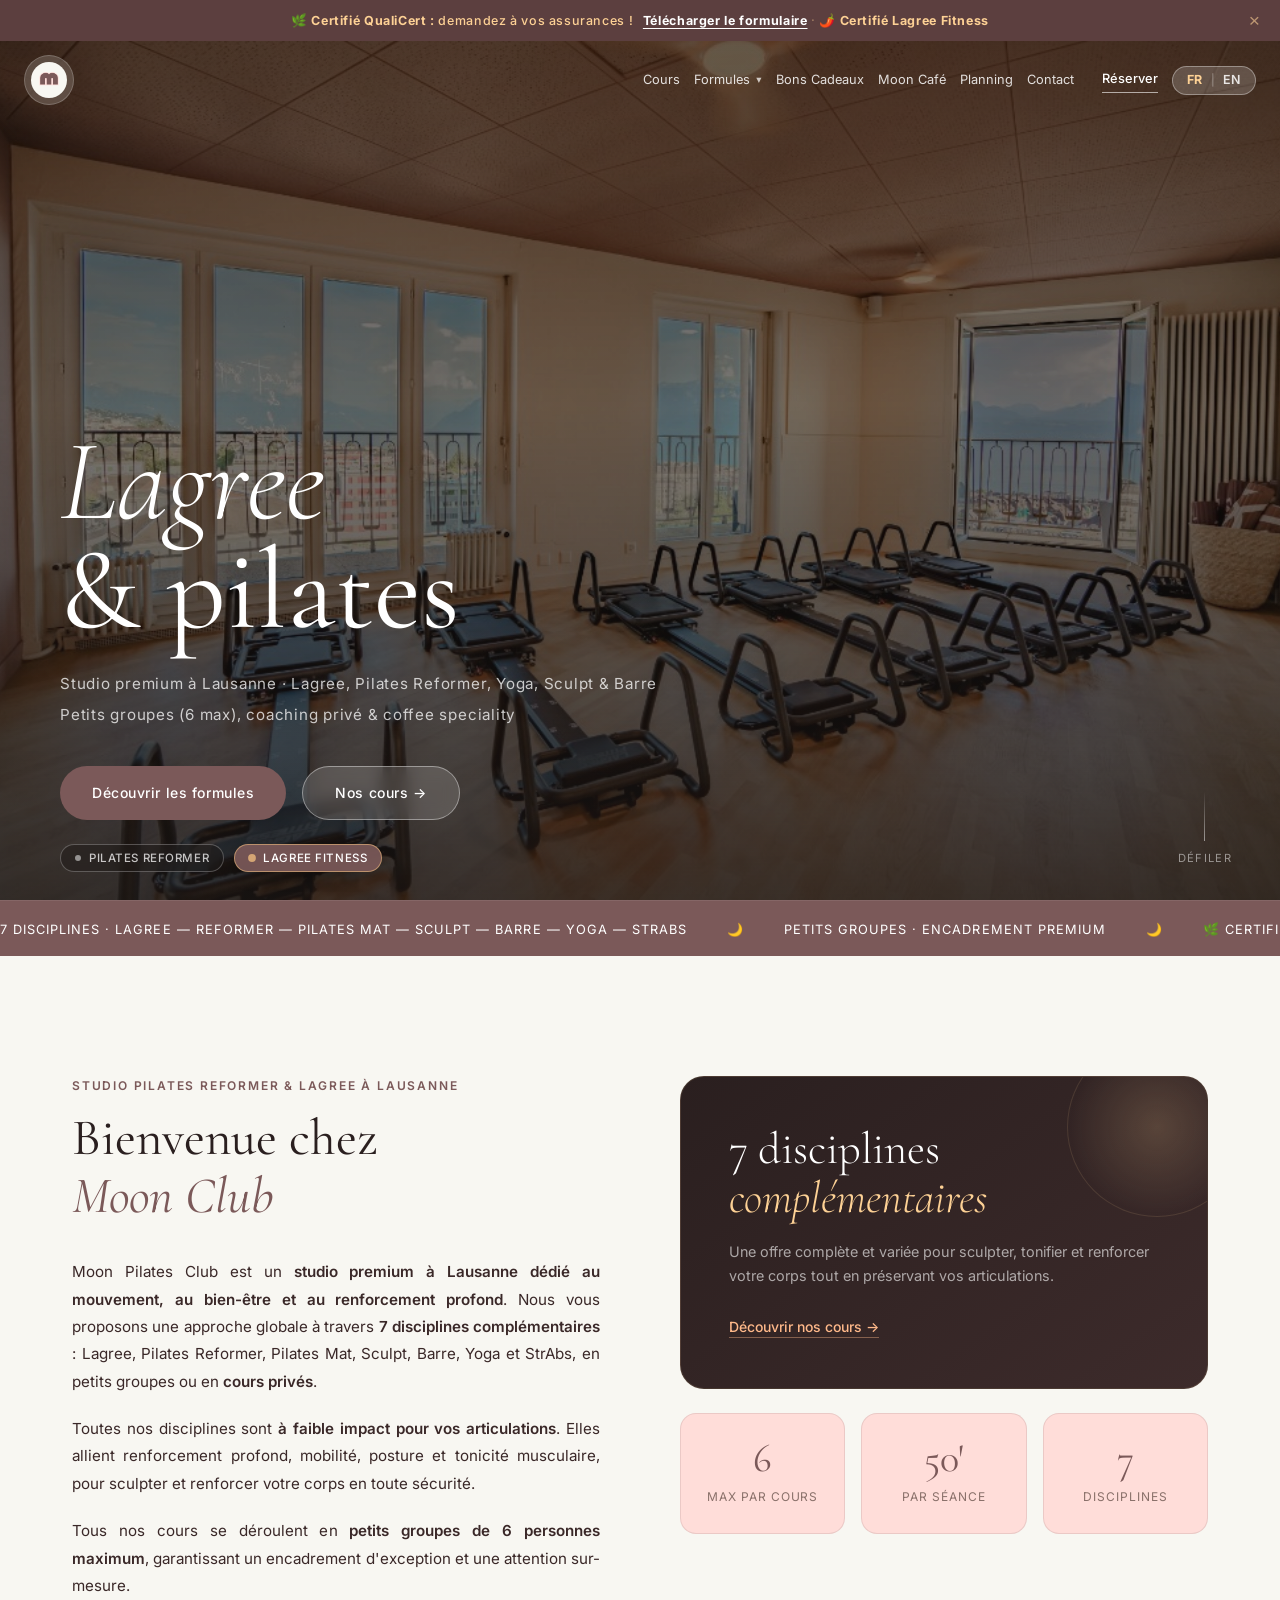
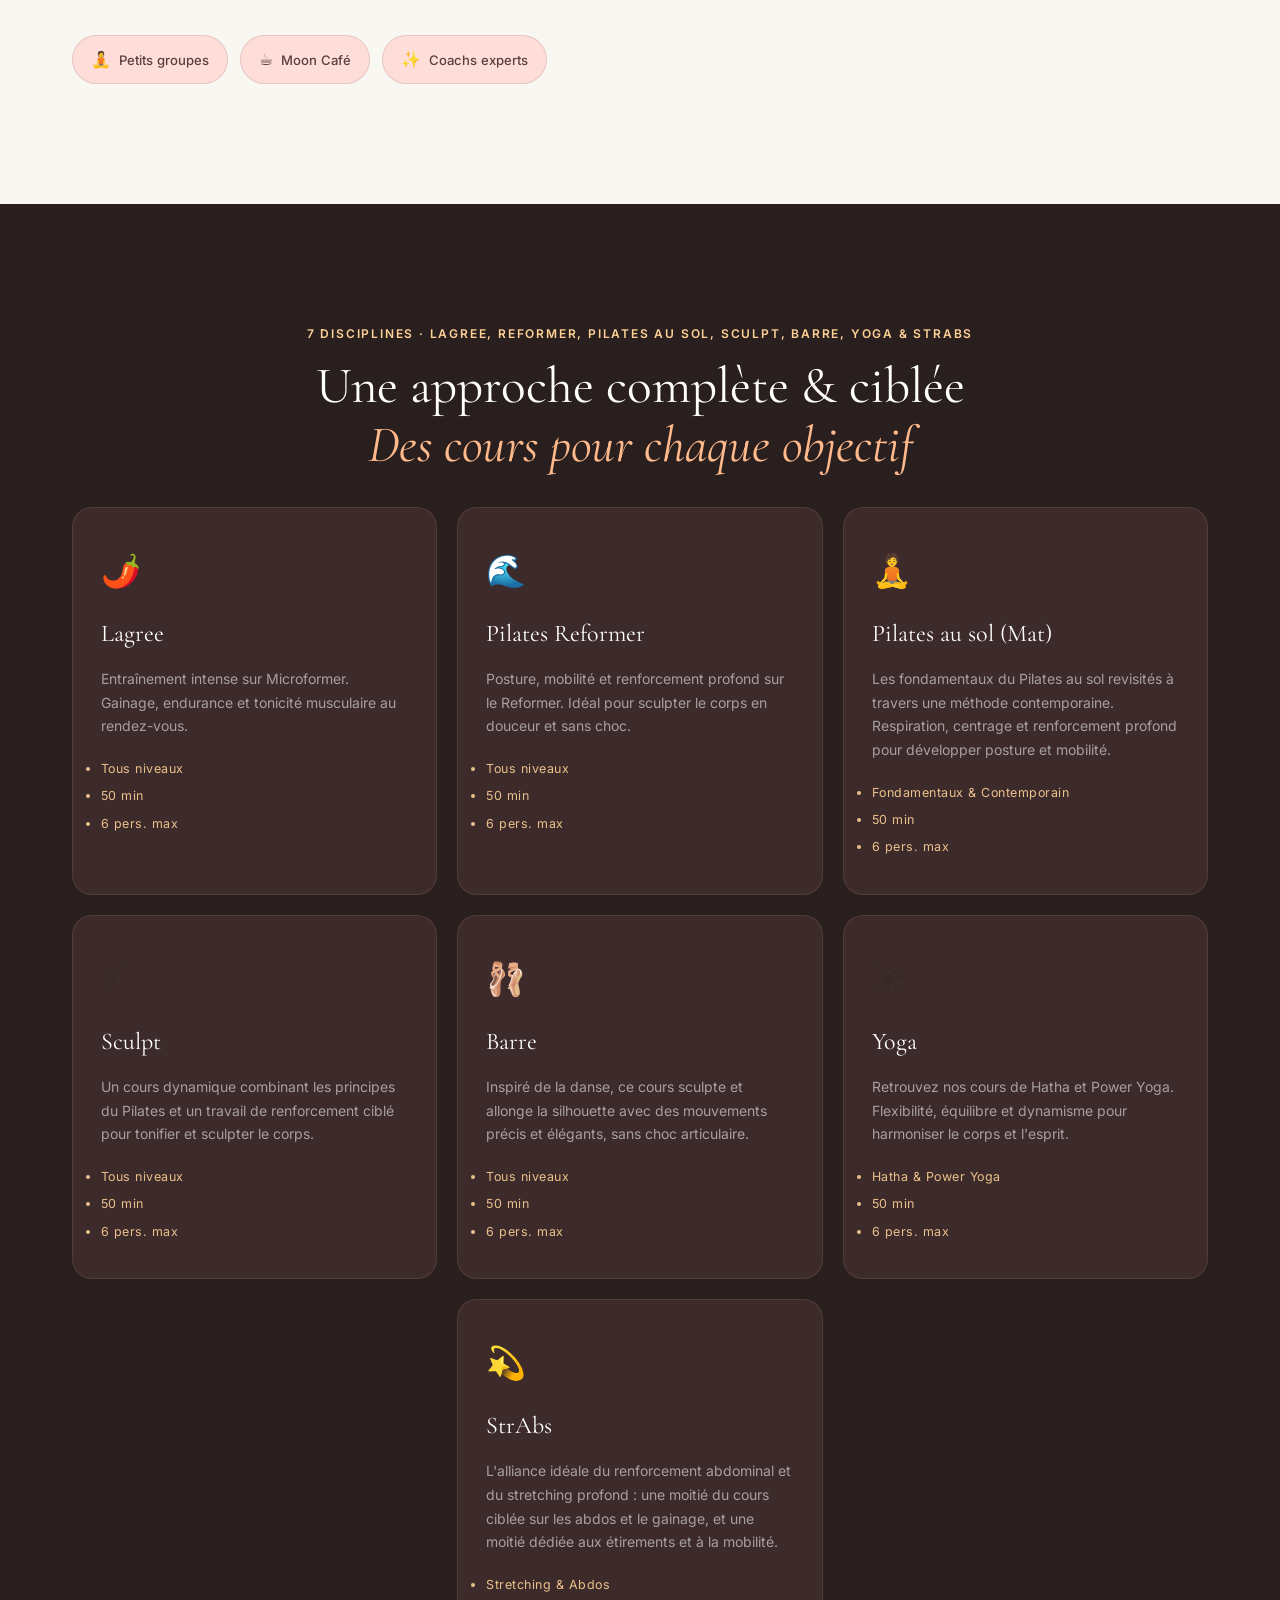
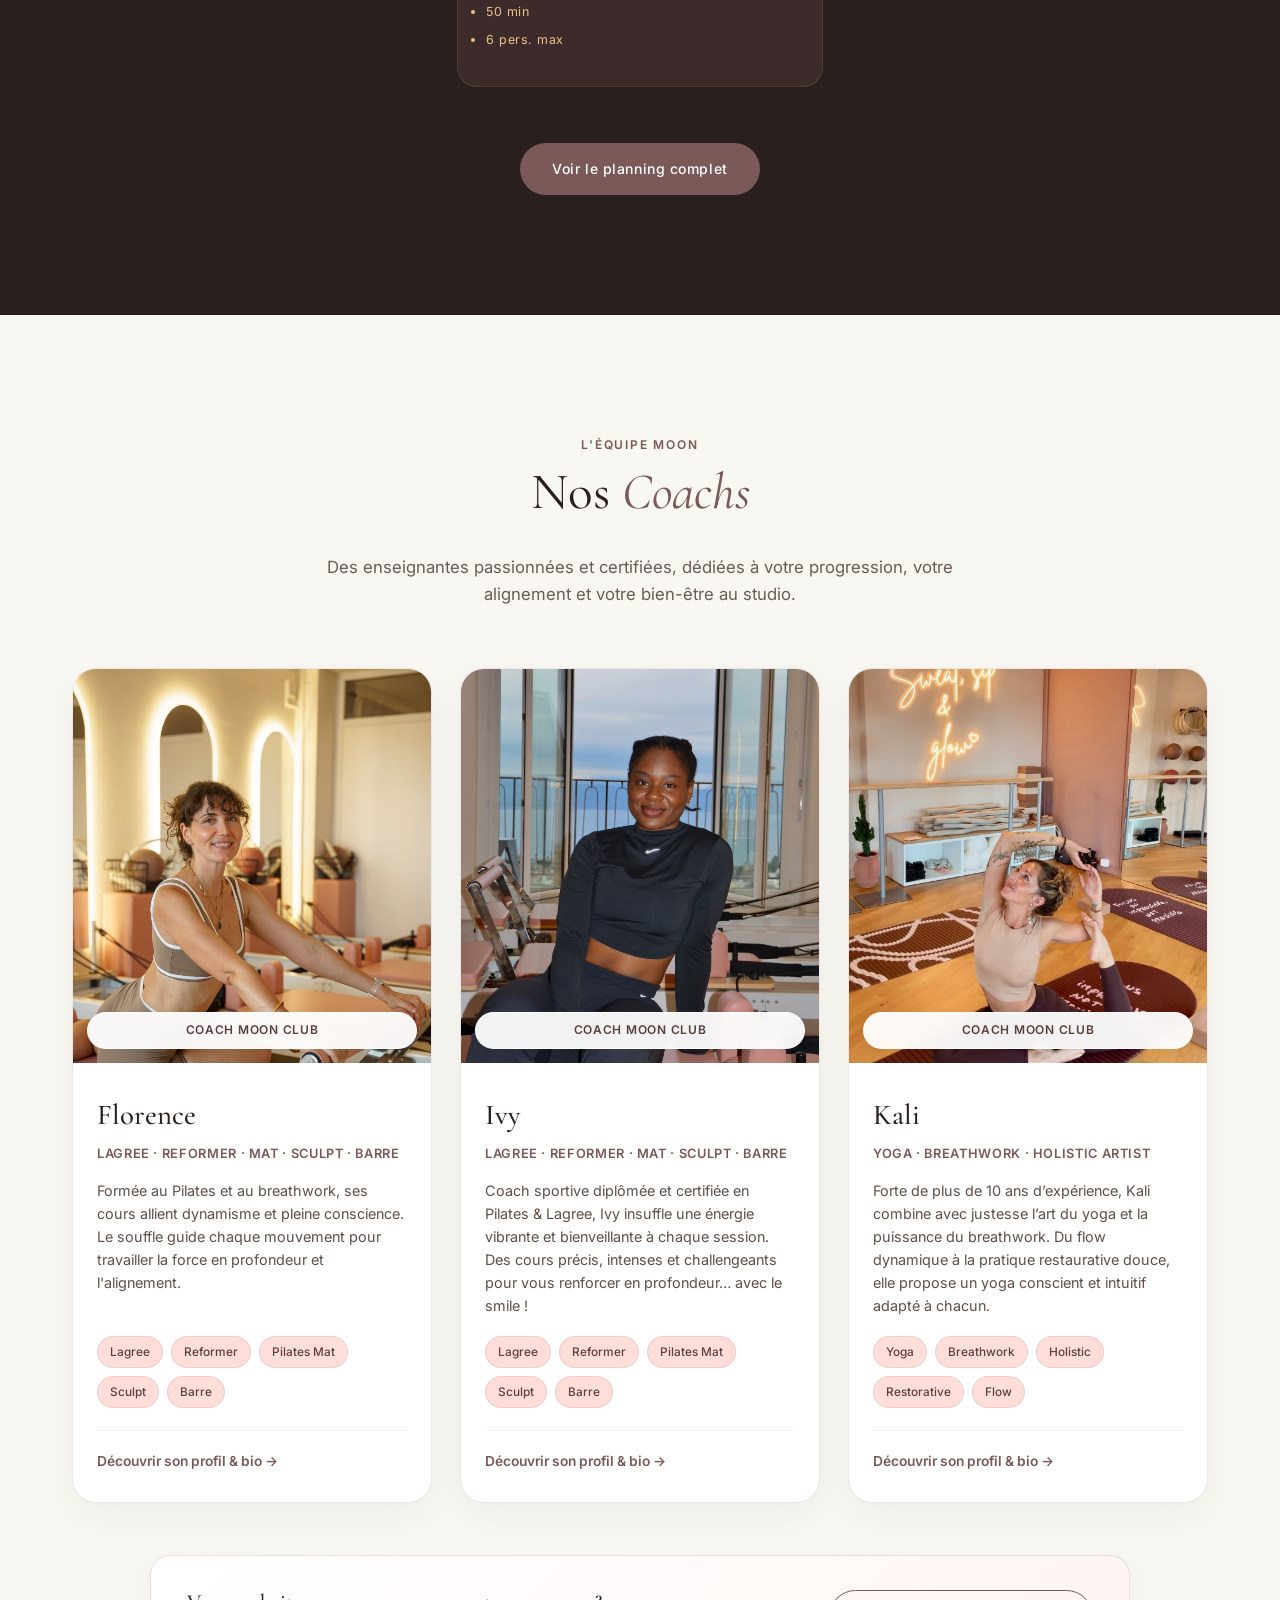
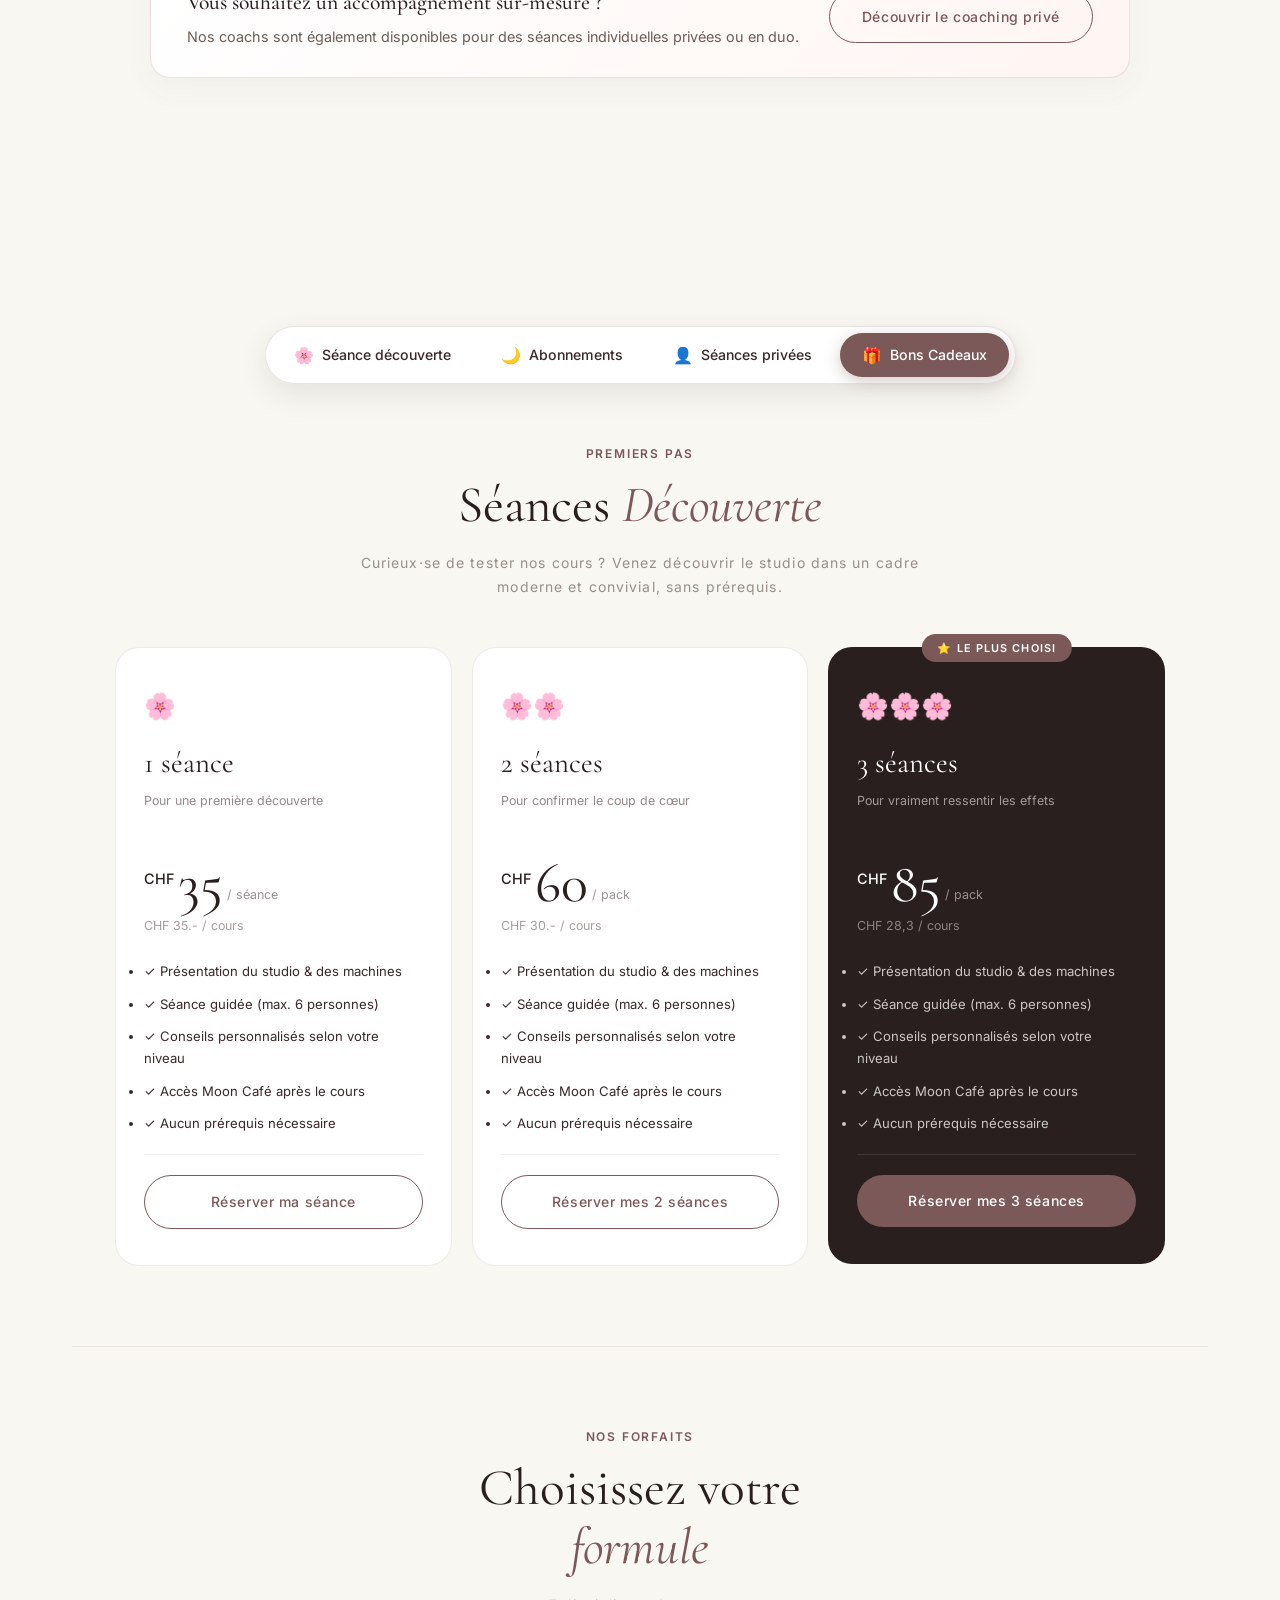
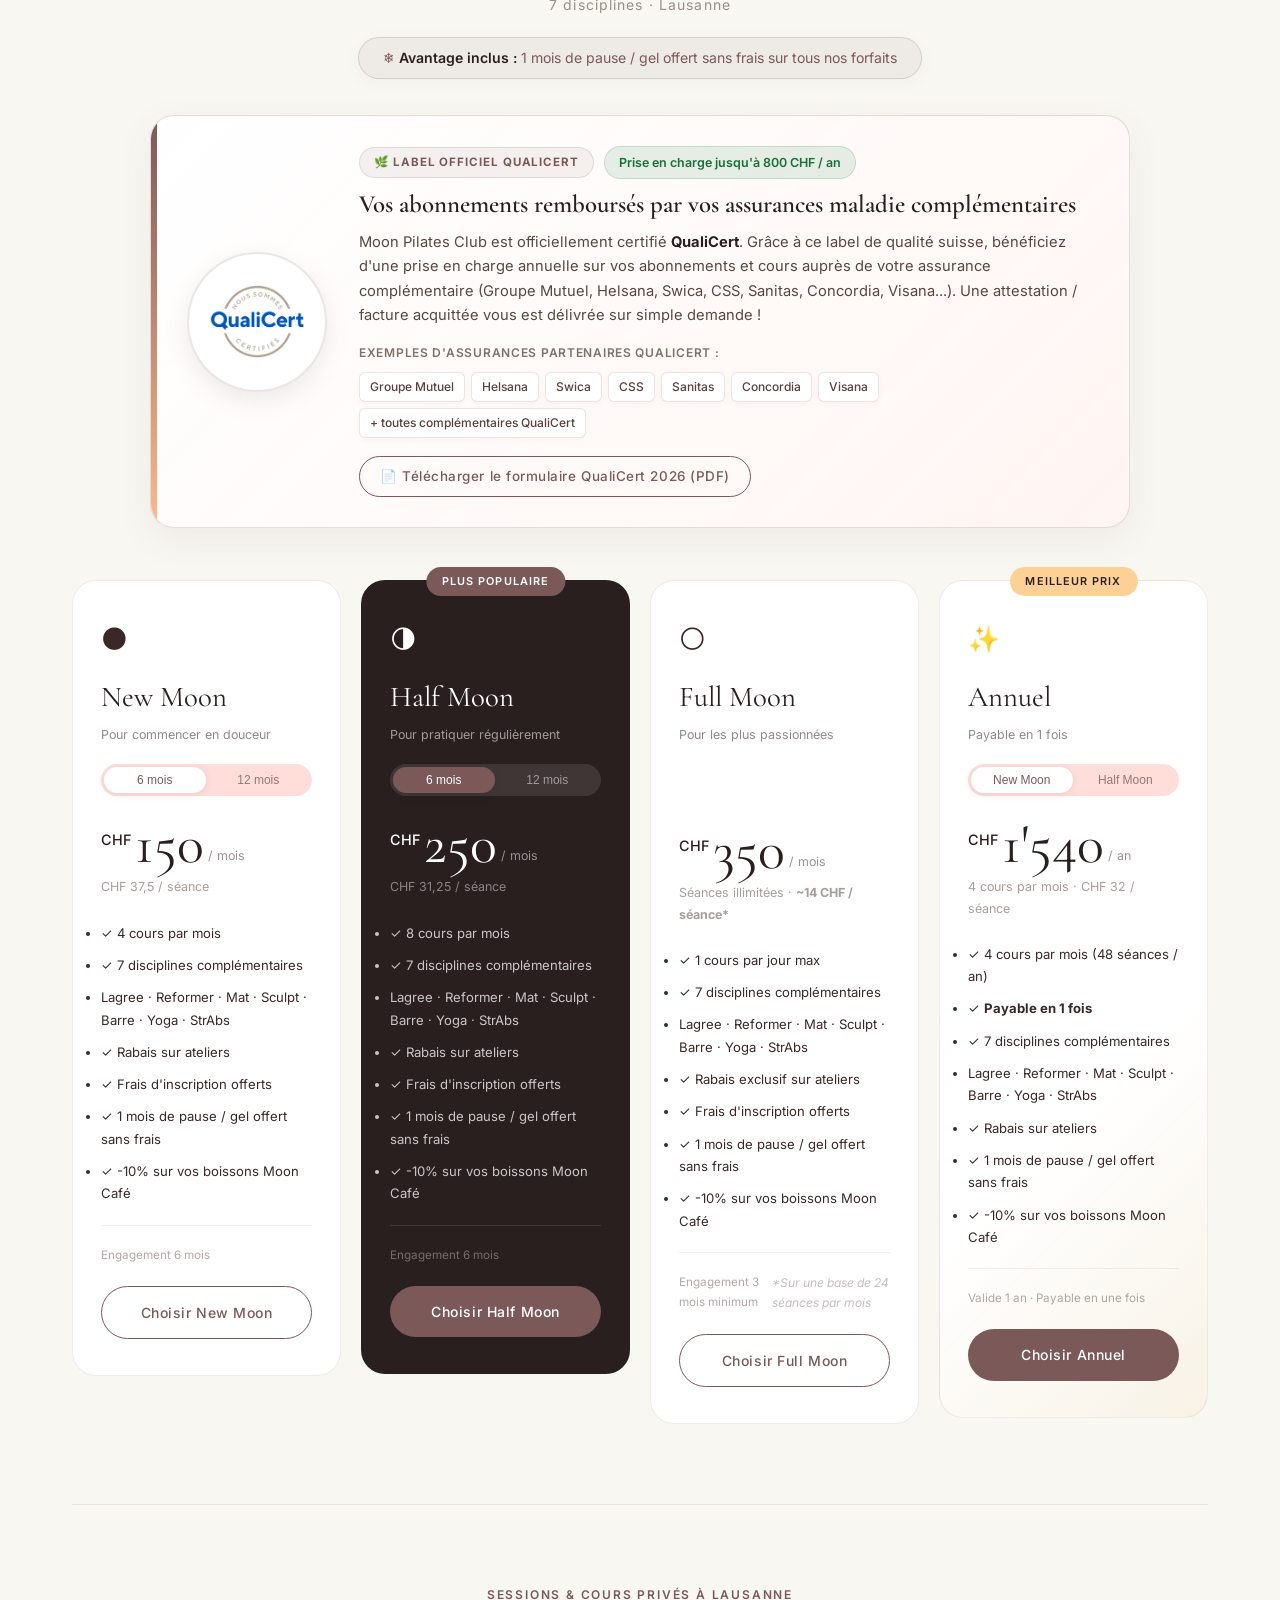
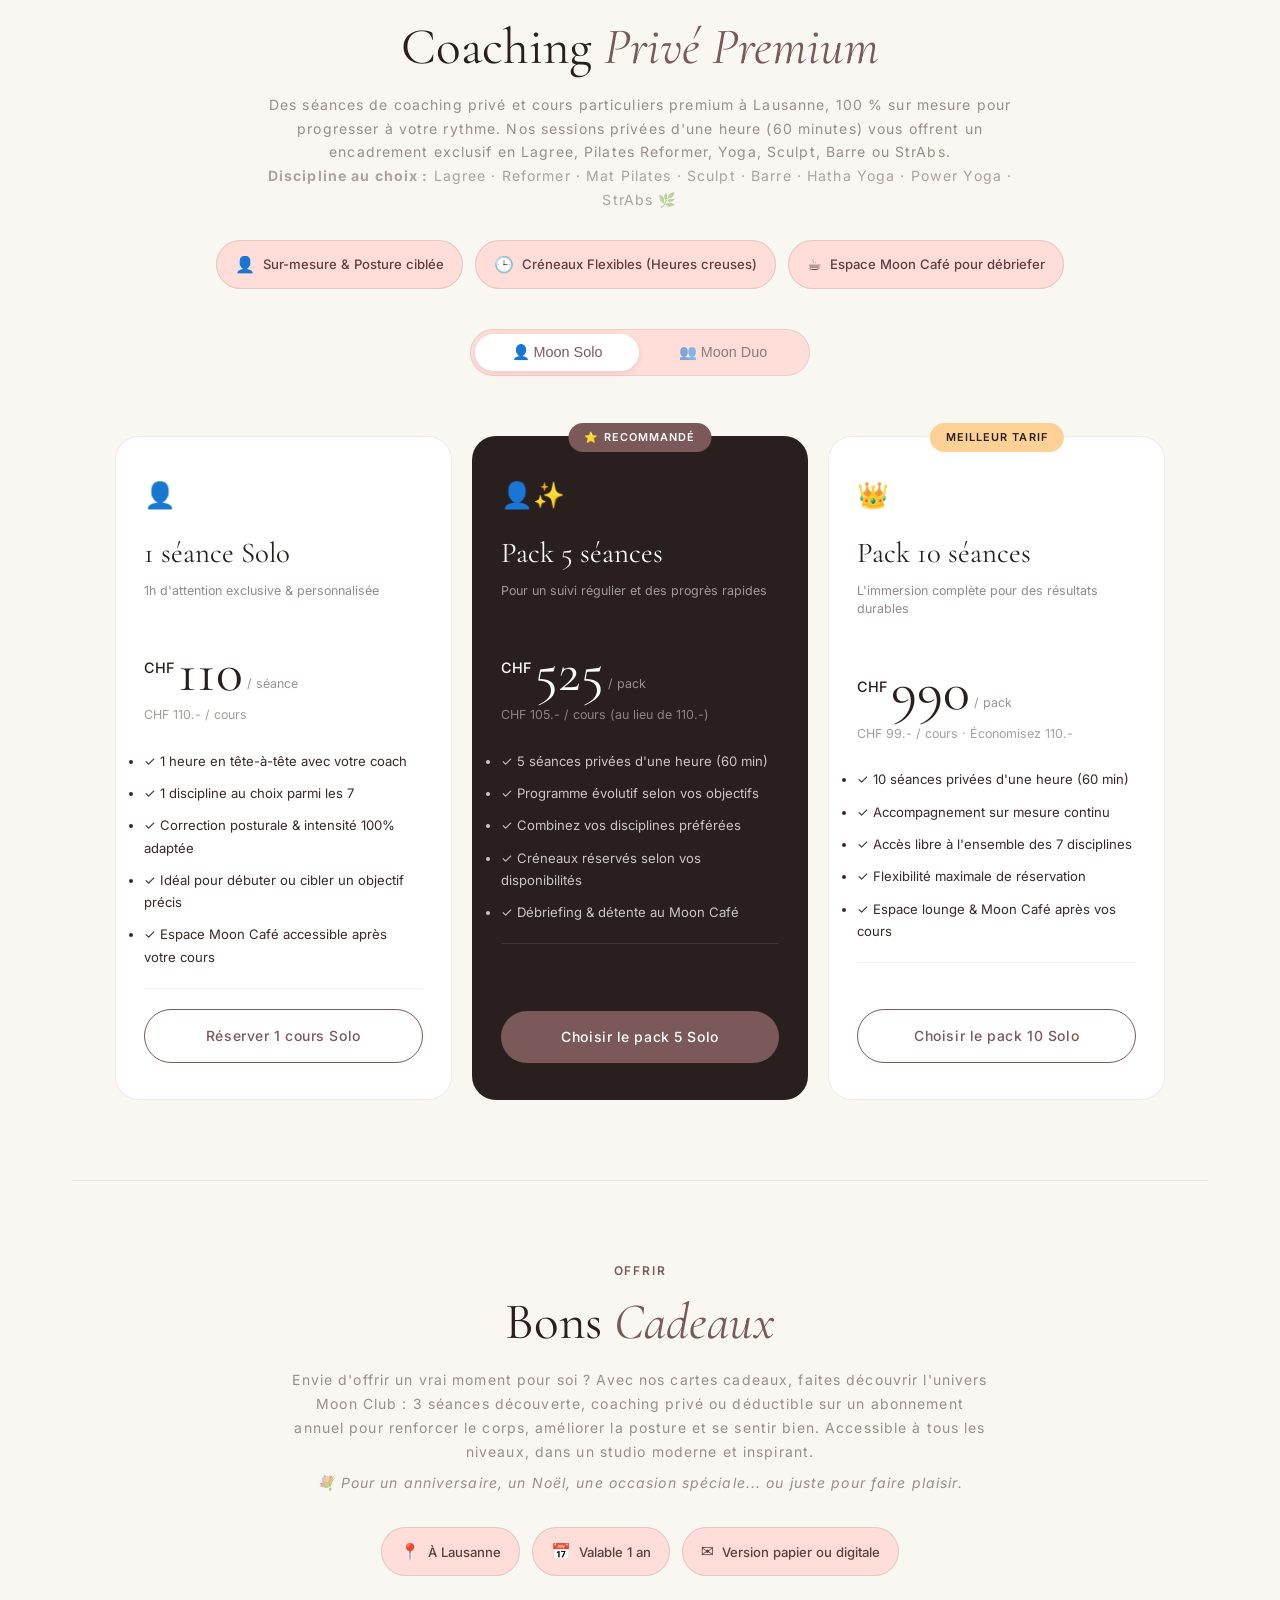
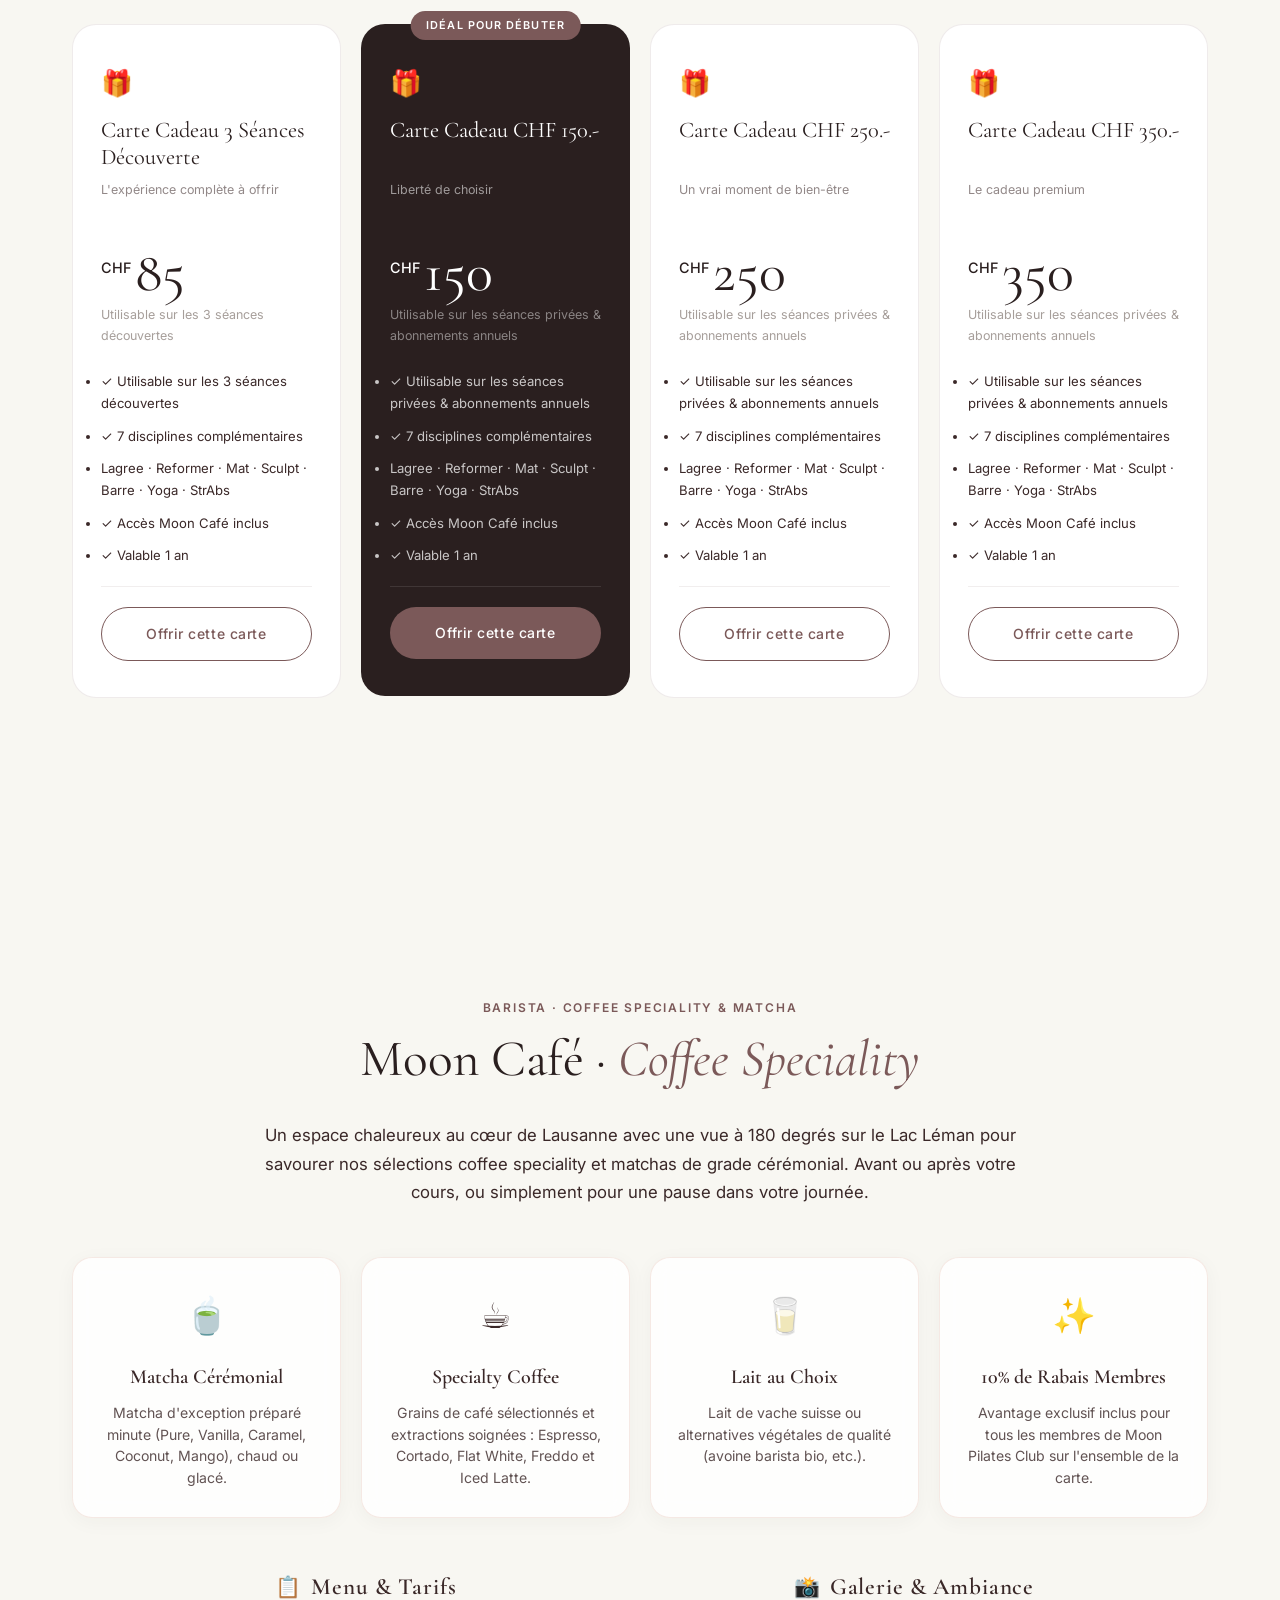
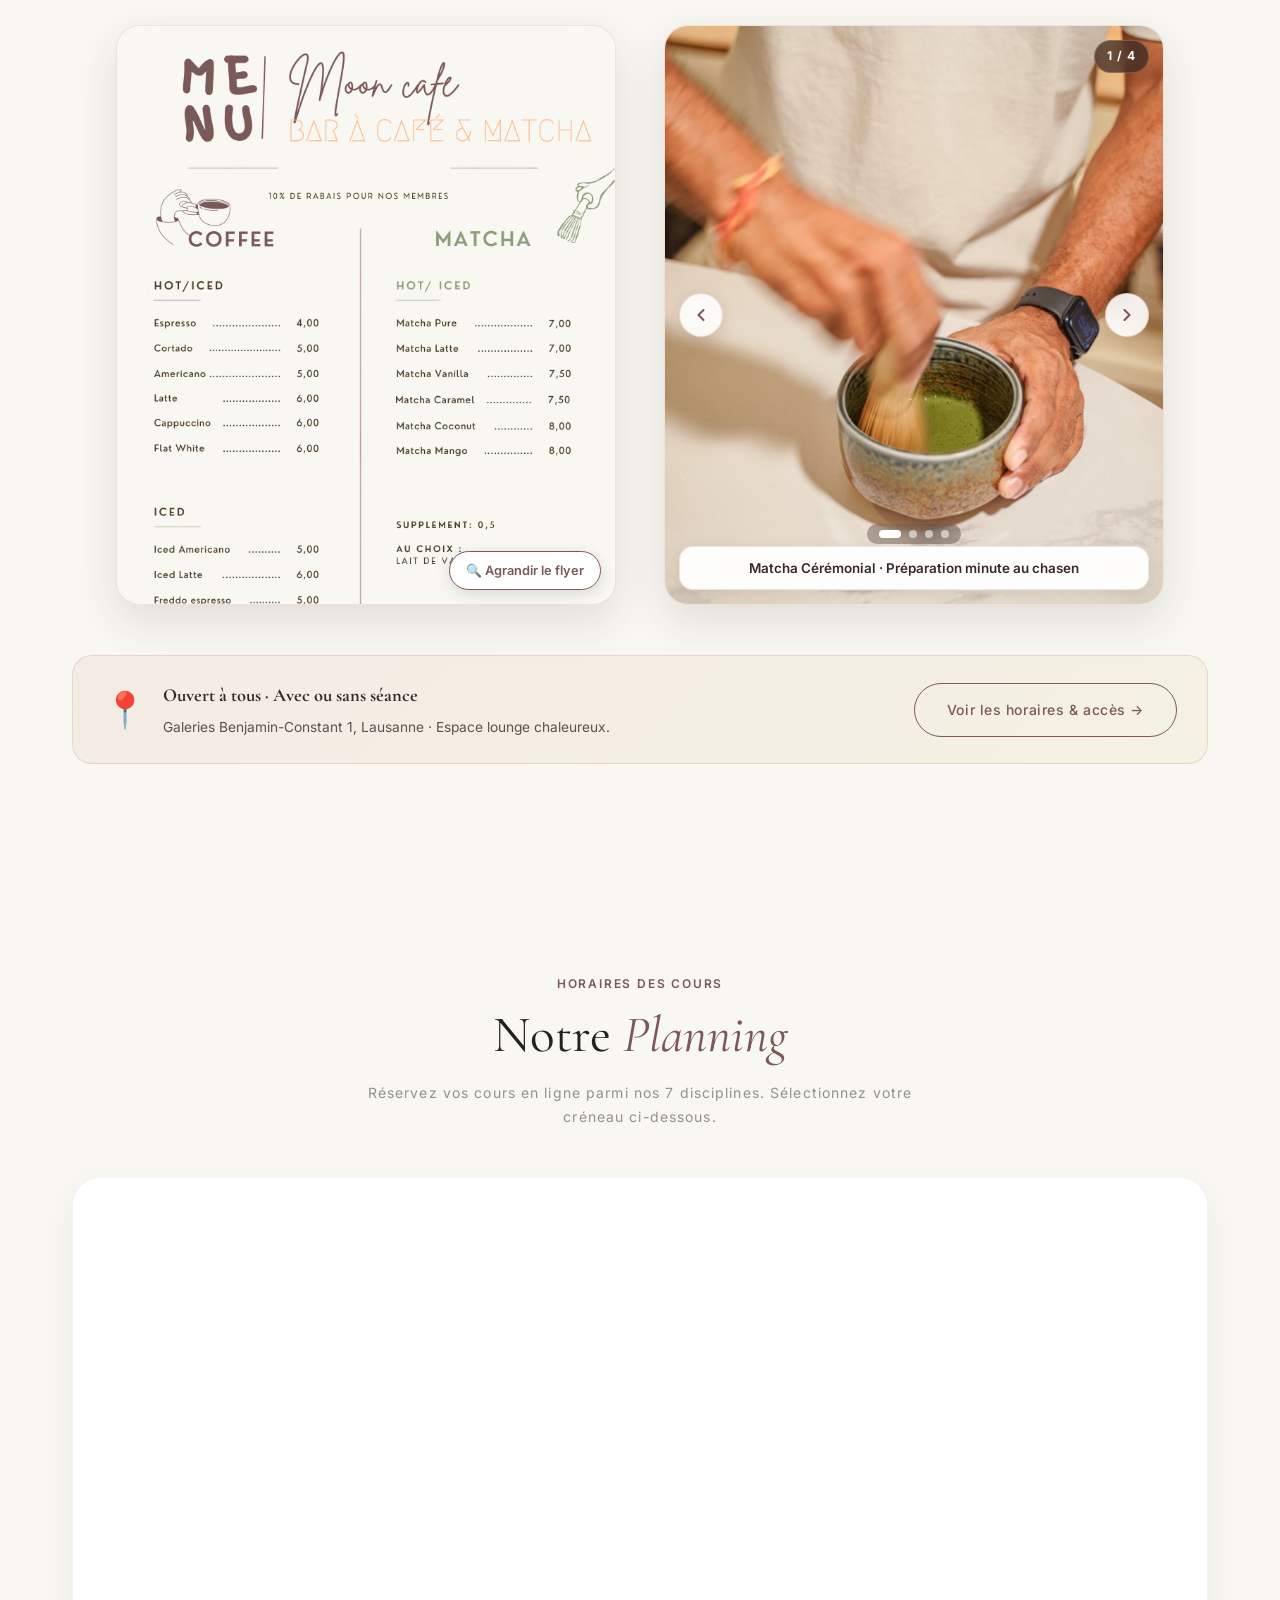
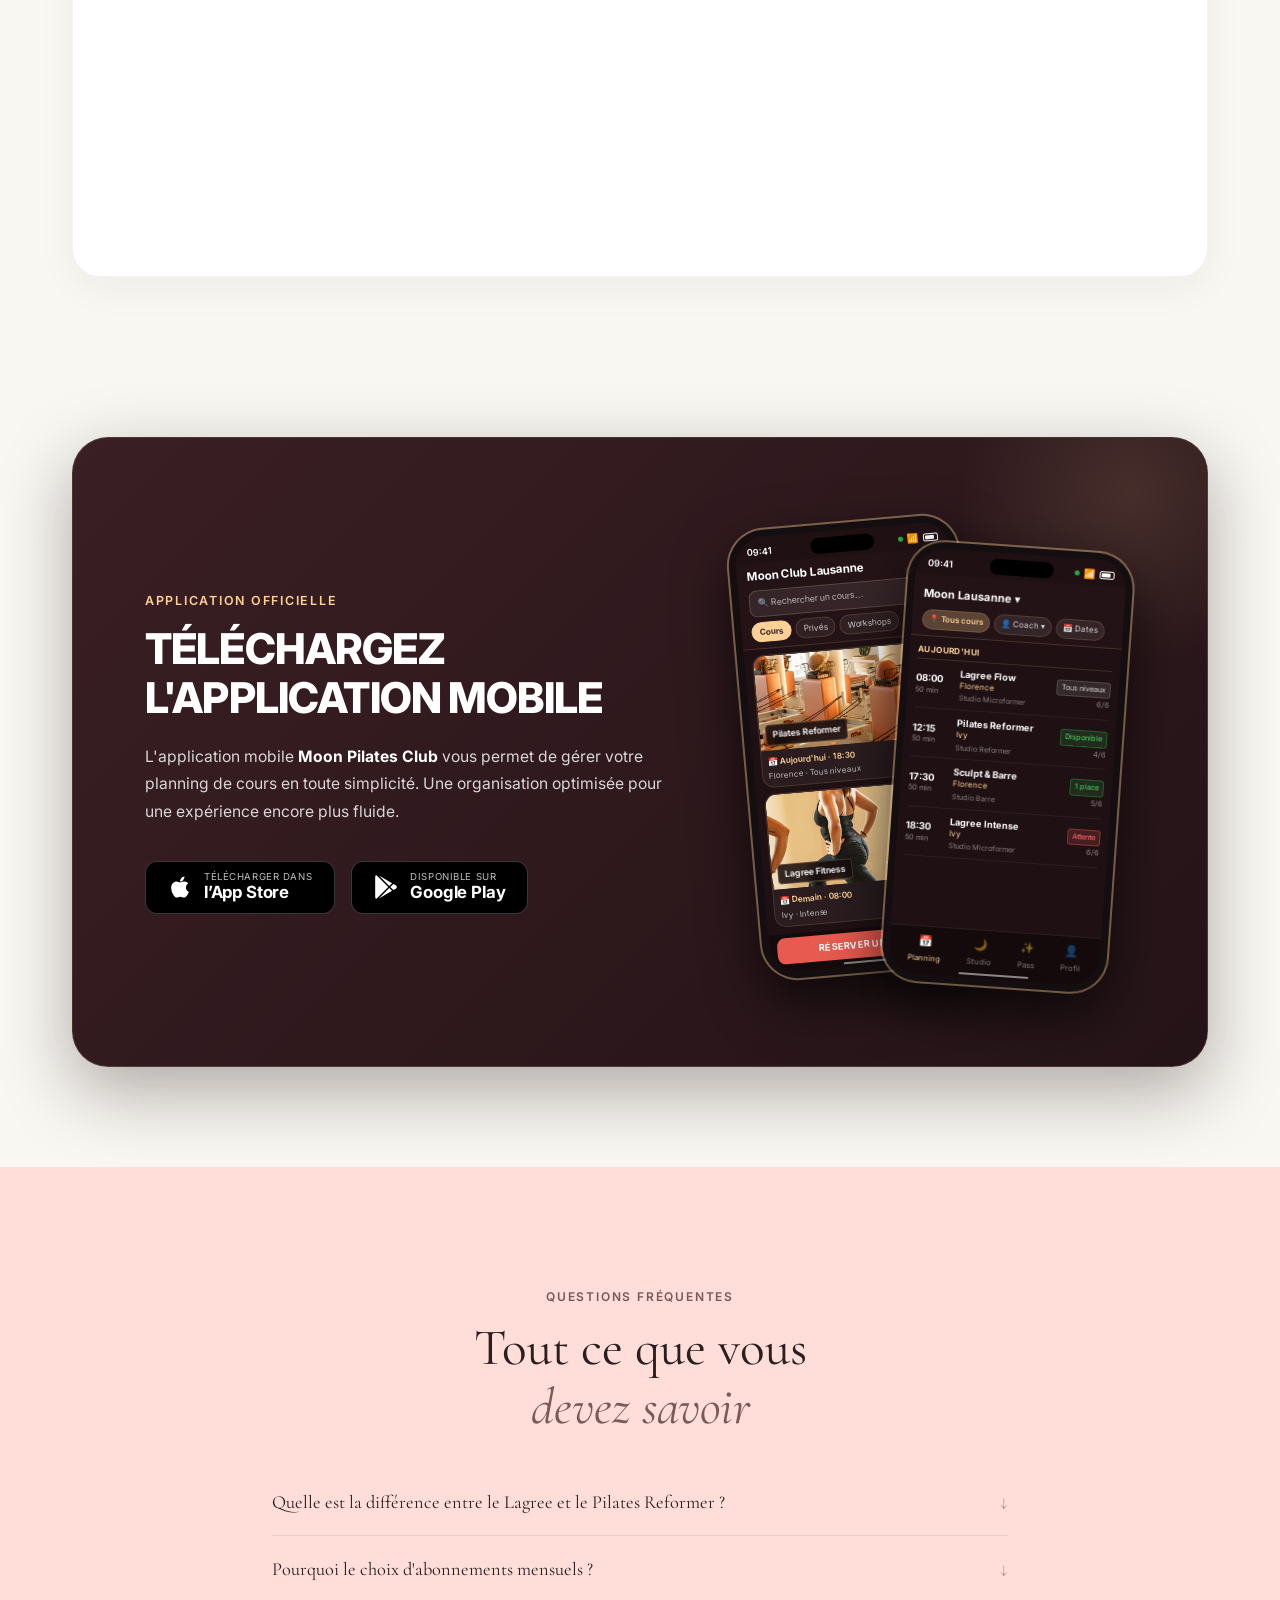
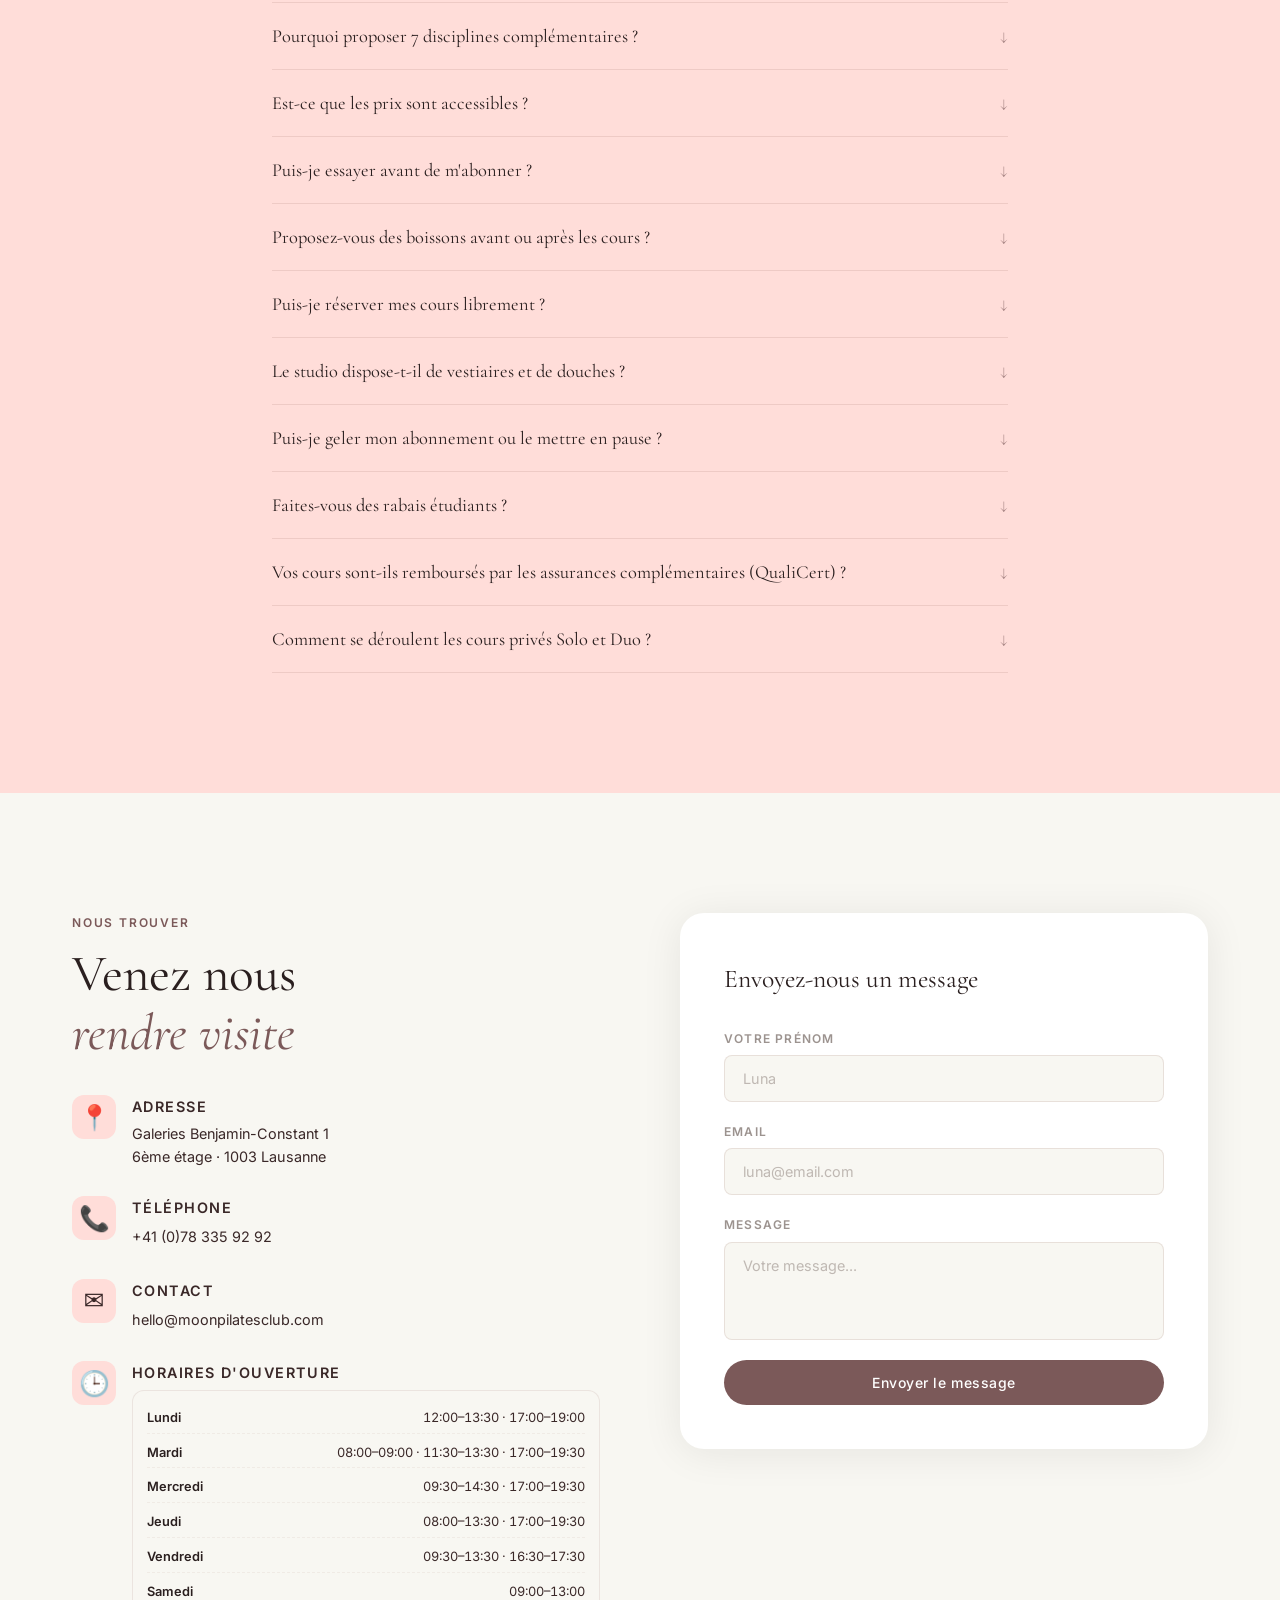
<file: index.html>
<!DOCTYPE html>
<html lang="fr">
<head>
  <meta charset="UTF-8" />
  <meta name="viewport" content="width=device-width, initial-scale=1.0" />
  <title>Moon Pilates Club — Studio Lagree, Pilates Reformer & Yoga à Lausanne</title>
  <meta name="description" content="Studio premium à Lausanne : Lagree, Pilates Reformer, Yoga, Sculpt & Barre. Cours collectifs 6 max & coaching privé sur-mesure. Moon Café & coffee speciality." />
  <meta name="keywords" content="Lagree, Pilates Reformer, Yoga, Pilates, Sculpt, Barre, cours privé, coaching privé, premium, coffee speciality, Lausanne" />
  <meta name="author" content="Moon Pilates Club" />
  <meta name="geo.region" content="CH-VD" />
  <meta name="geo.placename" content="Lausanne" />
  <meta name="geo.position" content="46.5197;6.6323" />
  <meta name="ICBM" content="46.5197, 6.6323" />
  <meta name="robots" content="index, follow" />
  <link rel="canonical" href="https://www.moonpilatesclub.com/" />

  <!-- Open Graph / Facebook -->
  <meta property="og:type" content="website" />
  <meta property="og:url" content="https://www.moonpilatesclub.com/" />
  <meta property="og:site_name" content="Moon Pilates Club Lausanne" />
  <meta property="og:title" content="Moon Pilates Club — Studio Lagree, Pilates Reformer & Yoga à Lausanne" />
  <meta property="og:description" content="Studio premium à Lausanne : Lagree, Pilates Reformer, Yoga, Sculpt, Barre, coaching privé sur-mesure & Moon Café specialty coffee." />
  <meta property="og:image" content="https://www.moonpilatesclub.com/hero.jpg" />
  <meta property="og:locale" content="fr_CH" />

  <!-- Twitter Card -->
  <meta name="twitter:card" content="summary_large_image" />
  <meta name="twitter:url" content="https://www.moonpilatesclub.com/" />
  <meta name="twitter:title" content="Moon Pilates Club — Studio Lagree, Pilates Reformer & Yoga à Lausanne" />
  <meta name="twitter:description" content="Studio premium à Lausanne : Lagree, Pilates Reformer, Yoga, Sculpt, Barre, cours privé & coffee speciality." />
  <meta name="twitter:image" content="https://www.moonpilatesclub.com/hero.jpg" />
  <link rel="preconnect" href="https://fonts.googleapis.com" />
  <link rel="preconnect" href="https://fonts.gstatic.com" crossorigin />
  <link href="https://fonts.googleapis.com/css2?family=Cormorant+Garamond:ital,wght@0,300;0,400;0,500;0,600;1,300;1,400;1,500&family=Inter:wght@300;400;500;600&display=swap" rel="stylesheet" />
  <link rel="stylesheet" href="style.css?v=58" />

  <!-- Bsport Widget SDK -->
  <script id="insert-bsport-widget-cdn">!function (b, s, p, o, r, t) { typeof window.BsportWidget === "undefined" && !document.getElementById("bsport-widget-cdn") && !function () { m = b.createElement(s), m.id = "bsport-widget-cdn", m.src = p, b.getElementsByTagName("head")[0].appendChild(m) }() }(document, "script", "https://cdn.bsport.io/scripts/widget.js")</script>
  <script id="bsport-widget-mount">
      function MountBsportWidget(config, repeat=1) {
          if (repeat > 50) { return }
          if (!window.BsportWidget) {
              return setTimeout(() => {
                  MountBsportWidget(config,repeat+1)
              }, 100 * repeat || 1)
          }
          BsportWidget.mount(config)
      }
  </script>

  <style id="bsport-brand-override">
    /* High Specificity Moon Pilates Brand Styling for Bsport Widget */
    html body #bsport-widget-969829 button,
    html body #bsport-widget-969829 .MuiButton-root,
    html body #bsport-widget-969829 .MuiButton-outlined,
    html body #bsport-widget-969829 .MuiButton-outlinedPrimary,
    html body #bsport-widget-authentication__login_button,
    html body .nav-bsport-login button {
      color: #7B5959 !important;
      border-color: #7B5959 !important;
      border-width: 1.5px !important;
      border-style: solid !important;
      background-color: rgba(123, 89, 89, 0.08) !important;
      border-radius: 20px !important;
      font-family: 'Inter', -apple-system, sans-serif !important;
      font-size: 0.78rem !important;
      font-weight: 600 !important;
      letter-spacing: 0.04em !important;
      text-transform: uppercase !important;
      box-shadow: none !important;
      min-height: 28px !important;
      padding: 5px 14px !important;
      transition: all 0.3s ease !important;
      cursor: pointer !important;
    }

    html body #bsport-widget-969829 svg,
    html body #bsport-widget-969829 .MuiSvgIcon-root,
    html body #bsport-widget-authentication__login_button svg,
    html body #bsport-widget-authentication__login_button .MuiSvgIcon-root {
      color: #7B5959 !important;
      fill: #7B5959 !important;
    }

    html body #bsport-widget-969829 button:hover,
    html body #bsport-widget-969829 .MuiButton-root:hover,
    html body #bsport-widget-969829 .MuiButton-outlinedPrimary:hover,
    html body #bsport-widget-authentication__login_button:hover,
    html body .nav-bsport-login button:hover {
      background-color: #7B5959 !important;
      border-color: #7B5959 !important;
      color: #FFFFFF !important;
      transform: translateY(-1px);
    }

    html body #bsport-widget-969829 button:hover svg,
    html body #bsport-widget-authentication__login_button:hover svg {
      color: #FFFFFF !important;
      fill: #FFFFFF !important;
    }

    /* Transparent top header state */
    html body .nav:not(.scrolled) #bsport-widget-969829 button,
    html body .nav:not(.scrolled) #bsport-widget-authentication__login_button {
      color: #FFFFFF !important;
      border-color: rgba(255, 255, 255, 0.65) !important;
      background-color: rgba(255, 255, 255, 0.12) !important;
    }
    html body .nav:not(.scrolled) #bsport-widget-969829 svg,
    html body .nav:not(.scrolled) #bsport-widget-authentication__login_button svg {
      color: #FFFFFF !important;
      fill: #FFFFFF !important;
    }

    html body .nav:not(.scrolled) #bsport-widget-969829 button:hover,
    html body .nav:not(.scrolled) #bsport-widget-authentication__login_button:hover {
      background-color: #7B5959 !important;
      border-color: #7B5959 !important;
      color: #FFFFFF !important;
    }

    /* Mobile drawer open state */
    html body .nav-links.open #bsport-widget-969829 button,
    html body .nav-links.open #bsport-widget-authentication__login_button {
      color: #7B5959 !important;
      border-color: #7B5959 !important;
      background-color: rgba(123, 89, 89, 0.08) !important;
    }
    html body .nav-links.open #bsport-widget-969829 svg,
    html body .nav-links.open #bsport-widget-authentication__login_button svg {
      color: #7B5959 !important;
      fill: #7B5959 !important;
    }
  </style>
  <!-- Structured Data / JSON-LD for Local SEO -->
  <script type="application/ld+json">
  {
    "@context": "https://schema.org",
    "@type": ["HealthClub", "SportsActivityLocation", "CafeOrCoffeeShop"],
    "@id": "https://www.moonpilatesclub.com/#studio",
    "name": "Moon Pilates Club",
    "alternateName": ["Moon Pilates Lausanne", "Moon Club"],
    "url": "https://www.moonpilatesclub.com/",
    "logo": "https://www.moonpilatesclub.com/logo.png",
    "image": [
      "https://www.moonpilatesclub.com/hero.jpg",
      "https://www.moonpilatesclub.com/cafe-lounge.jpg"
    ],
    "description": "Studio premium à Lausanne spécialisé en Lagree Fitness, Pilates Reformer, Yoga, Sculpt, Barre, cours collectifs en petits groupes de 6 et coaching privé sur-mesure. Espace Moon Café avec specialty coffee.",
    "telephone": "+41783359292",
    "email": "hello@moonpilatesclub.com",
    "priceRange": "$$",
    "currenciesAccepted": "CHF",
    "paymentAccepted": "Cash, Credit Card, TWINT",
    "address": {
      "@type": "PostalAddress",
      "streetAddress": "Galeries Benjamin-Constant 1, 6ème étage",
      "addressLocality": "Lausanne",
      "postalCode": "1003",
      "addressCountry": "CH"
    },
    "geo": {
      "@type": "GeoCoordinates",
      "latitude": 46.5197,
      "longitude": 6.6323
    },
    "hasMap": "https://maps.google.com/maps?q=GJ9P%2BPR%20Lausanne,%20Suisse",
    "sameAs": [
      "https://www.instagram.com/moon.pilates.club/"
    ],
    "keywords": "Lagree, Pilates Reformer, Yoga, Pilates, Sculpt, Barre, cours privé, coaching privé, premium, coffee speciality, Lausanne",
    "openingHoursSpecification": [
      {
        "@type": "OpeningHoursSpecification",
        "dayOfWeek": ["Monday"],
        "opens": "12:00",
        "closes": "13:30"
      },
      {
        "@type": "OpeningHoursSpecification",
        "dayOfWeek": ["Monday"],
        "opens": "17:00",
        "closes": "19:00"
      },
      {
        "@type": "OpeningHoursSpecification",
        "dayOfWeek": ["Tuesday"],
        "opens": "08:00",
        "closes": "09:00"
      },
      {
        "@type": "OpeningHoursSpecification",
        "dayOfWeek": ["Tuesday"],
        "opens": "11:30",
        "closes": "13:30"
      },
      {
        "@type": "OpeningHoursSpecification",
        "dayOfWeek": ["Tuesday"],
        "opens": "17:00",
        "closes": "19:30"
      },
      {
        "@type": "OpeningHoursSpecification",
        "dayOfWeek": ["Wednesday"],
        "opens": "09:30",
        "closes": "14:30"
      },
      {
        "@type": "OpeningHoursSpecification",
        "dayOfWeek": ["Wednesday"],
        "opens": "17:00",
        "closes": "19:30"
      },
      {
        "@type": "OpeningHoursSpecification",
        "dayOfWeek": ["Thursday"],
        "opens": "08:00",
        "closes": "13:30"
      },
      {
        "@type": "OpeningHoursSpecification",
        "dayOfWeek": ["Thursday"],
        "opens": "17:00",
        "closes": "19:30"
      },
      {
        "@type": "OpeningHoursSpecification",
        "dayOfWeek": ["Friday"],
        "opens": "09:30",
        "closes": "13:30"
      },
      {
        "@type": "OpeningHoursSpecification",
        "dayOfWeek": ["Friday"],
        "opens": "16:30",
        "closes": "17:30"
      },
      {
        "@type": "OpeningHoursSpecification",
        "dayOfWeek": ["Saturday"],
        "opens": "09:00",
        "closes": "13:00"
      }
    ],
    "hasOfferCatalog": {
      "@type": "OfferCatalog",
      "name": "Disciplines & Prestations Moon Pilates Club",
      "itemListElement": [
        {
          "@type": "Offer",
          "itemOffered": {
            "@type": "Service",
            "name": "Lagree Fitness Lausanne",
            "description": "Entraînement de haute intensité et faible impact sur machine Microformer."
          }
        },
        {
          "@type": "Offer",
          "itemOffered": {
            "@type": "Service",
            "name": "Pilates Reformer Lausanne",
            "description": "Séances de Pilates Reformer en petits groupes de 6 ou coaching privé pour sculpter et renforcer le corps."
          }
        },
        {
          "@type": "Offer",
          "itemOffered": {
            "@type": "Service",
            "name": "Yoga Lausanne (Hatha & Power Yoga)",
            "description": "Pratique du Yoga pour harmoniser souffle, force et souplesse."
          }
        },
        {
          "@type": "Offer",
          "itemOffered": {
            "@type": "Service",
            "name": "Pilates Sculpt",
            "description": "Renforcement musculaire ciblé et tonification de la silhouette."
          }
        },
        {
          "@type": "Offer",
          "itemOffered": {
            "@type": "Service",
            "name": "Barre Fitness",
            "description": "Mouvements précis inspirés de la danse pour galber le corps."
          }
        },
        {
          "@type": "Offer",
          "itemOffered": {
            "@type": "Service",
            "name": "StrAbs",
            "description": "Cours combinant une partie d'abdos intenses et une partie de stretching profond pour renforcer et assouplir le corps."
          }
        },
        {
          "@type": "Offer",
          "itemOffered": {
            "@type": "Service",
            "name": "Coaching Privé & Cours Privé Premium",
            "description": "Sessions privées exclusives 100% sur-mesure d'une heure (60 minutes) en Solo ou Duo."
          }
        },
        {
          "@type": "Offer",
          "itemOffered": {
            "@type": "Service",
            "name": "Moon Café · Coffee Speciality & Matcha Bar",
            "description": "Barista specialty coffee et matcha cérémonial avec vue panoramique sur le lac."
          }
        }
      ]
    }
  }
  </script>
  <!-- FAQPage Schema.org Structured Data -->
  <script type="application/ld+json">
  {
    "@context": "https://schema.org",
    "@type": "FAQPage",
    "mainEntity": [
      {
        "@type": "Question",
        "name": "Quelle est la différence entre le Lagree et le Pilates Reformer ?",
        "acceptedAnswer": {
          "@type": "Answer",
          "text": "Le Pilates Reformer se concentre sur l'alignement postural, le renforcement des muscles profonds et le contrôle moteur à un rythme posé. La méthode Lagree est un entraînement athlétique High Intensity, Low Impact sur Microformer exécuté sous tension continue ultra-lente pour sculpter et brûler des calories sans choc articulaire. Moon Pilates Club à Lausanne réunit les deux disciplines au sein de son studio."
        }
      },
      {
        "@type": "Question",
        "name": "Pourquoi proposer 7 disciplines complémentaires chez Moon Club ?",
        "acceptedAnswer": {
          "@type": "Answer",
          "text": "Lagree, Pilates Reformer, Pilates Mat, Sculpt, Barre, Yoga et StrAbs ont été sélectionnés pour leur complémentarité : renforcement profond, tonicité, posture, souplesse et mobilité en petits groupes de 6 maximum."
        }
      },
      {
        "@type": "Question",
        "name": "Vos cours sont-ils remboursés par les assurances complémentaires (QualiCert) ?",
        "acceptedAnswer": {
          "@type": "Answer",
          "text": "Oui, absolument ! Moon Pilates Club est officiellement certifié QualiCert. Grâce à cette labellisation de qualité reconnue en Suisse, la majorité des assurances maladie complémentaires remboursent une partie de vos abonnements ou packs de cours (généralement entre 200 et 800 CHF par an selon votre contrat). Une attestation de fréquentation / facture acquittée vous est délivrée sur simple demande pour votre remboursement."
        }
      }
    ]
  }
  </script>
</head>
<body>

  <!-- SITE HEADER (fixed) -->
  <div class="site-header" id="site-header">

    <!-- ANNOUNCEMENT BAR -->
    <div class="announcement-bar" id="announcement-bar">
      <div class="announcement-inner">
        <span data-i18n-html="announcement_text">🌿 <strong>Certifié QualiCert :</strong> demandez à vos assurances ! <a href="formulaire-qualicert-2026.pdf" target="_blank" download class="announcement-link">Télécharger le formulaire</a> <span class="separator">·</span> 🌶️ <strong>Certifié Lagree Fitness</strong></span>
      </div>
      <button class="announcement-close" id="announcement-close" aria-label="Fermer">×</button>
    </div>

    <!-- NAVIGATION -->
    <nav class="nav" id="navbar">
      <a href="#hero" class="nav-logo">
        <img src="logo.png?v=2" alt="Moon Pilates Club Logo" class="nav-logo-img" />
      </a>
      <div class="nav-links" id="nav-links">
        <a href="#cours" class="nav-link" data-i18n="nav_cours">Cours</a>
        <div class="nav-dropdown" id="nav-dropdown-formules">
          <a href="#tarifs" class="nav-link nav-dropdown-trigger" id="dropdown-trigger-formules">
            <span data-i18n="nav_forfaits">Formules</span><span class="nav-arrow">▾</span>
          </a>
          <div class="nav-dropdown-content" id="nav-dropdown-menu">
            <a href="#decouverte" class="dropdown-item">
              <span class="dropdown-icon">🌸</span>
              <span class="dropdown-text" data-i18n="nav_sub_decouverte">Séance découverte</span>
            </a>
            <a href="#forfaits" class="dropdown-item">
              <span class="dropdown-icon">🌙</span>
              <span class="dropdown-text" data-i18n="nav_sub_abonnements">Abonnements</span>
            </a>
            <a href="#prives" class="dropdown-item">
              <span class="dropdown-icon">👤</span>
              <span class="dropdown-text" data-i18n="nav_sub_prives">Séances privées</span>
            </a>
          </div>
        </div>
        <a href="#cadeaux" class="nav-link" data-i18n="nav_cadeaux">Bons Cadeaux</a>
        <a href="#mooncafe" class="nav-link" data-i18n="nav_cafe">Moon Café</a>
        <a href="#planning" class="nav-link" data-i18n="nav_planning">Planning</a>
        <a href="#contact" class="nav-link" data-i18n="nav_contact">Contact</a>
        <div class="nav-bsport-login" id="nav-bsport-login">
          <div id="bsport-widget-969829"></div>
        </div>
        <script>
          MountBsportWidget({
            "parentElement": "bsport-widget-969829",
            "companyId": 4466,
            "franchiseId": null,
            "dialogMode": 1,
            "widgetType": "loginButton", 
            "showFab": false,
            "fullScreenPopup": false,
            "styles": "#bsport-widget-authentication__login_button { color: #C47052 !important; border: 1.5px solid #C47052 !important; font-family: inherit !important; border-radius: 20px !important; text-transform: uppercase !important; font-weight: 600 !important; } #bsport-widget-authentication__login_button:hover { background-color: #C47052 !important; color: #ffffff !important; border-color: #C47052 !important; }",
            "config": {
              "loginButton": { "openMemberProfile": true }
            }  
          });
        </script>
        <a href="#planning" class="nav-cta" id="nav-reserver" data-i18n="nav_reserver">Réserver</a>
        <div class="lang-switch" id="lang-switch">
          <button type="button" class="lang-btn active" data-lang="fr">FR</button>
          <span class="lang-divider">|</span>
          <button type="button" class="lang-btn" data-lang="en">EN</button>
        </div>
      </div>
      <button class="nav-hamburger" id="nav-hamburger" aria-label="Menu">
        <span></span><span></span><span></span>
      </button>
    </nav>

  </div><!-- /site-header -->

  <!-- HERO -->
  <section class="hero" id="hero">
    <div class="hero-bg" id="hero-slider">
      <div class="hero-slide active" data-discipline="reformer">
        <img src="hero.jpg?v=4" alt="Studio Pilates Reformer Moon Club Lausanne" class="hero-img" />
      </div>
      <div class="hero-slide" data-discipline="lagree">
        <img src="lagree-hero.jpg?v=2" alt="Studio Lagree Fitness Moon Club Lausanne" class="hero-img hero-img-lagree" />
      </div>
      <div class="hero-overlay"></div>
    </div>
    <div class="hero-content">
      <h1 class="hero-title reveal" data-i18n-html="hero_title">
        <em>Lagree</em><br/>& pilates <span class="sr-only">reformer, yoga, sculpt, barre & coaching privé à Lausanne</span>
      </h1>
      <p class="hero-sub reveal" data-i18n-html="hero_sub">Studio premium à Lausanne · Lagree, Pilates Reformer, Yoga, Sculpt & Barre<br/>Petits groupes (6 max), coaching privé & coffee speciality</p>
      <div class="hero-actions reveal">
        <a href="#tarifs" class="btn btn-primary" data-i18n="hero_btn_tarifs">Découvrir les formules</a>
        <a href="#cours" class="btn btn-ghost" data-i18n="hero_btn_cours">Nos cours →</a>
      </div>
    </div>
    <div class="hero-indicators">
      <button class="hero-dot active" type="button" aria-label="Pilates Reformer" data-slide="0">
        <span class="hero-dot-pill"></span>
        <span class="hero-dot-text">Pilates Reformer</span>
      </button>
      <button class="hero-dot" type="button" aria-label="Lagree Fitness" data-slide="1">
        <span class="hero-dot-pill"></span>
        <span class="hero-dot-text">Lagree Fitness</span>
      </button>
    </div>
    <div class="hero-scroll-hint">
      <div class="scroll-line"></div>
      <span data-i18n="hero_scroll">Défiler</span>
    </div>
  </section>

  <!-- TICKER BAND -->
  <div class="ticker-wrap">
    <div class="ticker-track">
      <span data-i18n="ticker_item_1">7 disciplines · Lagree — Reformer — Pilates Mat — Sculpt — Barre — Yoga — StrAbs</span>
      <span aria-hidden="true">🌙</span>
      <span data-i18n="ticker_item_2">Petits groupes · Encadrement premium</span>
      <span aria-hidden="true">🌙</span>
      <span data-i18n="ticker_item_cert">🌿 Certifié QualiCert · Remboursé par vos assurances</span>
      <span aria-hidden="true">🌙</span>
      <span data-i18n="ticker_item_3">Moon Café · Specialty Coffee & Matcha</span>
      <span aria-hidden="true">🌙</span>
      <span data-i18n="ticker_item_4">Galeries Benjamin-Constant · Lausanne</span>
      <span aria-hidden="true">🌙</span>
      <span data-i18n="ticker_item_1">7 disciplines · Lagree — Reformer — Pilates Mat — Sculpt — Barre — Yoga — StrAbs</span>
      <span aria-hidden="true">🌙</span>
      <span data-i18n="ticker_item_2">Petits groupes · Encadrement premium</span>
      <span aria-hidden="true">🌙</span>
      <span data-i18n="ticker_item_cert">🌿 Certifié QualiCert · Remboursé par vos assurances</span>
      <span aria-hidden="true">🌙</span>
      <span data-i18n="ticker_item_3">Moon Café · Specialty Coffee & Matcha</span>
      <span aria-hidden="true">🌙</span>
      <span data-i18n="ticker_item_4">Galeries Benjamin-Constant · Lausanne</span>
      <span aria-hidden="true">🌙</span>
    </div>
  </div>

  <!-- CONCEPT / ABOUT -->
  <section class="concept" id="concept">
    <div class="container">
      <div class="concept-grid">
        <div class="concept-text">
          <p class="section-label reveal" data-i18n="concept_label">Studio Pilates Reformer & Lagree à Lausanne</p>
          <h2 class="section-title reveal" data-i18n-html="concept_title">Bienvenue chez<br/><em>Moon Club</em></h2>
          <p class="concept-body reveal" data-i18n-html="concept_p1">Moon Pilates Club est un <strong>studio premium à Lausanne dédié au mouvement, au bien-être et au renforcement profond</strong>. Nous vous proposons une approche globale à travers <strong>7 disciplines complémentaires</strong> : Lagree, Pilates Reformer, Pilates Mat, Sculpt, Barre, Yoga et StrAbs, en petits groupes ou en <strong>cours privés</strong>.</p>
          <p class="concept-body reveal" data-i18n-html="concept_p2">Toutes nos disciplines sont <strong>à faible impact pour vos articulations</strong>. Elles allient renforcement profond, mobilité, posture et tonicité musculaire, pour sculpter et renforcer votre corps en toute sécurité.</p>
          <p class="concept-body reveal" data-i18n-html="concept_p3">Tous nos cours se déroulent en <strong>petits groupes de 6 personnes maximum</strong>, garantissant un encadrement d'exception et une attention sur-mesure.</p>
          <div class="concept-badges reveal">
            <div class="badge"><span class="badge-icon">🧘</span><span data-i18n="badge_groups">Petits groupes</span></div>
            <div class="badge"><span class="badge-icon">☕</span><span data-i18n="badge_cafe">Moon Café</span></div>
            <div class="badge"><span class="badge-icon">✨</span><span data-i18n="badge_coachs">Coachs experts</span></div>
          </div>
        </div>
        <div class="concept-visual reveal">
          <div class="concept-card">
            <div class="concept-card-inner">
              <h3 data-i18n-html="card_6disc_title">7 disciplines<br/><em>complémentaires</em></h3>
              <p data-i18n="card_6disc_desc">Une offre complète et variée pour sculpter, tonifier et renforcer votre corps tout en préservant vos articulations.</p>
              <a href="#cours" class="card-link" data-i18n="card_6disc_link">Découvrir nos cours →</a>
            </div>
            <div class="concept-moon-deco"></div>
          </div>
          <div class="concept-stat-grid">
            <div class="concept-stat">
              <span class="stat-num">6</span>
              <span class="stat-label" data-i18n="stat_max">max par cours</span>
            </div>
            <div class="concept-stat">
              <span class="stat-num">50'</span>
              <span class="stat-label" data-i18n="stat_duration">par séance</span>
            </div>
            <div class="concept-stat">
              <span class="stat-num">7</span>
              <span class="stat-label" data-i18n="stat_disciplines">disciplines</span>
            </div>
          </div>
        </div>
      </div>
    </div>
  </section>

  <!-- COURS / CLASSES -->
  <section class="cours" id="cours">
    <div class="container">
      <p class="section-label reveal" style="text-align:center" data-i18n="cours_label">7 disciplines · Lagree, Reformer, Pilates au sol, Sculpt, Barre, Yoga & StrAbs</p>
      <h2 class="section-title reveal" style="text-align:center" data-i18n-html="cours_title">Une approche complète & ciblée<br/><em>Des cours pour chaque objectif</em></h2>
      <div class="cours-grid">
        <div class="cours-card reveal" style="--delay:0s">
          <div class="cours-icon">🌶️</div>
          <h3 data-i18n="lagree_title">Lagree</h3>
          <p data-i18n="lagree_desc">Entraînement intense sur Microformer. Gainage, endurance et tonicité musculaire au rendez-vous.</p>
          <ul>
            <li data-i18n="lagree_tag1">Tous niveaux</li>
            <li data-i18n="lagree_tag2">50 min</li>
            <li data-i18n="lagree_tag3">6 pers. max</li>
          </ul>
        </div>
        <div class="cours-card reveal" style="--delay:0.1s">
          <div class="cours-icon">🌊</div>
          <h3 data-i18n="reformer_title">Pilates Reformer</h3>
          <p data-i18n="reformer_desc">Posture, mobilité et renforcement profond sur le Reformer. Idéal pour sculpter le corps en douceur et sans choc.</p>
          <ul>
            <li data-i18n="reformer_tag1">Tous niveaux</li>
            <li data-i18n="reformer_tag2">50 min</li>
            <li data-i18n="reformer_tag3">6 pers. max</li>
          </ul>
        </div>
        <div class="cours-card reveal" style="--delay:0.2s">
          <div class="cours-icon">🧘</div>
          <h3 data-i18n="mat_title">Pilates au sol (Mat)</h3>
          <p data-i18n="mat_desc">Les fondamentaux du Pilates au sol revisités à travers une méthode contemporaine. Respiration, centrage et renforcement profond pour développer posture et mobilité.</p>
          <ul>
            <li data-i18n="mat_tag1">Fondamentaux & Contemporain</li>
            <li data-i18n="mat_tag2">50 min</li>
            <li data-i18n="mat_tag3">6 pers. max</li>
          </ul>
        </div>
        <div class="cours-card reveal" style="--delay:0.3s">
          <div class="cours-icon">⚡</div>
          <h3 data-i18n="sculpt_title">Sculpt</h3>
          <p data-i18n="sculpt_desc">Un cours dynamique combinant les principes du Pilates et un travail de renforcement ciblé pour tonifier et sculpter le corps.</p>
          <ul>
            <li data-i18n="sculpt_tag1">Tous niveaux</li>
            <li data-i18n="sculpt_tag2">50 min</li>
            <li data-i18n="sculpt_tag3">6 pers. max</li>
          </ul>
        </div>
        <div class="cours-card reveal" style="--delay:0.4s">
          <div class="cours-icon">🩰</div>
          <h3 data-i18n="barre_title">Barre</h3>
          <p data-i18n="barre_desc">Inspiré de la danse, ce cours sculpte et allonge la silhouette avec des mouvements précis et élégants, sans choc articulaire.</p>
          <ul>
            <li data-i18n="barre_tag1">Tous niveaux</li>
            <li data-i18n="barre_tag2">50 min</li>
            <li data-i18n="barre_tag3">6 pers. max</li>
          </ul>
        </div>
        <div class="cours-card reveal" style="--delay:0.5s">
          <div class="cours-icon">☀️</div>
          <h3 data-i18n="yoga_title">Yoga</h3>
          <p data-i18n="yoga_desc">Retrouvez nos cours de Hatha et Power Yoga. Flexibilité, équilibre et dynamisme pour harmoniser le corps et l'esprit.</p>
          <ul>
            <li data-i18n="yoga_tag1">Hatha & Power Yoga</li>
            <li data-i18n="yoga_tag2">50 min</li>
            <li data-i18n="yoga_tag3">6 pers. max</li>
          </ul>
        </div>
        <div class="cours-card reveal" style="--delay:0.6s">
          <div class="cours-icon">💫</div>
          <h3 data-i18n="strabs_title">StrAbs</h3>
          <p data-i18n="strabs_desc">L'alliance idéale du renforcement abdominal et du stretching profond : une moitié du cours ciblée sur les abdos et le gainage, et une moitié dédiée aux étirements et à la mobilité.</p>
          <ul>
            <li data-i18n="strabs_tag1">Stretching & Abdos</li>
            <li data-i18n="strabs_tag2">50 min</li>
            <li data-i18n="strabs_tag3">6 pers. max</li>
          </ul>
        </div>
      </div>
      <div class="cours-cta reveal">
        <a href="#planning" class="btn btn-primary" data-i18n="btn_view_planning">Voir le planning complet</a>
      </div>
    </div>
  </section>

  <!-- COACHS / TEAM -->
  <section class="coachs" id="coachs">
    <div class="container">
      <div class="section-header-center">
        <p class="section-label reveal" data-i18n="coachs_label">L'équipe Moon</p>
        <h2 class="section-title reveal" data-i18n-html="coachs_title">Nos <em>Coachs</em></h2>
        <p class="section-subtitle reveal" data-i18n="coachs_subtitle">Des enseignantes passionnées et certifiées, dédiées à votre progression, votre alignement et votre bien-être au studio.</p>
      </div>

      <div class="coachs-grid-duo" id="coachs-track">
        <!-- Florence -->
        <div class="coach-card reveal" style="--delay:0s" data-coach-modal="modal-florence">
          <div class="coach-img-wrap">
            <img src="florence.jpg?v=2" alt="Florence - Coach Moon Pilates" class="coach-img" />
            <div class="coach-badge" data-i18n="badge_coach_moon">Coach Moon Club</div>
            <div class="coach-hover-overlay">
              <span data-i18n="coach_hover">Voir le profil & bio →</span>
            </div>
          </div>
          <div class="coach-content">
            <h3 class="coach-name">Florence</h3>
            <p class="coach-role">Lagree · Reformer · Mat · Sculpt · Barre</p>
            <p class="coach-bio">Formée au Pilates et au breathwork, ses cours allient dynamisme et pleine conscience. Le souffle guide chaque mouvement pour travailler la force en profondeur et l'alignement.</p>
            <div class="coach-tags">
              <span class="coach-tag">Lagree</span>
              <span class="coach-tag">Reformer</span>
              <span class="coach-tag">Pilates Mat</span>
              <span class="coach-tag">Sculpt</span>
              <span class="coach-tag">Barre</span>
            </div>
            <div class="coach-footer">
              <button type="button" class="coach-btn open-coach-modal" data-target="modal-florence" data-i18n="btn_discover_profile">Découvrir son profil & bio →</button>
            </div>
          </div>
        </div>

        <!-- Ivy -->
        <div class="coach-card reveal" style="--delay:0.1s" data-coach-modal="modal-ivy">
          <div class="coach-img-wrap">
            <img src="ivy.jpg?v=4" alt="Ivy - Coach Moon Pilates" class="coach-img coach-img-ivy" />
            <div class="coach-badge" data-i18n="badge_coach_moon">Coach Moon Club</div>
            <div class="coach-hover-overlay">
              <span data-i18n="coach_hover">Voir le profil & bio →</span>
            </div>
          </div>
          <div class="coach-content">
            <h3 class="coach-name">Ivy</h3>
            <p class="coach-role">Lagree · Reformer · Mat · Sculpt · Barre</p>
            <p class="coach-bio">Coach sportive diplômée et certifiée en Pilates & Lagree, Ivy insuffle une énergie vibrante et bienveillante à chaque session. Des cours précis, intenses et challengeants pour vous renforcer en profondeur… avec le smile !</p>
            <div class="coach-tags">
              <span class="coach-tag">Lagree</span>
              <span class="coach-tag">Reformer</span>
              <span class="coach-tag">Pilates Mat</span>
              <span class="coach-tag">Sculpt</span>
              <span class="coach-tag">Barre</span>
            </div>
            <div class="coach-footer">
              <button type="button" class="coach-btn open-coach-modal" data-target="modal-ivy" data-i18n="btn_discover_profile">Découvrir son profil & bio →</button>
            </div>
          </div>
        </div>

        <!-- Kali -->
        <div class="coach-card reveal" style="--delay:0.2s" data-coach-modal="modal-kali">
          <div class="coach-img-wrap">
            <img src="kali.jpg?v=1" alt="Kali - Coach Yoga & Breathwork Moon Pilates" class="coach-img coach-img-kali" />
            <div class="coach-badge" data-i18n="badge_coach_moon">Coach Moon Club</div>
            <div class="coach-hover-overlay">
              <span data-i18n="coach_hover">Voir le profil & bio →</span>
            </div>
          </div>
          <div class="coach-content">
            <h3 class="coach-name">Kali</h3>
            <p class="coach-role">Yoga · Breathwork · Holistic Artist</p>
            <p class="coach-bio">Forte de plus de 10 ans d’expérience, Kali combine avec justesse l’art du yoga et la puissance du breathwork. Du flow dynamique à la pratique restaurative douce, elle propose un yoga conscient et intuitif adapté à chacun.</p>
            <div class="coach-tags">
              <span class="coach-tag">Yoga</span>
              <span class="coach-tag">Breathwork</span>
              <span class="coach-tag">Holistic</span>
              <span class="coach-tag">Restorative</span>
              <span class="coach-tag">Flow</span>
            </div>
            <div class="coach-footer">
              <button type="button" class="coach-btn open-coach-modal" data-target="modal-kali" data-i18n="btn_discover_profile">Découvrir son profil & bio →</button>
            </div>
          </div>
        </div>
      </div>

      <!-- Coachs Carousel Controls (Mobile only) -->
      <div class="coachs-carousel-nav" id="coachs-carousel-nav">
        <button type="button" class="coachs-carousel-arrow coachs-carousel-prev" id="coachs-prev-btn" aria-label="Coach précédente">
          <svg width="18" height="18" viewBox="0 0 24 24" fill="none" stroke="currentColor" stroke-width="2" stroke-linecap="round" stroke-linejoin="round"><path d="M19 12H5M12 19l-7-7 7-7"/></svg>
        </button>
        <div class="coachs-carousel-dots" id="coachs-dots" role="tablist" aria-label="Sélection du coach">
          <button type="button" class="coachs-dot active" data-index="0" aria-label="Florence" role="tab" aria-selected="true"></button>
          <button type="button" class="coachs-dot" data-index="1" aria-label="Ivy" role="tab" aria-selected="false"></button>
          <button type="button" class="coachs-dot" data-index="2" aria-label="Kali" role="tab" aria-selected="false"></button>
        </div>
        <button type="button" class="coachs-carousel-arrow coachs-carousel-next" id="coachs-next-btn" aria-label="Coach suivante">
          <svg width="18" height="18" viewBox="0 0 24 24" fill="none" stroke="currentColor" stroke-width="2" stroke-linecap="round" stroke-linejoin="round"><path d="M5 12h14M12 5l7 7-7 7"/></svg>
        </button>
      </div>

      <!-- Hint for mobile swipe -->
      <div class="coachs-swipe-hint" data-i18n="coachs_swipe_hint">
        ← Glissez pour découvrir l'équipe →
      </div>

      <!-- Coachs Callout -->
      <div class="coachs-callout reveal">
        <div class="coachs-callout-text">
          <h4 data-i18n="coach_callout_title">Vous souhaitez un accompagnement sur-mesure ?</h4>
          <p data-i18n="coach_callout_desc">Nos coachs sont également disponibles pour des séances individuelles privées ou en duo.</p>
        </div>
        <a href="#prives" class="btn btn-outline" data-i18n="btn_discover_private">Découvrir le coaching privé</a>
      </div>
    </div>
  </section>

  <!-- COACH MODALS -->
  <!-- Modal Florence -->
  <div class="coach-modal-backdrop" id="modal-florence" aria-hidden="true" role="dialog" aria-modal="true" aria-labelledby="modal-florence-title">
    <div class="coach-modal-container">
      <button class="coach-modal-close" aria-label="Fermer la boîte de dialogue">×</button>
      <div class="coach-modal-content">
        <div class="coach-modal-photo-col">
          <img src="florence.jpg?v=2" alt="Florence" class="coach-modal-img" />
          <div class="coach-modal-badge" data-i18n="badge_coach_moon">Coach Moon Club</div>
        </div>
        <div class="coach-modal-text-col">
          <div class="coach-modal-header">
            <p class="coach-modal-subtitle">Coach Moon Pilates Club</p>
            <h3 class="coach-modal-title" id="modal-florence-title">Florence</h3>
            <p class="coach-modal-specialties">Lagree · Pilates Reformer · Pilates Mat · Sculpt · Barre</p>
          </div>

          <div class="coach-modal-body">
            <p>Formée au Pilates et au breathwork, Florence a forgé son expérience à l'étranger, notamment sous le soleil de l’Indonésie.</p>
            <p>Ses cours sont à la fois ultra-dynamiques et profondément ancrés dans la pleine conscience. Dans un flow continu, c'est le souffle qui vient guider chaque mouvement, avec une attention toute particulière portée sur l'alignement et la posture. Avec Florence, prépare-toi à travailler ta force en profondeur, à gagner en mobilité et à créer une vraie connexion corps-esprit.</p>
            
            <div class="coach-modal-details">
              <div class="coach-detail-item">
                <div class="coach-detail-icon">🗣️</div>
                <div class="coach-detail-text">
                  <strong>Good to know :</strong>
                  <span>Florence donne ses cours aussi bien en français qu'en anglais (fluently!).</span>
                </div>
              </div>
              <div class="coach-detail-item">
                <div class="coach-detail-icon">🔥</div>
                <div class="coach-detail-text">
                  <strong>Ses exos favoris :</strong>
                  <span>Le shoulder bridge, le short spine massage et le boomerang.</span>
                </div>
              </div>
              <div class="coach-detail-item">
                <div class="coach-detail-icon">🎧</div>
                <div class="coach-detail-text">
                  <strong>Dans ses playlists :</strong>
                  <span>Un mix rythmé de vibes Italo Disco et d'électro pour te porter tout au long de l'effort.</span>
                </div>
              </div>
            </div>
          </div>

          <div class="coach-modal-actions">
            <a href="#planning" class="btn btn-primary coach-modal-cta">Réserver un cours avec Florence</a>
          </div>
        </div>
      </div>
    </div>
  </div>

  <!-- Modal Ivy -->
  <div class="coach-modal-backdrop" id="modal-ivy" aria-hidden="true" role="dialog" aria-modal="true" aria-labelledby="modal-ivy-title">
    <div class="coach-modal-container">
      <button class="coach-modal-close" aria-label="Fermer la boîte de dialogue">×</button>
      <div class="coach-modal-content">
        <div class="coach-modal-photo-col">
          <img src="ivy.jpg?v=4" alt="Ivy" class="coach-modal-img coach-modal-img-ivy" />
          <div class="coach-modal-badge" data-i18n="badge_coach_moon">Coach Moon Club</div>
        </div>
        <div class="coach-modal-text-col">
          <div class="coach-modal-header">
            <p class="coach-modal-subtitle">Coach Moon Pilates Club</p>
            <h3 class="coach-modal-title" id="modal-ivy-title">Ivy</h3>
            <p class="coach-modal-specialties">Lagree · Pilates Reformer · Pilates Mat · Sculpt · Barre</p>
          </div>

          <div class="coach-modal-body">
            <p>Coach sportive diplômée et certifiée en Pilates et en Lagree, Yvonne — que tout le monde surnomme <strong>Ivy</strong> au studio — est une véritable passionnée du mouvement sous toutes ses formes.</p>
            <p>Sur le Reformer comme sur le Microformer, Ivy vous guide avec un mix parfait d’énergie communicative, de flow et d’exigence bienveillante. Ses séances sont ultra-précises, rythmées et pensées pour vous challenger en profondeur : ici, chaque transition compte, chaque muscle s’active et chaque répétition vous fait grandir.</p>
            <p>Son objectif ? Vous aider à développer une force profonde et durable, à vous dépasser à votre rythme et à vous sentir puissante et alignée dans votre corps… toujours avec le smile !</p>
            
            <div class="coach-modal-details">
              <div class="coach-detail-item">
                <div class="coach-detail-icon">⚡</div>
                <div class="coach-detail-text">
                  <strong>La signature de ses cours :</strong>
                  <span>Des enchaînements précis, des transitions fluides et un travail musculaire profond qui brûle juste ce qu'il faut.</span>
                </div>
              </div>
              <div class="coach-detail-item">
                <div class="coach-detail-icon">☀️</div>
                <div class="coach-detail-text">
                  <strong>Son mantra au studio :</strong>
                  <span>Gagner en force, progresser à chaque séance et célébrer le mouvement avec le smile :)</span>
                </div>
              </div>
              <div class="coach-detail-item">
                <div class="coach-detail-icon">🎧</div>
                <div class="coach-detail-text">
                  <strong>Dans ses playlists :</strong>
                  <span>Des beats entraînants, solaires et feel-good pour garder le rythme et la motivation jusqu'au dernier burn.</span>
                </div>
              </div>
            </div>
          </div>

          <div class="coach-modal-actions">
            <a href="#planning" class="btn btn-primary coach-modal-cta">Réserver un cours avec Ivy</a>
          </div>
        </div>
      </div>
    </div>
  </div>

  <!-- Modal Kali -->
  <div class="coach-modal-backdrop" id="modal-kali" aria-hidden="true" role="dialog" aria-modal="true" aria-labelledby="modal-kali-title">
    <div class="coach-modal-container">
      <button class="coach-modal-close" aria-label="Fermer la boîte de dialogue">×</button>
      <div class="coach-modal-content">
        <div class="coach-modal-photo-col">
          <img src="kali.jpg?v=1" alt="Kali - Coach de Yoga, Breathwork & Holistic Artist" class="coach-modal-img coach-modal-img-kali" />
          <div class="coach-modal-badge" data-i18n="badge_coach_moon">Coach Moon Club</div>
        </div>
        <div class="coach-modal-text-col">
          <div class="coach-modal-header">
            <p class="coach-modal-subtitle">Coach Moon Pilates Club</p>
            <h3 class="coach-modal-title" id="modal-kali-title">Kali</h3>
            <p class="coach-modal-specialties">Yoga · Breathwork · Holistic Artist</p>
          </div>

          <div class="coach-modal-body">
            <p>Forte de plus de 10 ans d’expérience, Kali combine avec justesse l’art du yoga et la puissance du breathwork.</p>
            <p>Du flow dynamique à la pratique restaurative douce, elle propose un yoga conscient et intuitif qu’elle adapte avec aisance à l'énergie du cours et aux besoins de chacun.</p>
            <p>Grâce à sa sensibilité holistique et à sa maîtrise du souffle, elle crée un espace bienveillant où débutants comme confirmés peuvent explorer le mouvement, libérer les tensions et se reconnecter en profondeur.</p>
            
            <div class="coach-modal-details">
              <div class="coach-detail-item">
                <div class="coach-detail-icon">🧘‍♀️</div>
                <div class="coach-detail-text">
                  <strong>Sa signature :</strong>
                  <span>Une alliance subtile entre fluidité du yoga, puissance du breathwork et écoute du corps pour libérer les tensions.</span>
                </div>
              </div>
              <div class="coach-detail-item">
                <div class="coach-detail-icon">✨</div>
                <div class="coach-detail-text">
                  <strong>Son approche holistique :</strong>
                  <span>Plus de 10 ans d'expérience pour guider débutants comme confirmés vers un mouvement conscient et intuitif.</span>
                </div>
              </div>
              <div class="coach-detail-item">
                <div class="coach-detail-icon">🌿</div>
                <div class="coach-detail-text">
                  <strong>Dans ses cours :</strong>
                  <span>Un espace bienveillant pour explorer le souffle, apaiser l'esprit et se reconnecter en profondeur.</span>
                </div>
              </div>
            </div>
          </div>

          <div class="coach-modal-actions">
            <a href="#planning" class="btn btn-primary coach-modal-cta">Réserver un cours avec Kali</a>
          </div>
        </div>
      </div>
    </div>
  </div>

  <!-- PRICING -->
  <section class="tarifs" id="tarifs">
    <div class="container">

      <!-- SUB-CATEGORIES QUICK NAV TABS (DESKTOP & MOBILE) -->
      <div class="tarifs-subnav-container reveal" id="tarifs-subnav">
        <div class="tarifs-subnav-bar">
          <a href="#decouverte" class="tarifs-subnav-tab active" data-subnav-target="decouverte">
            <span class="subnav-tab-icon">🌸</span>
            <span data-i18n="nav_sub_decouverte">Séance découverte</span>
          </a>
          <a href="#forfaits" class="tarifs-subnav-tab" data-subnav-target="forfaits">
            <span class="subnav-tab-icon">🌙</span>
            <span data-i18n="nav_sub_abonnements">Abonnements</span>
          </a>
          <a href="#prives" class="tarifs-subnav-tab" data-subnav-target="prives">
            <span class="subnav-tab-icon">👤</span>
            <span data-i18n="nav_sub_prives">Séances privées</span>
          </a>
          <a href="#cadeaux" class="tarifs-subnav-tab" data-subnav-target="cadeaux">
            <span class="subnav-tab-icon">🎁</span>
            <span data-i18n="nav_cadeaux">Bons Cadeaux</span>
          </a>
        </div>
      </div>

      <!-- SÉANCES DÉCOUVERTE -->
      <div class="decouverte-section" id="decouverte" style="margin-bottom: 80px;">
        <p class="section-label reveal" style="text-align:center" data-i18n="dec_label">Premiers pas</p>
        <h2 class="section-title reveal" style="text-align:center" data-i18n-html="dec_title">Séances <em>Découverte</em></h2>
        <p class="tarifs-sub reveal" style="text-align:center; max-width:600px; margin-left:auto; margin-right:auto; margin-bottom:48px;" data-i18n="dec_sub">
          Curieux·se de tester nos cours ? Venez découvrir le studio dans un cadre moderne et convivial, sans prérequis.
        </p>

        <!-- DESKTOP GRID -->
        <div class="pricing-grid decouverte-grid only-desktop" style="margin-bottom: 0;">
          <!-- 1 SÉANCE -->
          <div class="pricing-card reveal" style="--delay:0s">
            <div class="pricing-moon">🌸</div>
            <h3 class="pricing-name" data-i18n="dec_card1_title">1 séance</h3>
            <p class="pricing-tagline" data-i18n="dec_card1_tagline">Pour une première découverte</p>
            <div class="pricing-price" style="margin-top: 24px;">
              <span class="price-currency">CHF</span>
              <span class="price-amount">35</span>
              <span class="price-period">/ séance</span>
            </div>
            <p class="price-per-session" data-i18n="dec_card1_unit">CHF 35.- / cours</p>
            <ul class="pricing-features">
              <li data-i18n="dec_f1">✓ Présentation du studio & des machines</li>
              <li data-i18n="dec_f2">✓ Séance guidée (max. 6 personnes)</li>
              <li data-i18n="dec_f3">✓ Conseils personnalisés selon votre niveau</li>
              <li data-i18n="dec_f4">✓ Accès Moon Café après le cours</li>
              <li data-i18n="dec_f5">✓ Aucun prérequis nécessaire</li>
            </ul>
            <a href="https://backoffice.bsport.io/customer/payment/pass/675960/?membership=4466&force=true" target="_blank" class="btn btn-outline" style="margin-top: auto;" data-i18n="dec_btn1">Réserver ma séance</a>
          </div>

          <!-- 2 SÉANCES -->
          <div class="pricing-card reveal" style="--delay:0.1s">
            <div class="pricing-moon">🌸🌸</div>
            <h3 class="pricing-name" data-i18n="dec_card2_title">2 séances</h3>
            <p class="pricing-tagline" data-i18n="dec_card2_tagline">Pour confirmer le coup de cœur</p>
            <div class="pricing-price" style="margin-top: 24px;">
              <span class="price-currency">CHF</span>
              <span class="price-amount">60</span>
              <span class="price-period">/ pack</span>
            </div>
            <p class="price-per-session" data-i18n="dec_card2_unit">CHF 30.- / cours</p>
            <ul class="pricing-features">
              <li data-i18n="dec_f1">✓ Présentation du studio & des machines</li>
              <li data-i18n="dec_f2">✓ Séance guidée (max. 6 personnes)</li>
              <li data-i18n="dec_f3">✓ Conseils personnalisés selon votre niveau</li>
              <li data-i18n="dec_f4">✓ Accès Moon Café après le cours</li>
              <li data-i18n="dec_f5">✓ Aucun prérequis nécessaire</li>
            </ul>
            <a href="https://backoffice.bsport.io/customer/payment/pass/675962/?membership=4466&force=true" target="_blank" class="btn btn-outline" style="margin-top: auto;" data-i18n="dec_btn2">Réserver mes 2 séances</a>
          </div>

          <!-- 3 SÉANCES - FEATURED TOP -->
          <div class="pricing-card pricing-featured reveal" style="--delay:0.2s">
            <div class="pricing-badge" data-i18n="dec_top_badge">⭐ Le Plus Choisi</div>
            <div class="pricing-moon">🌸🌸🌸</div>
            <h3 class="pricing-name" data-i18n="dec_card3_title">3 séances</h3>
            <p class="pricing-tagline" data-i18n="dec_card3_tagline">Pour vraiment ressentir les effets</p>
            <div class="pricing-price" style="margin-top: 24px;">
              <span class="price-currency">CHF</span>
              <span class="price-amount">85</span>
              <span class="price-period">/ pack</span>
            </div>
            <p class="price-per-session" data-i18n="dec_card3_unit">CHF 28,3 / cours</p>
            <ul class="pricing-features">
              <li data-i18n="dec_f1">✓ Présentation du studio & des machines</li>
              <li data-i18n="dec_f2">✓ Séance guidée (max. 6 personnes)</li>
              <li data-i18n="dec_f3">✓ Conseils personnalisés selon votre niveau</li>
              <li data-i18n="dec_f4">✓ Accès Moon Café après le cours</li>
              <li data-i18n="dec_f5">✓ Aucun prérequis nécessaire</li>
            </ul>
            <a href="https://backoffice.bsport.io/customer/payment/pass/682886/?membership=4466&force=true" target="_blank" class="btn btn-primary" style="margin-top: auto;" data-i18n="dec_btn3">Réserver mes 3 séances</a>
          </div>
        </div>

        <!-- MOBILE COMPACT SELECTOR -->
        <div class="mobile-pricing-wrapper only-mobile reveal">
          <div class="mobile-swipe-guide">
            <span>👈 Glissez la carte ou touchez les onglets 👉</span>
          </div>

          <div class="mobile-pills-container">
            <div class="mobile-pills" id="pills-decouverte">
              <button class="mobile-pill" data-target="dec-1" data-i18n="dec_card1_title">1 séance</button>
              <button class="mobile-pill" data-target="dec-2" data-i18n="dec_card2_title">2 séances</button>
              <button class="mobile-pill active" data-target="dec-3">3 séances <span class="pill-tag">⭐ Top</span></button>
            </div>
          </div>

          <div class="pricing-card mobile-card pricing-featured" id="card-dec-mobile">
            <div class="pricing-badge" id="dec-m-badge" data-i18n="dec_top_badge">⭐ Le Plus Choisi</div>
            <div class="pricing-moon" id="dec-m-icon">🌸🌸🌸</div>
            <h3 class="pricing-name" id="dec-m-name">3 séances Découverte</h3>
            <p class="pricing-tagline" id="dec-m-tagline" data-i18n="dec_card3_tagline">Pour vraiment ressentir les effets</p>
            <div class="pricing-price" style="margin-top: 18px;">
              <span class="price-currency">CHF</span>
              <span class="price-amount" id="dec-m-price">85</span>
              <span class="price-period" id="dec-m-period">/ pack</span>
            </div>
            <p class="price-per-session" id="dec-m-per" data-i18n="dec_card3_unit">CHF 28,3 / cours</p>
            <ul class="pricing-features">
              <li data-i18n="dec_f1">✓ Présentation du studio & des machines</li>
              <li data-i18n="dec_f2">✓ Séance guidée (max. 6 personnes)</li>
              <li data-i18n="dec_f3">✓ Conseils personnalisés selon votre niveau</li>
              <li data-i18n="dec_f4">✓ Accès Moon Café après le cours</li>
              <li data-i18n="dec_f5">✓ Aucun prérequis nécessaire</li>
            </ul>
            <a href="https://backoffice.bsport.io/customer/payment/pass/682886/?membership=4466&force=true" target="_blank" class="btn btn-primary" id="dec-m-btn" style="margin-top: 16px;" data-i18n="dec_btn3">Réserver mes 3 séances</a>
          </div>

          <!-- Mobile Pagination & Arrows Navigation -->
          <div class="mobile-nav-bar">
            <button class="mobile-nav-arrow prev" data-section="decouverte" aria-label="Offre précédente">‹</button>
            <div class="mobile-dots" id="dots-decouverte">
              <span class="dot" data-target="dec-1"></span>
              <span class="dot" data-target="dec-2"></span>
              <span class="dot active" data-target="dec-3"></span>
            </div>
            <button class="mobile-nav-arrow next" data-section="decouverte" aria-label="Offre suivante">›</button>
          </div>
        </div>
      </div>

      <!-- SEPARATOR -->
      <div style="border-top: 1px solid rgba(123, 89, 89, 0.12); margin-bottom: 80px; margin-top: 80px;"></div>

      <!-- FORMULES / FORFAITS -->
      <div class="forfaits-section" id="forfaits" style="margin-bottom: 80px;">
        <p class="section-label reveal" style="text-align:center" data-i18n="forfaits_label">Nos forfaits</p>
        <h2 class="section-title reveal" style="text-align:center" data-i18n-html="forfaits_title">Choisissez votre<br/><em>formule</em></h2>
        <p class="tarifs-sub reveal" style="text-align:center; margin-bottom:20px;" data-i18n="forfaits_sub">7 disciplines · Lausanne</p>
        <div class="forfaits-gel-pill-container reveal" style="display:flex; justify-content:center; margin-bottom:36px;">
          <div class="forfaits-gel-pill">
            <span data-i18n-html="forfaits_gel_badge">❄️ <strong>Avantage inclus :</strong> 1 mois de pause / gel offert sans frais sur tous nos forfaits</span>
          </div>
        </div>

        <!-- BANDEAU QUALICERT RÉASSURANCE -->
        <div class="qualicert-banner reveal">
          <div class="qualicert-banner-badge">
            <img src="qualicert-certifie.jpg" alt="Moon Pilates Club Certifié QualiCert" class="qualicert-banner-img" loading="lazy" />
          </div>
          <div class="qualicert-banner-content">
            <div class="qualicert-badge-header">
              <span class="qualicert-tag" data-i18n="qualicert_banner_tag">🌿 LABEL OFFICIEL QUALICERT</span>
              <span class="qualicert-highlight" data-i18n="qualicert_banner_highlight">Prise en charge jusqu'à 800 CHF / an</span>
            </div>
            <h3 class="qualicert-banner-heading" data-i18n="qualicert_banner_title">Vos abonnements remboursés par vos assurances maladie complémentaires</h3>
            <p class="qualicert-banner-text" data-i18n-html="qualicert_banner_desc">
              Moon Pilates Club est officiellement certifié <strong>QualiCert</strong>. Grâce à ce label de qualité suisse, bénéficiez d'une prise en charge annuelle sur vos abonnements et cours auprès de votre assurance complémentaire (Groupe Mutuel, Helsana, Swica, CSS, Sanitas, Concordia, Visana...). Une attestation / facture acquittée vous est délivrée sur simple demande !
            </p>
            <div class="qualicert-insurances-wrap">
              <span class="qualicert-insurances-label" data-i18n="qualicert_insurances_label">Exemples d'assurances partenaires QualiCert :</span>
              <div class="qualicert-insurances">
                <span class="insurance-pill">Groupe Mutuel</span>
                <span class="insurance-pill">Helsana</span>
                <span class="insurance-pill">Swica</span>
                <span class="insurance-pill">CSS</span>
                <span class="insurance-pill">Sanitas</span>
                <span class="insurance-pill">Concordia</span>
                <span class="insurance-pill">Visana</span>
                <span class="insurance-pill">+ toutes complémentaires QualiCert</span>
              </div>
            </div>
            <div style="margin-top: 18px;">
              <a href="formulaire-qualicert-2026.pdf" target="_blank" download class="btn btn-outline" style="display:inline-flex; align-items:center; gap:8px; padding:8px 20px; font-size:0.84rem; border-radius:24px;" data-i18n-html="qualicert_download_btn">📄 Télécharger le formulaire QualiCert 2026 (PDF)</a>
            </div>
          </div>
        </div>

        <!-- DESKTOP GRID -->
        <div class="pricing-grid only-desktop">
          <!-- NEW MOON -->
          <div class="pricing-card reveal" style="--delay:0s" id="card-newmoon">
            <div class="pricing-moon">🌑</div>
            <h3 class="pricing-name" data-i18n="newmoon_name">New Moon</h3>
            <p class="pricing-tagline" data-i18n="newmoon_tagline">Pour commencer en douceur</p>
            <div class="pricing-toggle">
              <button class="toggle-btn active" data-plan="newmoon" data-period="6" data-i18n="toggle_6m">6 mois</button>
              <button class="toggle-btn" data-plan="newmoon" data-period="12" data-i18n="toggle_12m">12 mois</button>
            </div>
            <div class="pricing-price">
              <span class="price-currency">CHF</span>
              <span class="price-amount" id="price-newmoon">150</span>
              <span class="price-period">/ mois</span>
            </div>
            <p class="price-per-session" id="per-newmoon">CHF 37,5 / séance</p>
            <ul class="pricing-features">
              <li data-i18n="newmoon_f1">✓ 4 cours par mois</li>
              <li data-i18n="newmoon_f2">✓ 7 disciplines complémentaires</li>
              <li data-i18n="newmoon_f3">Lagree · Reformer · Mat · Sculpt · Barre · Yoga · StrAbs</li>
              <li data-i18n="newmoon_f4">✓ Rabais sur ateliers</li>
              <li data-i18n="forfait_f_frais">✓ Frais d'inscription offerts</li>
              <li data-i18n="forfait_f_gel">✓ 1 mois de pause / gel offert sans frais</li>
              <li data-i18n="newmoon_f5">✓ -10% sur vos boissons Moon Café</li>
            </ul>
            <p class="pricing-engagement" id="eng-newmoon">Engagement 6 mois</p>
            <a href="https://backoffice.bsport.io/checkout/4466/subscription/30689?force=true" target="_blank" class="btn btn-outline" id="btn-newmoon" data-i18n="btn_choose_newmoon">Choisir New Moon</a>
          </div>

          <!-- HALF MOON - POPULAR -->
          <div class="pricing-card pricing-featured reveal" style="--delay:0.1s" id="card-halfmoon">
            <div class="pricing-badge" data-i18n="badge_popular">Plus Populaire</div>
            <div class="pricing-moon">🌗</div>
            <h3 class="pricing-name" data-i18n="halfmoon_name">Half Moon</h3>
            <p class="pricing-tagline" data-i18n="halfmoon_tagline">Pour pratiquer régulièrement</p>
            <div class="pricing-toggle">
              <button class="toggle-btn active" data-plan="halfmoon" data-period="6" data-i18n="toggle_6m">6 mois</button>
              <button class="toggle-btn" data-plan="halfmoon" data-period="12" data-i18n="toggle_12m">12 mois</button>
            </div>
            <div class="pricing-price">
              <span class="price-currency">CHF</span>
              <span class="price-amount" id="price-halfmoon">250</span>
              <span class="price-period">/ mois</span>
            </div>
            <p class="price-per-session" id="per-halfmoon">CHF 31,25 / séance</p>
            <ul class="pricing-features">
              <li data-i18n="halfmoon_f1">✓ 8 cours par mois</li>
              <li data-i18n="halfmoon_f2">✓ 7 disciplines complémentaires</li>
              <li data-i18n="halfmoon_f3">Lagree · Reformer · Mat · Sculpt · Barre · Yoga · StrAbs</li>
              <li data-i18n="halfmoon_f4">✓ Rabais sur ateliers</li>
              <li data-i18n="forfait_f_frais">✓ Frais d'inscription offerts</li>
              <li data-i18n="forfait_f_gel">✓ 1 mois de pause / gel offert sans frais</li>
              <li data-i18n="halfmoon_f5">✓ -10% sur vos boissons Moon Café</li>
            </ul>
            <p class="pricing-engagement" id="eng-halfmoon">Engagement 6 mois</p>
            <a href="https://backoffice.bsport.io/checkout/4466/subscription/30691?force=true" target="_blank" class="btn btn-primary" id="btn-halfmoon" data-i18n="btn_choose_halfmoon">Choisir Half Moon</a>
          </div>

          <!-- FULL MOON -->
          <div class="pricing-card reveal" style="--delay:0.2s" id="card-fullmoon">
            <div class="pricing-moon">🌕</div>
            <h3 class="pricing-name" data-i18n="fullmoon_name">Full Moon</h3>
            <p class="pricing-tagline" data-i18n="fullmoon_tagline">Pour les plus passionnées</p>
            <!-- Spacer = same height as .pricing-toggle so the card aligns with others -->
            <div class="pricing-toggle-spacer"></div>
            <div class="pricing-price">
              <span class="price-currency">CHF</span>
              <span class="price-amount">350</span>
              <span class="price-period">/ mois</span>
            </div>
            <p class="price-per-session" data-i18n-html="fullmoon_per">Séances illimitées · <strong>~14 CHF / séance*</strong></p>
            <ul class="pricing-features">
              <li data-i18n="fullmoon_f1">✓ 1 cours par jour max</li>
              <li data-i18n="fullmoon_f2">✓ 7 disciplines complémentaires</li>
              <li data-i18n="fullmoon_f3">Lagree · Reformer · Mat · Sculpt · Barre · Yoga · StrAbs</li>
              <li data-i18n="fullmoon_f4">✓ Rabais exclusif sur ateliers</li>
              <li data-i18n="forfait_f_frais">✓ Frais d'inscription offerts</li>
              <li data-i18n="forfait_f_gel">✓ 1 mois de pause / gel offert sans frais</li>
              <li data-i18n="fullmoon_f5">✓ -10% sur vos boissons Moon Café</li>
            </ul>
            <p class="pricing-engagement" data-i18n-html="fullmoon_eng">Engagement 3 mois minimum<br/><span style="font-size:0.75rem; opacity:0.75; font-style:italic;\">*Sur une base de 24 séances par mois</span></p>
            <a href="https://backoffice.bsport.io/checkout/4466/subscription/30694?force=true" target="_blank" class="btn btn-outline" data-i18n="btn_choose_fullmoon">Choisir Full Moon</a>
          </div>

          <!-- ANNUEL -->
          <div class="pricing-card pricing-annual reveal" style="--delay:0.3s" id="card-annual">
            <div class="pricing-badge pricing-badge-gold" data-i18n="badge_best_price">Meilleur Prix</div>
            <div class="pricing-moon">✨</div>
            <h3 class="pricing-name" data-i18n="annual_name">Annuel</h3>
            <p class="pricing-tagline" data-i18n="annual_tagline">Payable en 1 fois</p>
            <div class="pricing-toggle">
              <button class="toggle-btn active" data-plan="annual" data-period="nm">New Moon</button>
              <button class="toggle-btn" data-plan="annual" data-period="hm">Half Moon</button>
            </div>
            <div class="pricing-price">
              <span class="price-currency">CHF</span>
              <span class="price-amount" id="price-annual">1'540</span>
              <span class="price-period">/ an</span>
            </div>
            <p class="price-per-session" id="per-annual">4 cours par mois · CHF 32 / séance</p>
            <ul class="pricing-features" id="feat-annual-list">
              <li id="feat-annual-cours">✓ 4 cours par mois (48 séances / an)</li>
              <li>✓ <strong>Payable en 1 fois</strong></li>
              <li data-i18n="newmoon_f2">✓ 7 disciplines complémentaires</li>
              <li data-i18n="newmoon_f3">Lagree · Reformer · Mat · Sculpt · Barre · Yoga · StrAbs</li>
              <li data-i18n="newmoon_f4">✓ Rabais sur ateliers</li>
              <li data-i18n="forfait_f_gel">✓ 1 mois de pause / gel offert sans frais</li>
              <li data-i18n="newmoon_f5">✓ -10% sur vos boissons Moon Café</li>
            </ul>
            <p class="pricing-engagement" id="eng-annual" data-i18n="annual_valid">Valide 1 an · Payable en une fois</p>
            <a href="https://backoffice.bsport.io/customer/payment/pass/682887/?membership=4466&force=true" target="_blank" class="btn btn-primary" id="btn-annual" data-i18n="btn_choose_annual">Choisir Annuel</a>
          </div>
        </div>

        <!-- MOBILE COMPACT SELECTOR -->
        <div class="mobile-pricing-wrapper only-mobile reveal">
          <div class="mobile-swipe-guide">
            <span>👈 Glissez la carte ou touchez les onglets 👉</span>
          </div>

          <div class="mobile-pills-container">
            <div class="mobile-pills" id="pills-forfaits">
              <button class="mobile-pill" data-target="forfait-newmoon" data-i18n="newmoon_name">New Moon</button>
              <button class="mobile-pill active" data-target="forfait-halfmoon">Half Moon <span class="pill-tag">⭐ Top</span></button>
              <button class="mobile-pill" data-target="forfait-fullmoon" data-i18n="fullmoon_name">Full Moon</button>
              <button class="mobile-pill" data-target="forfait-annual">Annuel ✨</button>
            </div>
          </div>

          <div class="pricing-card mobile-card pricing-featured" id="card-forfait-mobile">
            <div class="pricing-badge" id="forfait-m-badge" data-i18n="badge_popular">Plus Populaire</div>
            <div class="pricing-moon" id="forfait-m-icon">🌗</div>
            <h3 class="pricing-name" id="forfait-m-name" data-i18n="halfmoon_name">Half Moon</h3>
            <p class="pricing-tagline" id="forfait-m-tagline" data-i18n="halfmoon_tagline">Pour pratiquer régulièrement</p>
            
            <div class="pricing-toggle" id="forfait-m-toggle">
              <button class="toggle-btn active" id="forfait-m-tog1" data-i18n="toggle_6m">6 mois</button>
              <button class="toggle-btn" id="forfait-m-tog2" data-i18n="toggle_12m">12 mois</button>
            </div>

            <div class="pricing-price">
              <span class="price-currency">CHF</span>
              <span class="price-amount" id="forfait-m-price">250</span>
              <span class="price-period" id="forfait-m-period">/ mois</span>
            </div>
            <p class="price-per-session" id="forfait-m-per">CHF 31,25 / séance</p>
            <ul class="pricing-features" id="forfait-m-features">
              <li data-i18n="halfmoon_f1">✓ 8 cours par mois</li>
              <li data-i18n="halfmoon_f2">✓ 7 disciplines complémentaires</li>
              <li data-i18n="halfmoon_f3">Lagree · Reformer · Mat · Sculpt · Barre · Yoga · StrAbs</li>
              <li data-i18n="halfmoon_f4">✓ Rabais sur ateliers</li>
              <li data-i18n="forfait_f_frais">✓ Frais d'inscription offerts</li>
              <li data-i18n="forfait_f_gel">✓ 1 mois de pause / gel offert sans frais</li>
              <li data-i18n="halfmoon_f5">✓ -10% sur vos boissons Moon Café</li>
            </ul>
            <p class="pricing-engagement" id="forfait-m-eng">Engagement 6 mois</p>
            <a href="https://backoffice.bsport.io/checkout/4466/subscription/30691?force=true" target="_blank" class="btn btn-primary" id="forfait-m-btn" data-i18n="btn_choose_halfmoon">Choisir Half Moon</a>
          </div>

          <!-- Mobile Pagination & Arrows Navigation -->
          <div class="mobile-nav-bar">
            <button class="mobile-nav-arrow prev" data-section="forfaits" aria-label="Formule précédente">‹</button>
            <div class="mobile-dots" id="dots-forfaits">
              <span class="dot" data-target="forfait-newmoon"></span>
              <span class="dot active" data-target="forfait-halfmoon"></span>
              <span class="dot" data-target="forfait-fullmoon"></span>
              <span class="dot" data-target="forfait-annual"></span>
            </div>
            <button class="mobile-nav-arrow next" data-section="forfaits" aria-label="Formule suivante">›</button>
          </div>
        </div>
      </div>

      <!-- SEPARATOR -->
      <div style="border-top: 1px solid rgba(123, 89, 89, 0.12); margin-bottom: 80px; margin-top: 80px;"></div>

      <!-- SESSIONS PRIVÉES (SOLO & DUO) -->
      <div class="prives-section" id="prives" style="margin-bottom: 80px;">
        <p class="section-label reveal" style="text-align:center" data-i18n="prives_label">Sessions & Cours Privés à Lausanne</p>
        <h2 class="section-title reveal" style="text-align:center" data-i18n-html="prives_title">Coaching <em>Privé Premium</em></h2>
        <p class="tarifs-sub reveal" style="text-align:center; max-width:760px; margin-left:auto; margin-right:auto; margin-bottom:16px;" data-i18n="prives_desc">
          Des séances de coaching privé et cours particuliers premium à Lausanne, 100 % sur mesure pour progresser à votre rythme. Nos sessions privées d'une heure (60 minutes) vous offrent un encadrement exclusif en Lagree, Pilates Reformer, Yoga, Sculpt, Barre ou StrAbs.
        </p>
        <p class="tarifs-sub reveal" style="text-align:center; max-width:760px; margin-left:auto; margin-right:auto; margin-bottom:28px; font-size:0.88rem; opacity:0.8;" data-i18n-html="prives_disc">
          <strong>Discipline au choix :</strong> Lagree · Reformer · Mat Pilates · Sculpt · Barre · Hatha Yoga · Power Yoga · StrAbs 🌿
        </p>

        <!-- Value Badges -->
        <div class="concept-badges reveal" style="justify-content:center; margin-bottom:40px; margin-top:0;">
          <div class="badge"><span class="badge-icon">👤</span><span data-i18n="badge_priv_custom">Sur-mesure & Posture ciblée</span></div>
          <div class="badge"><span class="badge-icon">🕒</span><span data-i18n="badge_priv_flex">Créneaux Flexibles (Heures creuses)</span></div>
          <div class="badge"><span class="badge-icon">☕</span><span data-i18n="badge_priv_cafe">Espace Moon Café pour débriefer</span></div>
        </div>

        <!-- Format Switcher (Solo / Duo) Desktop -->
        <div class="prive-type-switch-container reveal only-desktop" style="display:flex; justify-content:center; margin-bottom:40px;">
          <div class="pricing-toggle" style="max-width:340px; width:100%; padding:4px;">
            <button class="toggle-btn active" id="prive-tab-solo" data-prive-tab="solo" style="font-size:0.9rem; padding:10px 20px;" data-i18n="tab_solo">👤 Moon Solo</button>
            <button class="toggle-btn" id="prive-tab-duo" data-prive-tab="duo" style="font-size:0.9rem; padding:10px 20px;" data-i18n="tab_duo">👥 Moon Duo</button>
          </div>
        </div>

        <!-- DESKTOP GRID - SOLO (1 ROW, 3 CARDS) -->
        <div class="pricing-grid decouverte-grid only-desktop prive-grid" id="prive-grid-solo">
          <!-- 1 COURS SOLO -->
          <div class="pricing-card reveal visible" style="--delay:0s">
            <div class="pricing-moon">👤</div>
            <h3 class="pricing-name" data-i18n="solo_1_name">1 séance Solo</h3>
            <p class="pricing-tagline" data-i18n="solo_1_tag">1h d'attention exclusive & personnalisée</p>
            <div class="pricing-price" style="margin-top: 24px;">
              <span class="price-currency">CHF</span>
              <span class="price-amount">110</span>
              <span class="price-period">/ séance</span>
            </div>
            <p class="price-per-session">CHF 110.- / cours</p>
            <ul class="pricing-features">
              <li data-i18n="solo_1_f1">✓ 1 heure en tête-à-tête avec votre coach</li>
              <li data-i18n="solo_1_f2">✓ 1 discipline au choix parmi les 7</li>
              <li data-i18n="solo_1_f3">✓ Correction posturale & intensité 100% adaptée</li>
              <li data-i18n="solo_1_f4">✓ Idéal pour débuter ou cibler un objectif précis</li>
              <li data-i18n="solo_1_f5">✓ Espace Moon Café accessible après votre cours</li>
            </ul>
            <a href="https://backoffice.bsport.io/customer/payment/pass/787309/?membership=4466&force=true" target="_blank" class="btn btn-outline" style="margin-top: auto;" data-i18n="btn_solo_1">Réserver 1 cours Solo</a>
          </div>

          <!-- 5 COURS SOLO (FEATURED) -->
          <div class="pricing-card pricing-featured reveal visible" style="--delay:0.1s">
            <div class="pricing-badge">⭐ Recommandé</div>
            <div class="pricing-moon">👤✨</div>
            <h3 class="pricing-name" data-i18n="solo_5_name">Pack 5 séances</h3>
            <p class="pricing-tagline" data-i18n="solo_5_tag">Pour un suivi régulier et des progrès rapides</p>
            <div class="pricing-price" style="margin-top: 24px;">
              <span class="price-currency">CHF</span>
              <span class="price-amount">525</span>
              <span class="price-period">/ pack</span>
            </div>
            <p class="price-per-session">CHF 105.- / cours (au lieu de 110.-)</p>
            <ul class="pricing-features">
              <li data-i18n="solo_5_f1">✓ 5 séances privées d'une heure (60 min)</li>
              <li data-i18n="solo_5_f2">✓ Programme évolutif selon vos objectifs</li>
              <li data-i18n="solo_5_f3">✓ Combinez vos disciplines préférées</li>
              <li data-i18n="solo_5_f4">✓ Créneaux réservés selon vos disponibilités</li>
              <li data-i18n="solo_5_f5">✓ Débriefing & détente au Moon Café</li>
            </ul>
            <a href="https://backoffice.bsport.io/customer/payment/pass/787307/?membership=4466&force=true" target="_blank" class="btn btn-primary" style="margin-top: auto;" data-i18n="btn_solo_5">Choisir le pack 5 Solo</a>
          </div>

          <!-- 10 COURS SOLO -->
          <div class="pricing-card reveal visible" style="--delay:0.2s">
            <div class="pricing-badge" style="background: var(--gold); color: var(--charcoal);">Meilleur Tarif</div>
            <div class="pricing-moon">👑</div>
            <h3 class="pricing-name" data-i18n="solo_10_name">Pack 10 séances</h3>
            <p class="pricing-tagline" data-i18n="solo_10_tag">L'immersion complète pour des résultats durables</p>
            <div class="pricing-price" style="margin-top: 24px;">
              <span class="price-currency">CHF</span>
              <span class="price-amount">990</span>
              <span class="price-period">/ pack</span>
            </div>
            <p class="price-per-session">CHF 99.- / cours · Économisez 110.-</p>
            <ul class="pricing-features">
              <li data-i18n="solo_10_f1">✓ 10 séances privées d'une heure (60 min)</li>
              <li data-i18n="solo_10_f2">✓ Accompagnement sur mesure continu</li>
              <li data-i18n="solo_10_f3">✓ Accès libre à l'ensemble des 7 disciplines</li>
              <li data-i18n="solo_10_f4">✓ Flexibilité maximale de réservation</li>
              <li data-i18n="solo_10_f5">✓ Espace lounge & Moon Café après vos cours</li>
            </ul>
            <a href="https://backoffice.bsport.io/customer/payment/pass/787304/?membership=4466&force=true" target="_blank" class="btn btn-outline" style="margin-top: auto;" data-i18n="btn_solo_10">Choisir le pack 10 Solo</a>
          </div>
        </div>

        <!-- DESKTOP GRID - DUO (1 ROW, 3 CARDS) -->
        <div class="pricing-grid decouverte-grid only-desktop prive-grid prive-hidden" id="prive-grid-duo">
          <!-- 1 COURS DUO -->
          <div class="pricing-card reveal visible" style="--delay:0s">
            <div class="pricing-moon">👥</div>
            <h3 class="pricing-name" data-i18n="duo_1_name">1 séance Duo</h3>
            <p class="pricing-tagline" data-i18n="duo_1_tag">Partagez l'expérience à deux avec votre coach</p>
            <div class="pricing-price" style="margin-top: 24px;">
              <span class="price-currency">CHF</span>
              <span class="price-amount">140</span>
              <span class="price-period">/ séance</span>
            </div>
            <p class="price-per-session">CHF 70.- / cours / personne</p>
            <ul class="pricing-features">
              <li data-i18n="duo_1_f1">✓ 1 heure en binôme avec votre coach</li>
              <li data-i18n="duo_1_f2">✓ Avec un ami, un proche ou votre partenaire</li>
              <li data-i18n="duo_1_f3">✓ Séance adaptée aux niveaux des 2 personnes</li>
              <li data-i18n="duo_1_f4">✓ 1 discipline au choix parmi les 7</li>
              <li data-i18n="duo_1_f5">✓ Moment convivial au Moon Café après la séance</li>
            </ul>
            <a href="https://backoffice.bsport.io/customer/payment/pass/787322/?membership=4466&force=true" target="_blank" class="btn btn-outline" style="margin-top: auto;" data-i18n="btn_duo_1">Réserver 1 cours Duo</a>
          </div>

          <!-- 5 COURS DUO (FEATURED) -->
          <div class="pricing-card pricing-featured reveal visible" style="--delay:0.1s">
            <div class="pricing-badge">⭐ Le Plus Prisé</div>
            <div class="pricing-moon">👥✨</div>
            <h3 class="pricing-name" data-i18n="duo_5_name">Pack 5 séances Duo</h3>
            <p class="pricing-tagline" data-i18n="duo_5_tag">Motivation et régularité partagées en duo</p>
            <div class="pricing-price" style="margin-top: 24px;">
              <span class="price-currency">CHF</span>
              <span class="price-amount">650</span>
              <span class="price-period">/ pack</span>
            </div>
            <p class="price-per-session">CHF 65.- / cours / pers. (325.- par pers.)</p>
            <ul class="pricing-features">
              <li data-i18n="duo_5_f1">✓ 5 séances privées en duo (1h)</li>
              <li data-i18n="duo_5_f2">✓ Progression en binôme motivante & sur mesure</li>
              <li data-i18n="duo_5_f3">✓ Toutes les 7 disciplines disponibles</li>
              <li data-i18n="duo_5_f4">✓ Créneaux réservés selon vos disponibilités</li>
              <li data-i18n="duo_5_f5">✓ Espace Moon Café accessible après l'effort</li>
            </ul>
            <a href="https://backoffice.bsport.io/customer/payment/pass/787329/?membership=4466&force=true" target="_blank" class="btn btn-primary" style="margin-top: auto;" data-i18n="btn_duo_5">Choisir le pack 5 Duo</a>
          </div>

          <!-- 10 COURS DUO -->
          <div class="pricing-card reveal visible" style="--delay:0.2s">
            <div class="pricing-badge" style="background: var(--gold); color: var(--charcoal);">Économique à Deux</div>
            <div class="pricing-moon">👯‍♀️</div>
            <h3 class="pricing-name" data-i18n="duo_10_name">Pack 10 séances Duo</h3>
            <p class="pricing-tagline" data-i18n="duo_10_tag">Le tarif le plus avantageux pour pratiquer à deux</p>
            <div class="pricing-price" style="margin-top: 24px;">
              <span class="price-currency">CHF</span>
              <span class="price-amount">1'250</span>
              <span class="price-period">/ pack</span>
            </div>
            <p class="price-per-session">CHF 62.50 / cours / pers. (625.- par pers.)</p>
            <ul class="pricing-features">
              <li data-i18n="duo_10_f1">✓ 10 séances privées en duo (1h)</li>
              <li data-i18n="duo_10_f2">✓ Le tarif le plus bas par séance et par personne</li>
              <li data-i18n="duo_10_f3">✓ Encadrement sur mesure complet et régulier</li>
              <li data-i18n="duo_10_f4">✓ Flexibilité de réservation sur l'année</li>
              <li data-i18n="duo_10_f5">✓ Espace détente & Moon Café après vos cours</li>
            </ul>
            <a href="https://backoffice.bsport.io/customer/payment/pass/787331/?membership=4466&force=true" target="_blank" class="btn btn-outline" style="margin-top: auto;" data-i18n="btn_duo_10">Choisir le pack 10 Duo</a>
          </div>
        </div>

        <!-- MOBILE COMPACT SELECTOR FOR SESSIONS PRIVÉES (ULTRA-INTUITIF) -->
        <div class="mobile-pricing-wrapper only-mobile reveal">
          <div class="mobile-swipe-guide">
            <span>👈 Glissez la carte ou touchez les options 👉</span>
          </div>

          <!-- Mobile Format Switcher (Solo / Duo) -->
          <div class="mobile-format-switch-container" style="display:flex; justify-content:center; margin-bottom:14px;">
            <div class="pricing-toggle" style="width:100%; max-width:320px; padding:3px;">
              <button class="toggle-btn active" id="prive-m-tab-solo" data-m-format="solo" style="font-size:0.85rem; padding:8px 14px;" data-i18n="tab_solo">👤 Moon Solo</button>
              <button class="toggle-btn" id="prive-m-tab-duo" data-m-format="duo" style="font-size:0.85rem; padding:8px 14px;" data-i18n="tab_duo">👥 Moon Duo</button>
            </div>
          </div>

          <!-- Mobile Sessions Count Pills (1 ligne) -->
          <div class="mobile-pills-container" style="margin-bottom:18px;">
            <div class="mobile-pills" id="pills-prives-count" style="justify-content:center;">
              <button class="mobile-pill" data-count="1" data-i18n="solo_1_name">1 séance</button>
              <button class="mobile-pill active" data-count="5">5 séances <span class="pill-tag">⭐ Top</span></button>
              <button class="mobile-pill" data-count="10">10 séances</button>
            </div>
          </div>

          <!-- Dynamic Mobile Card -->
          <div class="pricing-card mobile-card pricing-featured" id="card-prive-mobile">
            <div class="pricing-badge" id="prive-m-badge">⭐ Recommandé</div>
            <div class="pricing-moon" id="prive-m-icon">👤✨</div>
            <h3 class="pricing-name" id="prive-m-name" data-i18n="solo_5_name">Pack 5 séances Solo</h3>
            <p class="pricing-tagline" id="prive-m-tagline" data-i18n="solo_5_tag">Pour un suivi régulier et des progrès rapides</p>
            <div class="pricing-price" style="margin-top: 18px;">
              <span class="price-currency">CHF</span>
              <span class="price-amount" id="prive-m-price">525</span>
              <span class="price-period" id="prive-m-period">/ pack</span>
            </div>
            <p class="price-per-session" id="prive-m-per">CHF 105.- / cours (au lieu de 110.-)</p>
            <ul class="pricing-features" id="prive-m-features">
              <li data-i18n="solo_5_f1">✓ 5 séances privées d'une heure (60 min)</li>
              <li data-i18n="solo_5_f2">✓ Programme évolutif selon vos objectifs</li>
              <li data-i18n="solo_5_f3">✓ Combinez vos disciplines préférées</li>
              <li data-i18n="solo_5_f4">✓ Créneaux réservés selon vos disponibilités</li>
              <li data-i18n="solo_5_f5">✓ Débriefing & détente au Moon Café</li>
            </ul>
            <a href="https://backoffice.bsport.io/customer/payment/pass/787307/?membership=4466&force=true" target="_blank" class="btn btn-primary" id="prive-m-btn" style="margin-top: 16px;" data-i18n="btn_solo_5">Choisir le pack 5 Solo</a>
          </div>

          <!-- Mobile Pagination & Arrows Navigation -->
          <div class="mobile-nav-bar">
            <button class="mobile-nav-arrow prev" data-section="prives" aria-label="Offre précédente">‹</button>
            <div class="mobile-dots" id="dots-prives">
              <span class="dot" data-count="1"></span>
              <span class="dot active" data-count="5"></span>
              <span class="dot" data-count="10"></span>
            </div>
            <button class="mobile-nav-arrow next" data-section="prives" aria-label="Offre suivante">›</button>
          </div>
        </div>
      </div>

      <!-- SEPARATOR -->
      <div style="border-top: 1px solid rgba(123, 89, 89, 0.12); margin-bottom: 80px; margin-top: 80px;"></div>

      <!-- BONS CADEAUX -->
      <div class="cadeaux-section" id="cadeaux" style="margin-bottom: 80px;">
        <p class="section-label reveal" style="text-align:center" data-i18n="cadeaux_label">Offrir</p>
        <h2 class="section-title reveal" style="text-align:center" data-i18n-html="cadeaux_title">Bons <em>Cadeaux</em></h2>
        <p class="tarifs-sub reveal" style="text-align:center; max-width:700px; margin-left:auto; margin-right:auto; margin-bottom:24px;" data-i18n="cadeaux_desc">
          Envie d'offrir un vrai moment pour soi ? Avec nos cartes cadeaux, faites découvrir l'univers Moon Club : un cours au choix pour renforcer le corps, améliorer la posture et se sentir bien. Accessible à tous les niveaux, dans un studio moderne et inspirant.
        </p>
        <p class="tarifs-sub reveal" style="text-align:center; font-style:italic; margin-bottom:32px;" data-i18n="cadeaux_sub">
          💐 Pour un anniversaire, un Noël, une occasion spéciale... ou juste pour faire plaisir.
        </p>
        
        <!-- Badges -->
        <div class="concept-badges reveal" style="justify-content:center; margin-bottom:48px; margin-top:0;">
          <div class="badge"><span class="badge-icon">📍</span><span data-i18n="badge_lausanne">À Lausanne</span></div>
          <div class="badge"><span class="badge-icon">📅</span><span data-i18n="badge_validity">Valable 1 an</span></div>
          <div class="badge"><span class="badge-icon">✉️</span><span data-i18n="badge_format">Version papier ou digitale</span></div>
        </div>

        <!-- DESKTOP GRID -->
        <div class="pricing-grid only-desktop">
          <!-- CARTE 3 SÉANCES -->
          <div class="pricing-card reveal" style="--delay:0s">
            <div class="pricing-moon">🎁</div>
            <h3 class="pricing-name" style="font-size:1.4rem; line-height:1.2; height: 60px;" data-i18n="cad_name_85">Carte Cadeau 3 Séances Découverte</h3>
            <p class="pricing-tagline" data-i18n="cad_tag_85">L'expérience complète à offrir</p>
            <div class="pricing-price" style="margin-top: 24px;">
              <span class="price-currency">CHF</span>
              <span class="price-amount">85</span>
            </div>
            <p class="price-per-session" data-i18n="cad_per_85">Utilisable sur les 3 séances découvertes</p>
            <ul class="pricing-features">
              <li data-i18n="cad_f1_85">✓ Utilisable sur les 3 séances découvertes</li>
              <li data-i18n="cad_f2_all">✓ 7 disciplines complémentaires</li>
              <li data-i18n="cad_f3_all">Lagree · Reformer · Mat · Sculpt · Barre · Yoga · StrAbs</li>
              <li data-i18n="cad_f4_all">✓ Accès Moon Café inclus</li>
              <li data-i18n="cad_f5_all">✓ Valable 1 an</li>
            </ul>
            <a href="https://backoffice.bsport.io/checkout/4466/giftcard/13387/?force=true" target="_blank" class="btn btn-outline" style="margin-top: auto;" data-i18n="btn_gift_card">Offrir cette carte</a>
          </div>

          <!-- CARTE 150 -->
          <div class="pricing-card pricing-featured reveal" style="--delay:0.1s">
            <div class="pricing-badge" data-i18n="cad_badge_150">Idéal pour débuter</div>
            <div class="pricing-moon">🎁</div>
            <h3 class="pricing-name" style="font-size:1.4rem; line-height:1.2; height: 60px;" data-i18n="cad_name_150">Carte Cadeau CHF 150.-</h3>
            <p class="pricing-tagline" data-i18n="cad_tag_150">Liberté de choisir</p>
            <div class="pricing-price" style="margin-top: 24px;">
              <span class="price-currency">CHF</span>
              <span class="price-amount">150</span>
            </div>
            <p class="price-per-session" data-i18n="cad_per_private">Utilisable sur les séances privées & abonnements annuels</p>
            <ul class="pricing-features">
              <li data-i18n="cad_f1_private">✓ Utilisable sur les séances privées & abonnements annuels</li>
              <li data-i18n="cad_f2_all">✓ 7 disciplines complémentaires</li>
              <li data-i18n="cad_f3_all">Lagree · Reformer · Mat · Sculpt · Barre · Yoga · StrAbs</li>
              <li data-i18n="cad_f4_all">✓ Accès Moon Café inclus</li>
              <li data-i18n="cad_f5_all">✓ Valable 1 an</li>
            </ul>
            <a href="https://backoffice.bsport.io/checkout/4466/giftcard/13386/?force=true" target="_blank" class="btn btn-primary" style="margin-top: auto;" data-i18n="btn_gift_card">Offrir cette carte</a>
          </div>

          <!-- CARTE 250 -->
          <div class="pricing-card reveal" style="--delay:0.2s">
            <div class="pricing-moon">🎁</div>
            <h3 class="pricing-name" style="font-size:1.4rem; line-height:1.2; height: 60px;" data-i18n="cad_name_250">Carte Cadeau CHF 250.-</h3>
            <p class="pricing-tagline" data-i18n="cad_tag_250">Un vrai moment de bien-être</p>
            <div class="pricing-price" style="margin-top: 24px;">
              <span class="price-currency">CHF</span>
              <span class="price-amount">250</span>
            </div>
            <p class="price-per-session" data-i18n="cad_per_private">Utilisable sur les séances privées & abonnements annuels</p>
            <ul class="pricing-features">
              <li data-i18n="cad_f1_private">✓ Utilisable sur les séances privées & abonnements annuels</li>
              <li data-i18n="cad_f2_all">✓ 7 disciplines complémentaires</li>
              <li data-i18n="cad_f3_all">Lagree · Reformer · Mat · Sculpt · Barre · Yoga · StrAbs</li>
              <li data-i18n="cad_f4_all">✓ Accès Moon Café inclus</li>
              <li data-i18n="cad_f5_all">✓ Valable 1 an</li>
            </ul>
            <a href="https://backoffice.bsport.io/checkout/4466/giftcard/13389/?force=true" target="_blank" class="btn btn-outline" style="margin-top: auto;" data-i18n="btn_gift_card">Offrir cette carte</a>
          </div>

          <!-- CARTE 350 -->
          <div class="pricing-card reveal" style="--delay:0.3s">
            <div class="pricing-moon">🎁</div>
            <h3 class="pricing-name" style="font-size:1.4rem; line-height:1.2; height: 60px;" data-i18n="cad_name_350">Carte Cadeau CHF 350.-</h3>
            <p class="pricing-tagline" data-i18n="cad_tag_350">Le cadeau premium</p>
            <div class="pricing-price" style="margin-top: 24px;">
              <span class="price-currency">CHF</span>
              <span class="price-amount">350</span>
            </div>
            <p class="price-per-session" data-i18n="cad_per_private">Utilisable sur les séances privées & abonnements annuels</p>
            <ul class="pricing-features">
              <li data-i18n="cad_f1_private">✓ Utilisable sur les séances privées & abonnements annuels</li>
              <li data-i18n="cad_f2_all">✓ 7 disciplines complémentaires</li>
              <li data-i18n="cad_f3_all">Lagree · Reformer · Mat · Sculpt · Barre · Yoga · StrAbs</li>
              <li data-i18n="cad_f4_all">✓ Accès Moon Café inclus</li>
              <li data-i18n="cad_f5_all">✓ Valable 1 an</li>
            </ul>
            <a href="https://backoffice.bsport.io/checkout/4466/giftcard/13388/?force=true" target="_blank" class="btn btn-outline" style="margin-top: auto;" data-i18n="btn_gift_card">Offrir cette carte</a>
          </div>
        </div>

        <!-- MOBILE COMPACT SELECTOR -->
        <div class="mobile-pricing-wrapper only-mobile reveal">
          <div class="mobile-swipe-guide">
            <span>👈 Glissez la carte ou touchez les onglets 👉</span>
          </div>

          <div class="mobile-pills-container">
            <div class="mobile-pills" id="pills-cadeaux">
              <button class="mobile-pill" data-target="cad-3">3 Séances (85.-)</button>
              <button class="mobile-pill active" data-target="cad-150">CHF 150.- <span class="pill-tag">⭐ Idéal</span></button>
              <button class="mobile-pill" data-target="cad-250">CHF 250.-</button>
              <button class="mobile-pill" data-target="cad-350">CHF 350.-</button>
            </div>
          </div>

          <div class="pricing-card mobile-card pricing-featured" id="card-cadeau-mobile">
            <div class="pricing-badge" id="cad-m-badge">Idéal pour débuter</div>
            <div class="pricing-moon" id="cad-m-icon">🎁</div>
            <h3 class="pricing-name" id="cad-m-name">Carte Cadeau CHF 150.-</h3>
            <p class="pricing-tagline" id="cad-m-tagline">Liberté de choisir</p>
            <div class="pricing-price" style="margin-top: 18px;">
              <span class="price-currency">CHF</span>
              <span class="price-amount" id="cad-m-price">150</span>
            </div>
            <p class="price-per-session" id="cad-m-per">Utilisable sur les séances privées & abonnements annuels</p>
            <ul class="pricing-features">
              <li>✓ Utilisable sur les séances privées & abonnements annuels</li>
              <li>✓ 7 disciplines complémentaires</li>
              <li>Lagree · Reformer · Mat · Sculpt · Barre · Yoga · StrAbs</li>
              <li>✓ Accès Moon Café inclus</li>
              <li>✓ Valable 1 an</li>
            </ul>
            <a href="https://backoffice.bsport.io/checkout/4466/giftcard/13386/?force=true" target="_blank" class="btn btn-primary" id="cad-m-btn" style="margin-top: 16px;" data-i18n="btn_gift_card">Offrir cette carte</a>
          </div>

          <!-- Mobile Pagination & Arrows Navigation -->
          <div class="mobile-nav-bar">
            <button class="mobile-nav-arrow prev" data-section="cadeaux" aria-label="Carte précédente">‹</button>
            <div class="mobile-dots" id="dots-cadeaux">
              <span class="dot" data-target="cad-3"></span>
              <span class="dot active" data-target="cad-150"></span>
              <span class="dot" data-target="cad-250"></span>
              <span class="dot" data-target="cad-350"></span>
            </div>
            <button class="mobile-nav-arrow next" data-section="cadeaux" aria-label="Carte suivante">›</button>
          </div>
        </div>
      </div>
    </div>
  </section>

  <!-- MOON CAFÉ -->
  <section class="mooncafe-section" id="mooncafe">
    <div class="container">
      <div class="mooncafe-header">
        <p class="section-label reveal" data-i18n="cafe_label">Barista · Coffee Speciality & Matcha</p>
        <h2 class="section-title reveal" data-i18n-html="cafe_title">Moon Café · <em>Coffee Speciality</em></h2>
        <p class="mooncafe-sub reveal" data-i18n="cafe_sub">
          Un espace chaleureux au cœur de Lausanne avec une vue à 180° sur le Lac Léman pour savourer nos sélections coffee speciality et matchas de grade cérémonial. Avant ou après votre cours, ou simplement pour une pause dans votre journée.
        </p>
      </div>

      <!-- Features Row -->
      <div class="mooncafe-features reveal">
        <div class="mooncafe-feat-card">
          <span class="mooncafe-feat-icon">🍵</span>
          <h3 class="mooncafe-feat-title" data-i18n="cafe_feat1_title">Matcha Cérémonial</h3>
          <p class="mooncafe-feat-desc" data-i18n="cafe_feat1_desc">Matcha japonais d'exception fouetté minute, riche en antioxydants et L-théanine pour une énergie douce et durable.</p>
        </div>
        <div class="mooncafe-feat-card">
          <span class="mooncafe-feat-icon">☕</span>
          <h3 class="mooncafe-feat-title" data-i18n="cafe_feat2_title">Specialty Coffee</h3>
          <p class="mooncafe-feat-desc" data-i18n="cafe_feat2_desc">Cafés de terroir éthiques et torréfiés avec précision : espresso velouté, flat white soyeux et cold brew rafraîchissant.</p>
        </div>
        <div class="mooncafe-feat-card">
          <span class="mooncafe-feat-icon">🥛</span>
          <h3 class="mooncafe-feat-title" data-i18n="cafe_feat3_title">Laits Végétaux au Choix</h3>
          <p class="mooncafe-feat-desc" data-i18n="cafe_feat3_desc">Lait d'avoine barista bio, amande ou coco selon vos envies, pour sublimer chaque création.</p>
        </div>
        <div class="mooncafe-feat-card">
          <span class="mooncafe-feat-icon">✨</span>
          <h3 class="mooncafe-feat-title" data-i18n="cafe_feat4_title">-10% pour les Membres</h3>
          <p class="mooncafe-feat-desc" data-i18n="cafe_feat4_desc">Un avantage exclusif inclus dans tous nos abonnements Moon Pilates Club sur l'ensemble du café.</p>
        </div>
      </div>

      <!-- Main Visuals: Menu & Photo Gallery Separated -->
      <div class="mooncafe-grid" id="mooncafe-grid">
        <!-- Block 1: Official Flyer (Menu & Tarifs) -->
        <div class="mooncafe-block mooncafe-flyer-block reveal" id="mooncafe-flyer-block">
          <div class="mooncafe-block-header">
            <span class="mooncafe-block-icon">📋</span>
            <h3 class="mooncafe-block-title" data-i18n="cafe_block_menu_title">Menu & Tarifs</h3>
          </div>
          <div class="mooncafe-flyer-card" id="mooncafe-flyer-card">
            <img src="flyer-moon-cafe.png?v=3" alt="Flyer Menu Moon Café Lausanne - Bar à Café & Matcha" class="mooncafe-flyer-img" loading="lazy" />
            <div class="mooncafe-flyer-overlay">
              <a href="flyer-moon-cafe.png?v=3" target="_blank" class="mooncafe-zoom-btn" data-i18n="cafe_view_flyer">🔍 Agrandir le flyer</a>
            </div>
          </div>
        </div>

        <!-- Block 2: Photos Carousel (Galerie & Ambiance) -->
        <div class="mooncafe-block mooncafe-photo-block reveal" id="mooncafe-photo-block">
          <div class="mooncafe-block-header">
            <span class="mooncafe-block-icon">📸</span>
            <h3 class="mooncafe-block-title" data-i18n="cafe_block_gallery_title">Galerie & Ambiance</h3>
          </div>
          <div class="mooncafe-carousel-card" id="mooncafe-carousel">
            <!-- Carousel Slides -->
            <div class="mooncafe-slides-wrapper" id="mooncafe-slides">
              <!-- Slide 1: Matcha -->
              <div class="mooncafe-slide active" data-slide="0">
                <img src="matcha-prep.jpg?v=2" alt="Préparation minute du Matcha au chasen - Moon Café Lausanne" class="mooncafe-photo-img" loading="lazy" />
                <div class="mooncafe-photo-badge">
                  <span data-i18n="cafe_slide_matcha">🍵 Matcha Cérémonial · Préparation minute au chasen</span>
                </div>
              </div>

              <!-- Slide 2: Specialty Coffee Espresso -->
              <div class="mooncafe-slide" data-slide="1">
                <img src="cafe-espresso.jpg?v=1" alt="Extraction Specialty Coffee Espresso - Moon Café Lausanne" class="mooncafe-photo-img" loading="lazy" />
                <div class="mooncafe-photo-badge">
                  <span data-i18n="cafe_slide_espresso">☕ Specialty Coffee · Extraction d'espresso pure origine</span>
                </div>
              </div>

              <!-- Slide 3: Latte Art & Plant Milk -->
              <div class="mooncafe-slide" data-slide="2">
                <img src="cafe-latte-art.jpg?v=1" alt="Latte Art et laits végétaux - Moon Café Lausanne" class="mooncafe-photo-img" loading="lazy" />
                <div class="mooncafe-photo-badge">
                  <span data-i18n="cafe_slide_latte">Latte Art & Laits Végétaux</span>
                </div>
              </div>

              <!-- Slide 4: Lounge Area & View -->
              <div class="mooncafe-slide" data-slide="3">
                <img src="cafe-lounge.jpg?v=1" alt="Espace Lounge et vue panoramique lac - Moon Café Lausanne" class="mooncafe-photo-img" loading="lazy" />
                <div class="mooncafe-photo-badge">
                  <span data-i18n="cafe_slide_lounge">Espace Lounge · Un espace chaleureux au cœur de Lausanne avec une vue à 180° sur le Lac Léman</span>
                </div>
              </div>
            </div>

            <!-- Carousel Arrows -->
            <button class="mooncafe-arrow prev" id="mooncafe-prev-btn" aria-label="Photo précédente" type="button">
              <svg width="20" height="20" viewBox="0 0 24 24" fill="none" stroke="currentColor" stroke-width="2.5" stroke-linecap="round" stroke-linejoin="round"><path d="M15 18l-6-6 6-6"/></svg>
            </button>
            <button class="mooncafe-arrow next" id="mooncafe-next-btn" aria-label="Photo suivante" type="button">
              <svg width="20" height="20" viewBox="0 0 24 24" fill="none" stroke="currentColor" stroke-width="2.5" stroke-linecap="round" stroke-linejoin="round"><path d="M9 18l6-6-6-6"/></svg>
            </button>

            <!-- Counter Pill -->
            <div class="mooncafe-counter-badge" id="mooncafe-counter">1 / 4</div>

            <!-- Dots Indicators -->
            <div class="mooncafe-dots" id="mooncafe-dots">
              <button class="mooncafe-dot active" data-index="0" aria-label="Photo 1" type="button"></button>
              <button class="mooncafe-dot" data-index="1" aria-label="Photo 2" type="button"></button>
              <button class="mooncafe-dot" data-index="2" aria-label="Photo 3" type="button"></button>
              <button class="mooncafe-dot" data-index="3" aria-label="Photo 4" type="button"></button>
            </div>
          </div>
        </div>
      </div>

      <!-- Banner Info & Visit -->
      <div class="mooncafe-banner reveal">
        <div class="mooncafe-banner-text">
          <span class="mooncafe-banner-icon">📍</span>
          <div class="mooncafe-banner-info">
            <h4 data-i18n="cafe_banner_title">Ouvert à tous · Avec ou sans séance</h4>
            <p data-i18n="cafe_banner_desc">Galeries Benjamin-Constant 1, Lausanne · Espace lounge chaleureux avec Wi-Fi disponible.</p>
          </div>
        </div>
        <a href="#contact" class="btn btn-outline" style="border-color: var(--terracotta); color: var(--terracotta);" data-i18n="cafe_banner_btn">Voir les horaires & accès →</a>
      </div>
    </div>
  </section>

  <!-- PLANNING -->
  <section class="planning" id="planning">
    <div class="container">
      <p class="section-label reveal" style="text-align:center" data-i18n="planning_label">Horaires des cours</p>
      <h2 class="section-title reveal" style="text-align:center" data-i18n-html="planning_title">Notre <em>Planning</em></h2>
      <p class="planning-sub reveal" style="text-align:center; max-width:600px; margin-left:auto; margin-right:auto; margin-bottom:48px;" data-i18n="planning_sub">
        Réservez vos cours en ligne parmi nos 7 disciplines. Sélectionnez votre créneau ci-dessous.
      </p>

      <div class="planning-widget-container reveal">
        <!-- Bsport Calendar Widget -->
        <script>
            MountBsportWidget({
                    "parentElement": "bsport-widget-152784",
                    "companyId": 4466,
                    "franchiseId": null,
                    "dialogMode": 1,
                    "widgetType": "calendar", 
                    "showFab": false,
                    "fullScreenPopup": false,
                    "styles":undefined,
                    "config": {
                        "calendar": {}
                    }  
                })
        </script>
        <div id="bsport-widget-152784"></div>
      </div>
    </div>
  </section>

  <!-- APP MOBILE SECTION -->
  <section class="app-section" id="app">
    <div class="container">
      <div class="app-card reveal">
        <div class="app-content">
          <p class="app-label" data-i18n="app_label">Application officielle</p>
          <h2 class="app-title" data-i18n-html="app_title">TÉLÉCHARGEZ<br/>L'APPLICATION MOBILE</h2>
          <p class="app-desc" data-i18n-html="app_desc">
            L'application mobile <strong>Moon Pilates Club</strong> vous permet de gérer votre planning de cours en toute simplicité. Une organisation optimisée pour une expérience encore plus fluide.
          </p>
          <div class="app-buttons">
            <a href="https://apps.apple.com/fr/app/moon-pilates-club/id6751106468" target="_blank" rel="noopener noreferrer" class="store-btn app-store-btn" aria-label="Télécharger dans l'App Store">
              <svg class="store-icon" viewBox="0 0 384 512" fill="currentColor">
                <path d="M318.7 268.7c-.2-36.7 16.4-64.4 50-84.8-18.8-26.9-47.2-41.7-84.7-44.6-35.5-2.8-74.3 20.7-88.5 20.7-15 0-49.4-19.7-76.4-19.7C63.3 141.2 4 184.8 4 273.5q0 39.3 14.4 81.2c12.8 36.7 59 126.7 107.2 125.2 25.2-.6 43-17.9 75.8-17.9 31.8 0 48.3 17.9 76.4 17.9 48.6-.7 90.4-82.5 102.6-119.3-65.2-30.7-61.7-90-61.7-91.9zm-56.6-164.2c27.3-32.4 24.8-61.9 24-72.5-24.1 1.4-52 16.4-67.9 34.9-17.5 19.8-27.8 44.3-25.6 71.9 26.1 2 49.9-11.4 69.5-34.3z"/>
              </svg>
              <div class="store-btn-text">
                <span class="store-small" data-i18n="store_dl_app">Télécharger dans</span>
                <span class="store-big" data-i18n="store_app_store">l’App Store</span>
              </div>
            </a>
            <a href="https://play.google.com/store/apps/details?id=com.bsport_101__4466&hl=fr_CH&pli=1" target="_blank" rel="noopener noreferrer" class="store-btn google-play-btn" aria-label="Disponible sur Google Play">
              <svg class="store-icon" viewBox="0 0 512 512" fill="currentColor">
                <path d="M325.3 234.3L104.6 13l280.8 161.2-60.1 60.1zM47 0C34 6.8 25.3 19.2 25.3 35.3v441.3c0 16.1 8.7 28.5 21.7 35.3l256.6-256L47 0zm425.2 225.6l-58.9-34.1-65.7 64.5 65.7 64.5 60.1-34.1c18-14.3 18-46.5-1.2-60.8zM104.6 499l280.8-161.2-60.1-60.1L104.6 499z"/>
              </svg>
              <div class="store-btn-text">
                <span class="store-small" data-i18n="store_dl_google">DISPONIBLE SUR</span>
                <span class="store-big" data-i18n="store_google_play">Google Play</span>
              </div>
            </a>
          </div>
        </div>

        <div class="app-mockup-wrap">
          <div class="dual-iphones-container">
            <!-- iPhone Gauche: Découverte des cours & photos réelles du studio -->
            <div class="iphone-mockup phone-left">
              <div class="iphone-island"></div>
              <div class="iphone-screen">
                <div class="iphone-status-bar">
                  <span class="iphone-time">09:41</span>
                  <div class="iphone-status-icons">
                    <span class="status-dot"></span>
                    <span class="status-wifi">📶</span>
                    <span class="status-battery"></span>
                  </div>
                </div>

                <div class="iphone-app-header-kysko">
                  <span class="header-studio-name">Moon Club Lausanne</span>
                  <div class="header-search-bar">
                    <span>🔍 Rechercher un cours...</span>
                    <span class="search-filter-icon">⚙️</span>
                  </div>
                  <div class="header-pill-tabs">
                    <span class="pill-tab active">Cours</span>
                    <span class="pill-tab">Privés</span>
                    <span class="pill-tab">Workshops</span>
                  </div>
                </div>

                <div class="iphone-feed-scroll">
                  <!-- Carte Cours 1 -->
                  <div class="app-feed-card">
                    <div class="feed-card-img-wrap">
                      <img src="app-photo-1.jpg?v=3" alt="Pilates Reformer & Barre" />
                      <span class="feed-card-badge">Pilates Reformer</span>
                    </div>
                    <div class="feed-card-meta">
                      <span class="meta-time">📅 Aujourd'hui · 18:30</span>
                      <span class="meta-coach">Florence · Tous niveaux</span>
                    </div>
                  </div>

                  <!-- Carte Cours 2 -->
                  <div class="app-feed-card">
                    <div class="feed-card-img-wrap">
                      <img src="app-photo-2.jpg?v=3" alt="Lagree Microformer" />
                      <span class="feed-card-badge">Lagree Fitness</span>
                    </div>
                    <div class="feed-card-meta">
                      <span class="meta-time">📅 Demain · 08:00</span>
                      <span class="meta-coach">Ivy · Intense</span>
                    </div>
                  </div>
                </div>

                <div class="iphone-cta-bar">
                  <div class="app-login-btn">RÉSERVER UNE SÉANCE</div>
                </div>

                <div class="iphone-home-indicator"></div>
              </div>
            </div>

            <!-- iPhone Droite: Planning en direct & créneaux du studio -->
            <div class="iphone-mockup phone-right">
              <div class="iphone-island"></div>
              <div class="iphone-screen">
                <div class="iphone-status-bar">
                  <span class="iphone-time">09:41</span>
                  <div class="iphone-status-icons">
                    <span class="status-dot"></span>
                    <span class="status-wifi">📶</span>
                    <span class="status-battery"></span>
                  </div>
                </div>

                <div class="iphone-app-header-schedule">
                  <div class="schedule-location-row">
                    <span class="schedule-loc-title">Moon Lausanne ▾</span>
                  </div>
                  <div class="schedule-filter-chips">
                    <span class="chip-filter active">📍 Tous cours</span>
                    <span class="chip-filter">👤 Coach ▾</span>
                    <span class="chip-filter">📅 Dates</span>
                  </div>
                </div>

                <div class="iphone-schedule-list">
                  <div class="schedule-day-label">AUJOURD'HUI</div>

                  <div class="schedule-item-row">
                    <div class="item-time-col">
                      <span class="time-main">08:00</span>
                      <span class="time-sub">50 min</span>
                    </div>
                    <div class="item-info-col">
                      <span class="class-name">Lagree Flow</span>
                      <span class="coach-name-sub">Florence</span>
                      <span class="room-sub">Studio Microformer</span>
                    </div>
                    <div class="item-badge-col">
                      <span class="badge-level">Tous niveaux</span>
                      <span class="places-count">6/6</span>
                    </div>
                  </div>

                  <div class="schedule-item-row">
                    <div class="item-time-col">
                      <span class="time-main">12:15</span>
                      <span class="time-sub">50 min</span>
                    </div>
                    <div class="item-info-col">
                      <span class="class-name">Pilates Reformer</span>
                      <span class="coach-name-sub">Ivy</span>
                      <span class="room-sub">Studio Reformer</span>
                    </div>
                    <div class="item-badge-col">
                      <span class="badge-level open">Disponible</span>
                      <span class="places-count">4/6</span>
                    </div>
                  </div>

                  <div class="schedule-item-row">
                    <div class="item-time-col">
                      <span class="time-main">17:30</span>
                      <span class="time-sub">50 min</span>
                    </div>
                    <div class="item-info-col">
                      <span class="class-name">Sculpt & Barre</span>
                      <span class="coach-name-sub">Florence</span>
                      <span class="room-sub">Studio Barre</span>
                    </div>
                    <div class="item-badge-col">
                      <span class="badge-level open">1 place</span>
                      <span class="places-count">5/6</span>
                    </div>
                  </div>

                  <div class="schedule-item-row">
                    <div class="item-time-col">
                      <span class="time-main">18:30</span>
                      <span class="time-sub">50 min</span>
                    </div>
                    <div class="item-info-col">
                      <span class="class-name">Lagree Intense</span>
                      <span class="coach-name-sub">Ivy</span>
                      <span class="room-sub">Studio Microformer</span>
                    </div>
                    <div class="item-badge-col">
                      <span class="badge-level waitlist">Attente</span>
                      <span class="places-count">6/6</span>
                    </div>
                  </div>
                </div>

                <div class="iphone-tab-bar">
                  <div class="iphone-tab active">
                    <span class="tab-icon">📅</span>
                    <span class="tab-text">Planning</span>
                  </div>
                  <div class="iphone-tab">
                    <span class="tab-icon">🌙</span>
                    <span class="tab-text">Studio</span>
                  </div>
                  <div class="iphone-tab">
                    <span class="tab-icon">✨</span>
                    <span class="tab-text">Pass</span>
                  </div>
                  <div class="iphone-tab">
                    <span class="tab-icon">👤</span>
                    <span class="tab-text">Profil</span>
                  </div>
                </div>

                <div class="iphone-home-indicator"></div>
              </div>
            </div>
          </div>
        </div>
      </div>
    </div>
  </section>

  <!-- FAQ -->
  <section class="faq" id="faq">
    <div class="container faq-container">
      <p class="section-label reveal" style="text-align:center" data-i18n="faq_label">Questions fréquentes</p>
      <h2 class="section-title reveal" style="text-align:center" data-i18n-html="faq_title">Tout ce que vous<br/><em>devez savoir</em></h2>
      <div class="faq-list">
        <div class="faq-item reveal">
          <button class="faq-question" id="faq-btn-diff" aria-expanded="false" aria-controls="faq-ans-diff">
            <span data-i18n="faq_diff_q">Quelle est la différence entre le Lagree et le Pilates Reformer ?</span>
            <span class="faq-arrow">↓</span>
          </button>
          <div class="faq-answer" id="faq-ans-diff" role="region" aria-labelledby="faq-btn-diff" data-i18n-html="faq_diff_a">
            <p>Bien qu'ils utilisent tous les deux des machines à ressorts avec un chariot mobile, <strong>le Lagree et le Pilates Reformer sont deux méthodes bien distinctes et très complémentaires</strong> :</p>
            <p style="margin-top: 10px;">• <strong>Le Pilates Reformer</strong> (créé par Joseph Pilates) se concentre sur le contrôle du mouvement, l'alignement postural, la respiration, la souplesse et le renforcement des muscles profonds stabilisateurs. Le rythme est posé, fluide et précis, idéal pour allonger la silhouette et protéger le dos.</p>
            <p style="margin-top: 10px;">• <strong>La méthode Lagree</strong> (fondée par Sebastien Lagree) est un entraînement athlétique <em>High Intensity, Low Impact</em>. Sur le Microformer, les mouvements sont exécutés sous tension continue ultra-lente (4 à 8 secondes par répétition) avec des transitions immédiates. Cela stimule les fibres musculaires jusqu'à l'épuisement tout en activant le cardio et en brûlant un maximum de calories, sans aucun choc articulaire.</p>
            <p style="margin-top: 10px;"><strong>Chez Moon Pilates Club à Lausanne</strong>, vous n'avez pas à choisir : notre studio réunit ces deux disciplines sous le même toit pour sculpter, renforcer et affiner votre corps de manière optimale !</p>
          </div>
        </div>
        <div class="faq-item reveal">
          <button class="faq-question" id="faq-btn-1" aria-expanded="false" aria-controls="faq-ans-1">
            Pourquoi le choix d'abonnements mensuels ?
            <span class="faq-arrow">↓</span>
          </button>
          <div class="faq-answer" id="faq-ans-1" role="region" aria-labelledby="faq-btn-1">
            <p>Toutes nos disciplines demandent de la régularité pour être efficaces. L'abonnement mensuel vous permet de progresser chaque semaine et d'installer une vraie routine bien-être, avec plusieurs formules adaptées à votre rythme. Vous pouvez également faire évoluer votre formule à la hausse comme à la baisse (passer à une formule supérieure ou inférieure) à tout moment afin de l'adapter au mieux à vos besoins et à votre emploi du temps.</p>
          </div>
        </div>
        <div class="faq-item reveal">
          <button class="faq-question" id="faq-btn-disciplines" aria-expanded="false" aria-controls="faq-ans-disciplines">
            <span data-i18n="faq_disc_q">Pourquoi proposer 7 disciplines complémentaires ?</span>
            <span class="faq-arrow">↓</span>
          </button>
          <div class="faq-answer" id="faq-ans-disciplines" role="region" aria-labelledby="faq-btn-disciplines" data-i18n-html="faq_disc_a">
            <p>Nos 7 disciplines (Lagree, Pilates Reformer, Pilates Mat, Sculpt, Barre, Yoga et StrAbs) ont été sélectionnées pour leur parfaite complémentarité. Elles permettent d'allier renforcement profond, tonicité, posture, mobilité et flexibilité tout en variant votre pratique au quotidien pour des résultats complets et durables. De plus, d'autres disciplines pourront être ajoutées dans le futur en fonction de vos besoins : nous sommes toujours à votre écoute !</p>
          </div>
        </div>
        <div class="faq-item reveal">
          <button class="faq-question" id="faq-btn-2" aria-expanded="false" aria-controls="faq-ans-2">
            Est-ce que les prix sont accessibles ?
            <span class="faq-arrow">↓</span>
          </button>
          <div class="faq-answer" id="faq-ans-2" role="region" aria-labelledby="faq-btn-2">
            <p>Oui, nous avons conçu nos formules pour rendre nos 7 disciplines plus accessibles, sans compromis sur la qualité. À partir de 140 CHF/mois, profitez d'un cadre haut de gamme et de cours en petit comité.</p>
            <p style="margin-top: 10px;">Vous pouvez d'ailleurs arriver à <strong>CHF 14 / séance</strong> si vous prenez l'abonnement <em>Full Moon</em> (sur une équivalence de 24 cours par mois). De plus, l'abonnement Annuel (payable en une fois) vous fait gagner presque un mois sur votre abonnement !</p>
          </div>
        </div>
        <div class="faq-item reveal">
          <button class="faq-question" id="faq-btn-3" aria-expanded="false" aria-controls="faq-ans-3">
            <span data-i18n="faq_try_q">Puis-je essayer avant de m'abonner ?</span>
            <span class="faq-arrow">↓</span>
          </button>
          <div class="faq-answer" id="faq-ans-3" role="region" aria-labelledby="faq-btn-3" data-i18n-html="faq_try_a">
            <p>Oui, les 3 séances Découverte sont tout à fait possibles ! Notre pack découverte de 3 séances est à 85 CHF les trois, ce qui revient à un équivalent de ≈ 28 CHF la séance. C'est l'option idéale pour tester nos machines, explorer nos différentes disciplines et découvrir l'ambiance du club avant de vous abonner.</p>
            <p style="margin-top: 14px;"><a href="#decouverte" class="btn btn-outline" style="display:inline-flex; align-items:center; gap:6px; padding:8px 18px; font-size:0.85rem; border-radius:20px;">🌸 Découvrir les séances découverte →</a></p>
          </div>
        </div>
        <div class="faq-item reveal">
          <button class="faq-question" id="faq-btn-4" aria-expanded="false" aria-controls="faq-ans-4">
            Proposez-vous des boissons avant ou après les cours ?
            <span class="faq-arrow">↓</span>
          </button>
          <div class="faq-answer" id="faq-ans-4" role="region" aria-labelledby="faq-btn-4">
            <p>Oui, notre Moon Café vous accueille avant ou après votre cours autour d'un matcha latte, d'un café ou d'une boisson protéinée, dans une ambiance cosy. Nous proposons également des boissons du moment en fonction des saisons, et une sélection de boissons fraîches est toujours disponible à l'achat dans notre petit frigo. Le moment parfait pour prendre le temps ou papoter entre deux séances ☕</p>
          </div>
        </div>
        <div class="faq-item reveal">
          <button class="faq-question" id="faq-btn-5" aria-expanded="false" aria-controls="faq-ans-5">
            Puis-je réserver mes cours librement ?
            <span class="faq-arrow">↓</span>
          </button>
          <div class="faq-answer" id="faq-ans-5" role="region" aria-labelledby="faq-btn-5">
            <p>Oui ! Nos abonnés peuvent réserver leurs créneaux en toute liberté chaque semaine selon leurs disponibilités et envies, directement sur notre site web ou sur notre application <strong>Moon Pilates Club</strong>, disponible aussi bien sur <a href="https://apps.apple.com/fr/app/moon-pilates-club/id6751106468" target="_blank" rel="noopener noreferrer">l'App Store</a> que sur <a href="https://play.google.com/store/apps/details?id=com.bsport_101__4466&hl=fr_CH&pli=1" target="_blank" rel="noopener noreferrer">Google Play</a>.</p>
          </div>
        </div>
        <div class="faq-item reveal">
          <button class="faq-question" id="faq-btn-6" aria-expanded="false" aria-controls="faq-ans-6">
            <span data-i18n="faq_vestiaires_q">Le studio dispose-t-il de vestiaires et de douches ?</span>
            <span class="faq-arrow">↓</span>
          </button>
          <div class="faq-answer" id="faq-ans-6" role="region" aria-labelledby="faq-btn-6" data-i18n-html="faq_vestiaires_a">
            <p>Oui, notre studio est équipé de vestiaires, d'une douche et de casiers individuels pour vous changer en toute sérénité. Linges de bain, gel douche, shampoing, après-shampoing, démaquillant, déodorant, sèche-cheveux... : tout est prévu pour que vous repartiez fraîche et prête à enchaîner votre journée.</p>
          </div>
        </div>
        <div class="faq-item reveal">
          <button class="faq-question" id="faq-btn-7" aria-expanded="false" aria-controls="faq-ans-7">
            <span data-i18n="faq_pause_q">Puis-je geler mon abonnement ou le mettre en pause ?</span>
            <span class="faq-arrow">↓</span>
          </button>
          <div class="faq-answer" id="faq-ans-7" role="region" aria-labelledby="faq-btn-7" data-i18n-html="faq_pause_a">
            <p>Oui, il est possible de suspendre ou mettre en pause votre abonnement jusqu'à un mois sans justificatif et sans frais (votre abonnement sera automatiquement décalé, sans perte de séances). Pour tout autre gel ou pause prolongée, merci de venir directement vers nous : nous pourrons en discuter très volontiers afin de trouver la meilleure solution !</p>
          </div>
        </div>
        <div class="faq-item reveal">
          <button class="faq-question" id="faq-btn-etudiant" aria-expanded="false" aria-controls="faq-ans-etudiant">
            Faites-vous des rabais étudiants ?
            <span class="faq-arrow">↓</span>
          </button>
          <div class="faq-answer" id="faq-ans-etudiant" role="region" aria-labelledby="faq-btn-etudiant">
            <p>Oui ! Nous proposons 10% de rabais pour les étudiants. Il vous suffit simplement de nous présenter votre carte d'étudiant valide : nous vous créerons alors directement votre avantage sur votre compte.</p>
          </div>
        </div>
        <div class="faq-item reveal">
          <button class="faq-question" id="faq-btn-assurance" aria-expanded="false" aria-controls="faq-ans-assurance">
            <span data-i18n="faq_assurance_q">Vos cours sont-ils remboursés par les assurances complémentaires (QualiCert) ?</span>
            <span class="faq-arrow">↓</span>
          </button>
          <div class="faq-answer" id="faq-ans-assurance" role="region" aria-labelledby="faq-btn-assurance" data-i18n-html="faq_assurance_a">
            <div class="faq-assurance-layout">
              <div class="faq-assurance-badge">
                <img src="qualicert-certifie.jpg" alt="Moon Pilates Club Certifié QualiCert" class="faq-assurance-img" loading="lazy" />
              </div>
              <div class="faq-assurance-details">
                <p>Oui, absolument ! Moon Pilates Club est un studio officiellement certifié <strong>QualiCert</strong>. Grâce à cette labellisation reconnue en Suisse, la majorité des assurances maladie complémentaires (Groupe Mutuel, Helsana, Swica, CSS, Sanitas, Concordia, Visana, etc.) remboursent une partie de vos abonnements ou packs de séances (généralement entre 200 et 800 CHF par an selon votre contrat).</p>
                <p style="margin-top: 10px;">Demandez simplement une attestation de fréquentation / facture acquittée auprès de notre équipe pour la transmettre directement à votre assurance et bénéficier de votre remboursement !</p>
                <p style="margin-top: 14px;"><a href="formulaire-qualicert-2026.pdf" target="_blank" download class="btn btn-outline" style="display:inline-flex; align-items:center; gap:8px; padding:8px 18px; font-size:0.85rem; border-radius:24px;">📄 Télécharger le formulaire QualiCert 2026 (PDF)</a></p>
              </div>
            </div>
          </div>
        </div>
        <div class="faq-item reveal">
          <button class="faq-question" id="faq-btn-prives" aria-expanded="false" aria-controls="faq-ans-prives">
            <span data-i18n="faq_prives_q">Comment se déroulent les cours privés Solo et Duo ?</span>
            <span class="faq-arrow">↓</span>
          </button>
          <div class="faq-answer" id="faq-ans-prives" role="region" aria-labelledby="faq-btn-prives" data-i18n-html="faq_prives_a">
            <p>Nos séances privées d'une heure (60 minutes, Solo ou Duo) offrent un encadrement exclusif 100% sur mesure. Vous choisissez la discipline souhaitée parmi nos 7 disciplines (Lagree, Reformer, Mat Pilates, Sculpt, Barre, Yoga, StrAbs) et profitez d'horaires flexibles en heures creuses selon vos disponibilités. Après l'effort, un moment de détente au Moon Café vous attend pour prolonger l'expérience.</p>
          </div>
        </div>
      </div>
    </div>
  </section>

  <!-- CONTACT / LOCATION -->
  <section class="contact" id="contact">
    <div class="container">
      <div class="contact-grid">
        <div class="contact-info">
          <p class="section-label reveal" data-i18n="contact_label">Nous trouver</p>
          <h2 class="section-title reveal" data-i18n-html="contact_title">Venez nous<br/><em>rendre visite</em></h2>
          <div class="contact-details">
            <div class="contact-item reveal">
              <div class="contact-icon">📍</div>
              <div>
                <p class="contact-label" data-i18n="lbl_address">Adresse</p>
                <p>Galeries Benjamin-Constant 1<br/>6ème étage · 1003 Lausanne</p>
              </div>
            </div>
            <div class="contact-item reveal">
              <div class="contact-icon">📞</div>
              <div>
                <p class="contact-label" data-i18n="lbl_phone">Téléphone & WhatsApp</p>
                <a href="tel:+41783359292">+41 (0)78 335 92 92</a>
              </div>
            </div>
            <div class="contact-item reveal">
              <div class="contact-icon">✉️</div>
              <div>
                <p class="contact-label" data-i18n="lbl_contact">Contact</p>
                <a href="mailto:hello@moonpilatesclub.com">hello@moonpilatesclub.com</a>
              </div>
            </div>
            <div class="contact-item reveal">
              <div class="contact-icon">🕒</div>
              <div style="width: 100%;">
                <p class="contact-label" data-i18n="lbl_cafe_hours">Horaires d'ouverture</p>
                <div class="cafe-schedule">
                  <div class="schedule-row">
                    <span class="day">Lundi</span>
                    <span class="hours">12:00–13:30 · 17:00–19:00</span>
                  </div>
                  <div class="schedule-row">
                    <span class="day">Mardi</span>
                    <span class="hours">08:00–09:00 · 11:30–13:30 · 17:00–19:30</span>
                  </div>
                  <div class="schedule-row">
                    <span class="day">Mercredi</span>
                    <span class="hours">09:30–14:30 · 17:00–19:30</span>
                  </div>
                  <div class="schedule-row">
                    <span class="day">Jeudi</span>
                    <span class="hours">08:00–13:30 · 17:00–19:30</span>
                  </div>
                  <div class="schedule-row">
                    <span class="day">Vendredi</span>
                    <span class="hours">09:30–13:30 · 16:30–17:30</span>
                  </div>
                  <div class="schedule-row">
                    <span class="day">Samedi</span>
                    <span class="hours">09:00–13:00</span>
                  </div>
                  <div class="schedule-row special">
                    <span class="day">Dimanche</span>
                    <span class="hours">Ouvert 1 dimanche sur 2</span>
                  </div>
                </div>
              </div>
            </div>
            <div class="contact-item reveal">
              <div class="contact-icon">💬</div>
              <div>
                <p class="contact-label" data-i18n="lbl_social">Contact direct & Réseaux</p>
                <p style="font-size: 0.82rem; color: var(--brown-text); margin-bottom: 8px; line-height: 1.4;">
                  Besoin d'informations ? Nous sommes disponibles par <strong>Téléphone</strong>, <strong>WhatsApp</strong> et <strong>Instagram</strong> :
                </p>
                <div class="social-links" style="display: flex; gap: 10px; flex-wrap: wrap;">
                  <a href="tel:+41783359292" class="social-link">📞 Téléphone</a>
                  <a href="https://wa.me/41783359292" target="_blank" rel="noopener noreferrer" class="social-link">💬 WhatsApp</a>
                  <a href="https://www.instagram.com/moon.pilates.club/" target="_blank" rel="noopener noreferrer" class="social-link">📸 Instagram</a>
                </div>
              </div>
            </div>
          </div>
        </div>
        <div class="contact-form-wrap reveal">
          <h3 data-i18n="form_title">Envoyez-nous un message</h3>
          <form class="contact-form" id="contact-form" onsubmit="handleFormSubmit(event)">
            <div class="form-group">
              <label for="contact-name" data-i18n="form_lbl_name">Votre prénom</label>
              <input type="text" id="contact-name" name="name" placeholder="Luna" data-i18n-placeholder="form_ph_name" required />
            </div>
            <div class="form-group">
              <label for="contact-email" data-i18n="form_lbl_email">Email</label>
              <input type="email" id="contact-email" name="email" placeholder="luna@email.com" data-i18n-placeholder="form_ph_email" required />
            </div>
            <div class="form-group">
              <label for="contact-message" data-i18n="form_lbl_msg">Message</label>
              <textarea id="contact-message" name="message" rows="4" placeholder="Votre message..." data-i18n-placeholder="form_ph_msg" required></textarea>
            </div>
            <button type="submit" class="btn btn-primary" id="form-submit-btn" data-i18n="btn_send_msg">Envoyer le message</button>
          </form>
          <div class="form-success" id="form-success" style="display:none">
            <span>🌙</span>
            <p data-i18n="msg_sent_success">Message envoyé ! Nous vous répondrons très vite.</p>
          </div>
        </div>
      </div>
    </div>
  </section>

  <!-- INSTAGRAM FEED -->
  <section class="instagram-feed">
    <div class="container text-center">
      <p class="section-label reveal">Rejoignez la communauté</p>
      <h2 class="section-title reveal">Suivez-nous sur <br/><em>Instagram</em></h2>
      <a href="https://www.instagram.com/moon.pilates.club/" target="_blank" class="instagram-handle reveal">@moon.pilates.club</a>
    </div>
    
    <!-- Elfsight Instagram Feed -->
    <div class="instagram-feed-widget reveal" style="max-width: 1200px; margin: 0 auto; padding: 0 20px;">
      <script src="https://elfsightcdn.com/platform.js" async></script>
      <div class="elfsight-app-770fcf1f-9e18-4696-8bc4-cfa5ca35c866" data-elfsight-app-lazy></div>
    </div>
  </section>

  <!-- STUDIO ACCESS & LOCATION MAP -->
  <section class="access-section" id="acces">
    <div class="container">
      <div class="access-card reveal">
        <div class="access-header">
          <span class="access-icon-badge">🧭</span>
          <div>
            <h3 class="access-title" data-i18n="access_title">Accès au studio</h3>
            <p class="access-subtitle" data-i18n="access_sub">Galeries Benjamin-Constant 1, 6ème étage · 1003 Lausanne</p>
          </div>
        </div>
        <div class="access-notice" data-i18n-html="access_weekend_notice">
          ℹ️ <strong>Accès le week-end :</strong> l'entrée par la Galerie est fermée. L’entrée se fait par l'entrée du rez-supérieur, en face du restaurant Luigia.
        </div>
        <div class="access-grid">
          <div class="access-item">
            <div class="access-item-icon">🚇</div>
            <div class="access-item-body">
              <strong data-i18n="acc_m2_title">Métro M2</strong>
              <p data-i18n-html="acc_m2_desc">Arrêt <em>Bessières</em> (à 2 min à pied)</p>
            </div>
          </div>
          <div class="access-item">
            <div class="access-item-icon">🚌</div>
            <div class="access-item-body">
              <strong data-i18n="acc_bus_title">Lignes de Bus</strong>
              <p data-i18n-html="acc_bus_desc">Arrêts <em>Benjamin-Constant</em> (13 & 16) ou <em>St-François</em></p>
            </div>
          </div>
          <div class="access-item">
            <div class="access-item-icon">🚗</div>
            <div class="access-item-body">
              <strong data-i18n="acc_park_title">Parking</strong>
              <p data-i18n="acc_park_desc">Hôtel de la Paix (souterrain) ou rue (3 CHF/h)</p>
            </div>
          </div>
        </div>
      </div>
    </div>

    <div class="map-container">
      <iframe
        src="https://maps.google.com/maps?q=GJ9P%2BPR%20Lausanne,%20Suisse&t=&z=16&ie=UTF8&iwloc=&output=embed"
        width="100%" height="380" style="border:0;" allowfullscreen="" loading="lazy"
        referrerpolicy="no-referrer-when-downgrade"
        title="Moon Pilates Club Lausanne - Galeries Benjamin-Constant">
      </iframe>
    </div>
  </section>

  <!-- FOOTER -->
  <footer class="footer">
    <div class="container footer-inner">
      <div class="footer-brand">
        <a href="#hero" class="nav-logo footer-logo">
          <img src="logo.png?v=2" alt="Moon Pilates Club Logo" class="nav-logo-img" />
        </a>
        <p data-i18n-html="footer_tagline">Studio premium à Lausanne · 7 disciplines complémentaires<br/>Cours collectifs, coaching privé & bar à specialty coffee</p>
      </div>
      <div class="footer-links">
        <a href="#concept" data-i18n="nav_concept">À propos</a>
        <a href="#cours" data-i18n="nav_cours">Cours</a>
        <a href="#coachs" data-i18n="nav_coachs">Coachs</a>
        <a href="#forfaits" data-i18n="nav_forfaits">Formules</a>
        <a href="#prives" data-i18n="nav_prives">Cours Privés</a>
        <a href="#cadeaux" data-i18n="nav_cadeaux">Bons Cadeaux</a>
        <a href="#mooncafe" data-i18n="nav_cafe">Moon Café</a>
        <a href="#planning" data-i18n="nav_planning">Planning</a>
        <a href="#acces" data-i18n="nav_acces">Accès au studio</a>
        <a href="#contact" data-i18n="nav_contact">Contact</a>
        <a href="#faq" data-i18n="faq_label">FAQ</a>
      </div>
      <div class="footer-bottom">
        <p><span data-i18n="footer_rights">© 2026 Moon Pilates Club · Lausanne · Tous droits réservés ·</span> <a href="cgv.html" style="text-decoration: underline; opacity: 0.8; transition: opacity 0.2s;" onmouseover="this.style.opacity=1" onmouseout="this.style.opacity=0.8" data-i18n="footer_cgv">CGV</a></p>
        <p>Galeries Benjamin-Constant 1, 6ème étage, 1003 Lausanne</p>
      </div>
    </div>
  </footer>

  <!-- BACK TO TOP BUTTON -->
  <button class="back-to-top" id="back-to-top" aria-label="Remonter en haut de la page">
    <svg width="20" height="20" viewBox="0 0 24 24" fill="none" stroke="currentColor" stroke-width="2.5" stroke-linecap="round" stroke-linejoin="round">
      <polyline points="18 15 12 9 6 15"></polyline>
    </svg>
  </button>

  <script src="translations.js?v=35"></script>
  <script src="script.js?v=57"></script>
</body>
</html>
</file>
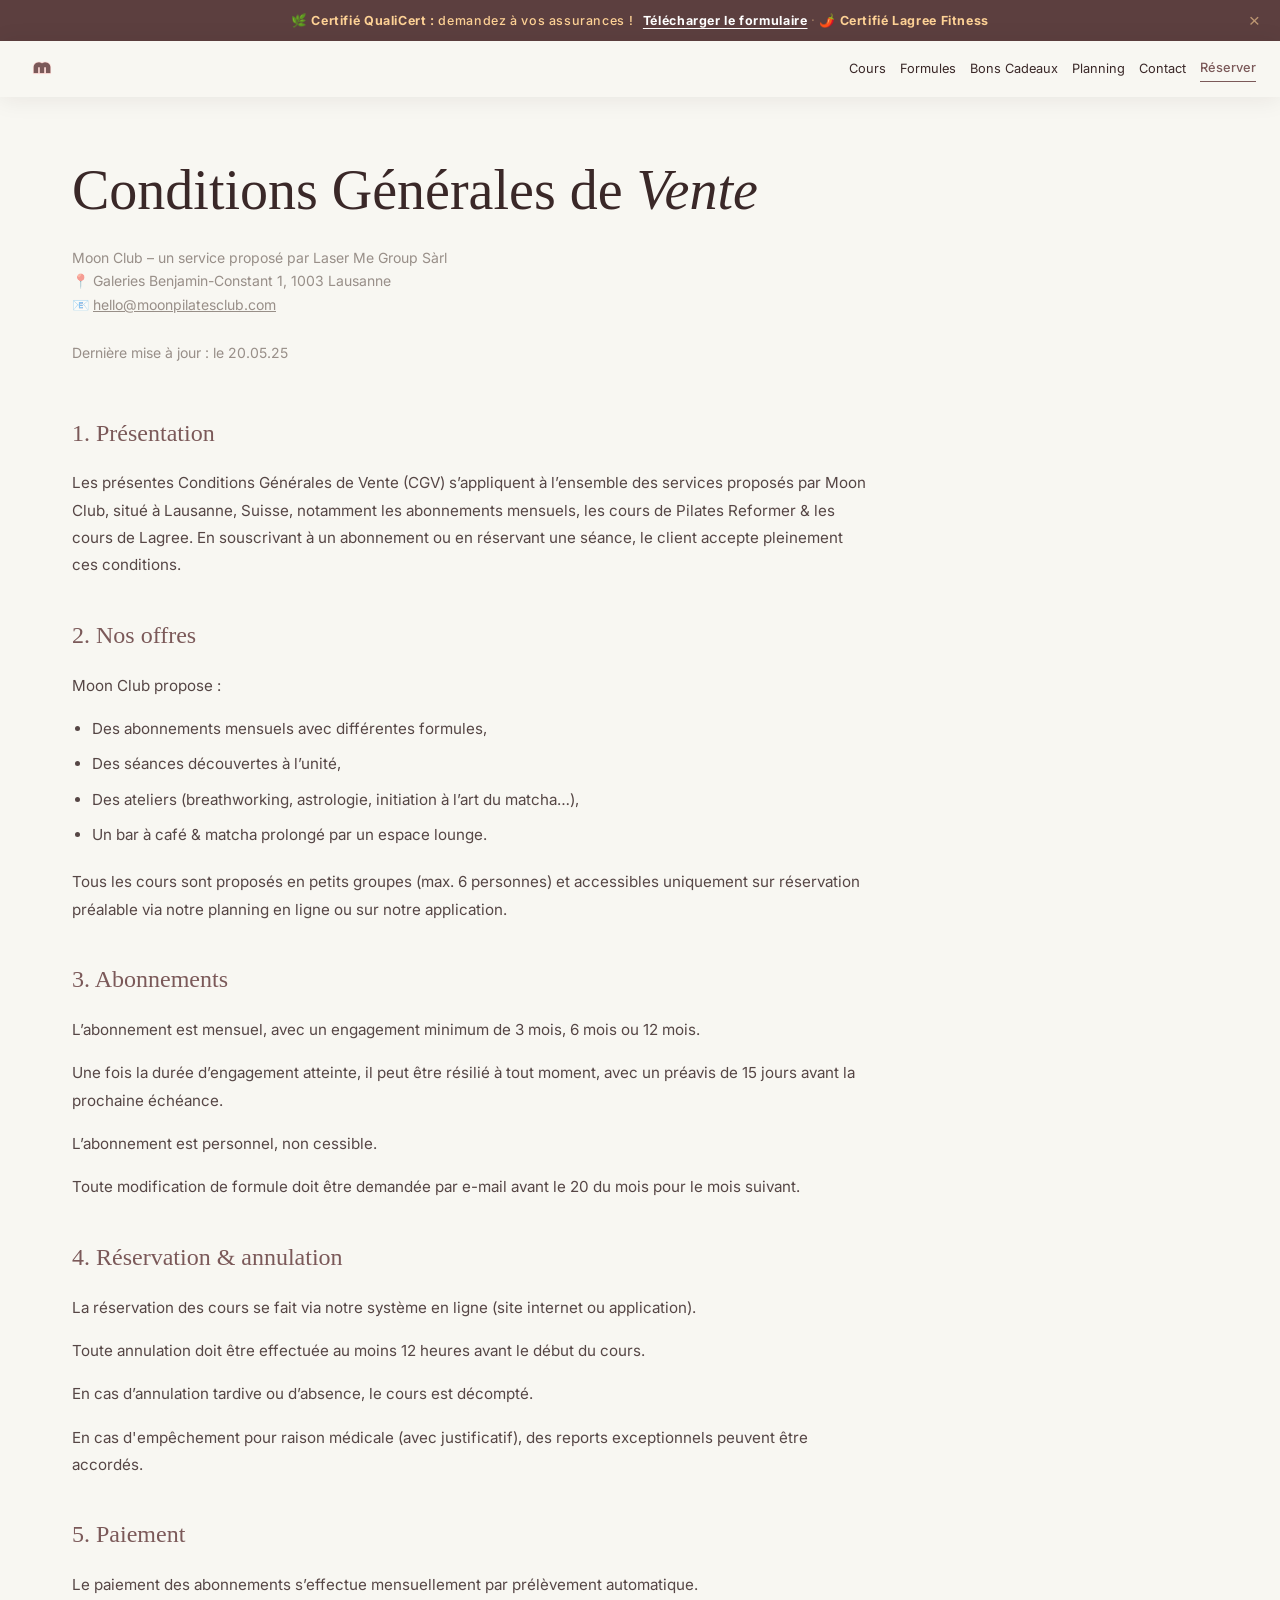
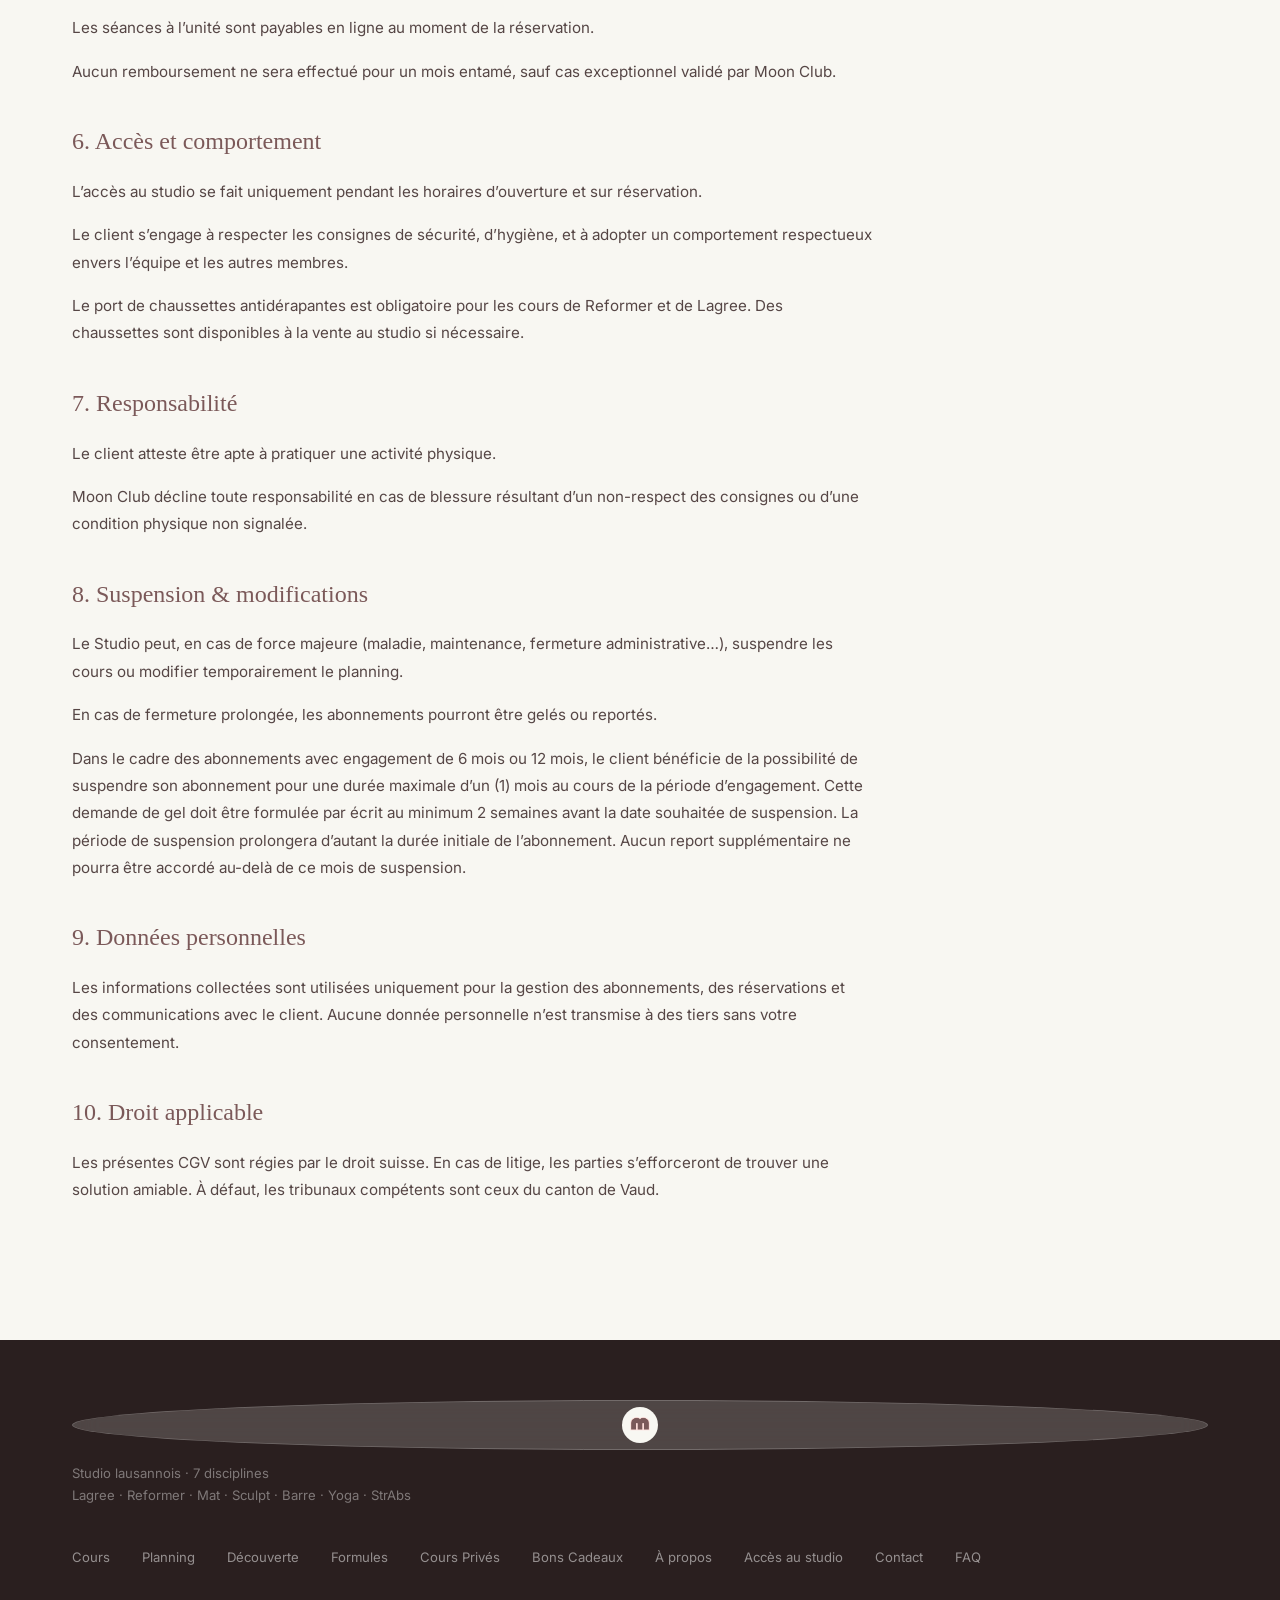
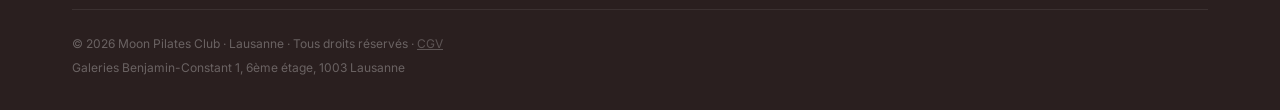
<file: cgv.html>
<!DOCTYPE html>
<html lang="fr">
<head>
  <meta charset="UTF-8">
  <meta name="viewport" content="width=device-width, initial-scale=1.0">
  <title>CGV - Moon Pilates Club Lausanne</title>
  <meta name="description" content="Conditions Générales de Vente (CGV) de Moon Pilates Club Lausanne." />
  <link rel="icon" type="image/png" href="logo.png?v=2" />
  
  <!-- Fonts -->
  <link rel="preconnect" href="https://fonts.googleapis.com">
  <link rel="preconnect" href="https://fonts.gstatic.com" crossorigin>
  <link href="https://fonts.googleapis.com/css2?family=Inter:wght@400;500;600&family=Playfair+Display:ital,wght@0,400..700;1,400..700&display=swap" rel="stylesheet">
  
  <link rel="stylesheet" href="style.css">
  <style>
    /* Specific styles for legal pages */
    .legal-content {
      padding: 160px 0 100px 0;
      background: var(--cream);
      min-height: 80vh;
    }
    .legal-title {
      font-family: var(--font-serif);
      font-size: clamp(2.5rem, 5vw, 3.5rem);
      font-weight: 400;
      line-height: 1.1;
      color: var(--brown-text);
      margin-bottom: 24px;
    }
    .legal-meta {
      font-size: 0.875rem;
      color: rgba(58, 40, 32, 0.5);
      margin-bottom: 48px;
    }
    .legal-body {
      max-width: 800px;
      color: var(--brown-text);
    }
    .legal-section {
      margin-bottom: 36px;
    }
    .legal-section h3 {
      font-family: var(--font-serif);
      font-size: 1.5rem;
      font-weight: 500;
      margin-bottom: 16px;
      color: var(--terracotta);
    }
    .legal-section p, .legal-section ul {
      font-size: 0.95rem;
      line-height: 1.8;
      opacity: 0.85;
      margin-bottom: 16px;
    }
    .legal-section ul {
      padding-left: 20px;
      list-style-type: disc;
      margin-bottom: 20px;
    }
    .legal-section li {
      margin-bottom: 8px;
    }
  </style>
</head>
<body>

  <!-- site-header -->
  <div class="site-header">
    <!-- ANNOUNCEMENT BAR -->
    <div class="announcement-bar" id="announcement-bar">
      <div class="announcement-inner">
        <span>🌿 <strong>Certifié QualiCert :</strong> demandez à vos assurances ! <a href="formulaire-qualicert-2026.pdf" target="_blank" download class="announcement-link">Télécharger le formulaire</a> <span class="separator">·</span> 🌶️ <strong>Certifié Lagree Fitness</strong></span>
      </div>
      <button class="announcement-close" id="announcement-close" aria-label="Fermer">×</button>
    </div>

    <!-- NAVIGATION -->
    <nav class="nav scrolled" id="navbar" style="position: relative;">
      <a href="index.html#hero" class="nav-logo">
        <img src="logo.png?v=2" alt="Moon Pilates Club Logo" class="nav-logo-img" />
      </a>
      <div class="nav-links" id="nav-links">
        <a href="index.html#cours" class="nav-link">Cours</a>
        <a href="index.html#forfaits" class="nav-link">Formules</a>
        <a href="index.html#cadeaux" class="nav-link">Bons Cadeaux</a>
        <a href="index.html#planning" class="nav-link">Planning</a>
        <a href="index.html#contact" class="nav-link">Contact</a>
        <a href="index.html#planning" class="nav-cta" id="nav-reserver">Réserver</a>
      </div>
      <button class="nav-hamburger" id="nav-hamburger" aria-label="Menu">
        <span></span><span></span><span></span>
      </button>
    </nav>
  </div>

  <!-- MAIN CONTENT -->
  <main class="legal-content">
    <div class="container">
      <h1 class="legal-title">Conditions Générales de <em>Vente</em></h1>
      <p class="legal-meta">Moon Club – un service proposé par Laser Me Group Sàrl<br/>
      📍 Galeries Benjamin-Constant 1, 1003 Lausanne<br/>
      📧 <a href="mailto:hello@moonpilatesclub.com" style="text-decoration: underline;">hello@moonpilatesclub.com</a><br/><br/>
      Dernière mise à jour : le 20.05.25</p>

      <div class="legal-body">
        <div class="legal-section">
          <h3>1. Présentation</h3>
          <p>Les présentes Conditions Générales de Vente (CGV) s’appliquent à l’ensemble des services proposés par Moon Club, situé à Lausanne, Suisse, notamment les abonnements mensuels, les cours de Pilates Reformer & les cours de Lagree. En souscrivant à un abonnement ou en réservant une séance, le client accepte pleinement ces conditions.</p>
        </div>

        <div class="legal-section">
          <h3>2. Nos offres</h3>
          <p>Moon Club propose :</p>
          <ul>
            <li>Des abonnements mensuels avec différentes formules,</li>
            <li>Des séances découvertes à l’unité,</li>
            <li>Des ateliers (breathworking, astrologie, initiation à l’art du matcha…),</li>
            <li>Un bar à café & matcha prolongé par un espace lounge.</li>
          </ul>
          <p>Tous les cours sont proposés en petits groupes (max. 6 personnes) et accessibles uniquement sur réservation préalable via notre planning en ligne ou sur notre application.</p>
        </div>

        <div class="legal-section">
          <h3>3. Abonnements</h3>
          <p>L’abonnement est mensuel, avec un engagement minimum de 3 mois, 6 mois ou 12 mois.</p>
          <p>Une fois la durée d’engagement atteinte, il peut être résilié à tout moment, avec un préavis de 15 jours avant la prochaine échéance.</p>
          <p>L’abonnement est personnel, non cessible.</p>
          <p>Toute modification de formule doit être demandée par e-mail avant le 20 du mois pour le mois suivant.</p>
        </div>

        <div class="legal-section">
          <h3>4. Réservation & annulation</h3>
          <p>La réservation des cours se fait via notre système en ligne (site internet ou application).</p>
          <p>Toute annulation doit être effectuée au moins 12 heures avant le début du cours.</p>
          <p>En cas d’annulation tardive ou d’absence, le cours est décompté.</p>
          <p>En cas d'empêchement pour raison médicale (avec justificatif), des reports exceptionnels peuvent être accordés.</p>
        </div>

        <div class="legal-section">
          <h3>5. Paiement</h3>
          <p>Le paiement des abonnements s’effectue mensuellement par prélèvement automatique.</p>
          <p>Les séances à l’unité sont payables en ligne au moment de la réservation.</p>
          <p>Aucun remboursement ne sera effectué pour un mois entamé, sauf cas exceptionnel validé par Moon Club.</p>
        </div>

        <div class="legal-section">
          <h3>6. Accès et comportement</h3>
          <p>L’accès au studio se fait uniquement pendant les horaires d’ouverture et sur réservation.</p>
          <p>Le client s’engage à respecter les consignes de sécurité, d’hygiène, et à adopter un comportement respectueux envers l’équipe et les autres membres.</p>
          <p>Le port de chaussettes antidérapantes est obligatoire pour les cours de Reformer et de Lagree. Des chaussettes sont disponibles à la vente au studio si nécessaire.</p>
        </div>

        <div class="legal-section">
          <h3>7. Responsabilité</h3>
          <p>Le client atteste être apte à pratiquer une activité physique.</p>
          <p>Moon Club décline toute responsabilité en cas de blessure résultant d’un non-respect des consignes ou d’une condition physique non signalée.</p>
        </div>

        <div class="legal-section">
          <h3>8. Suspension & modifications</h3>
          <p>Le Studio peut, en cas de force majeure (maladie, maintenance, fermeture administrative…), suspendre les cours ou modifier temporairement le planning.</p>
          <p>En cas de fermeture prolongée, les abonnements pourront être gelés ou reportés.</p>
          <p>Dans le cadre des abonnements avec engagement de 6 mois ou 12 mois, le client bénéficie de la possibilité de suspendre son abonnement pour une durée maximale d’un (1) mois au cours de la période d’engagement. Cette demande de gel doit être formulée par écrit au minimum 2 semaines avant la date souhaitée de suspension. La période de suspension prolongera d’autant la durée initiale de l’abonnement. Aucun report supplémentaire ne pourra être accordé au-delà de ce mois de suspension.</p>
        </div>

        <div class="legal-section">
          <h3>9. Données personnelles</h3>
          <p>Les informations collectées sont utilisées uniquement pour la gestion des abonnements, des réservations et des communications avec le client. Aucune donnée personnelle n’est transmise à des tiers sans votre consentement.</p>
        </div>

        <div class="legal-section">
          <h3>10. Droit applicable</h3>
          <p>Les présentes CGV sont régies par le droit suisse. En cas de litige, les parties s’efforceront de trouver une solution amiable. À défaut, les tribunaux compétents sont ceux du canton de Vaud.</p>
        </div>
      </div>
    </div>
  </main>

  <!-- FOOTER -->
  <footer class="footer">
    <div class="container footer-inner">
      <div class="footer-brand">
        <a href="index.html#hero" class="nav-logo footer-logo">
          <img src="logo.png?v=2" alt="Moon Pilates Club Logo" class="nav-logo-img" />
        </a>
        <p>Studio lausannois · 7 disciplines<br/>Lagree · Reformer · Mat · Sculpt · Barre · Yoga · StrAbs</p>
      </div>
      <div class="footer-links">
        <a href="index.html#cours">Cours</a>
        <a href="index.html#planning">Planning</a>
        <a href="index.html#decouverte">Découverte</a>
        <a href="index.html#forfaits">Formules</a>
        <a href="index.html#prives">Cours Privés</a>
        <a href="index.html#cadeaux">Bons Cadeaux</a>
        <a href="index.html#concept">À propos</a>
        <a href="index.html#acces">Accès au studio</a>
        <a href="index.html#contact">Contact</a>
        <a href="index.html#faq">FAQ</a>
      </div>
      <div class="footer-bottom">
        <p>© 2026 Moon Pilates Club · Lausanne · Tous droits réservés · <a href="cgv.html" style="text-decoration: underline; opacity: 0.8; transition: opacity 0.2s;" onmouseover="this.style.opacity=1" onmouseout="this.style.opacity=0.8">CGV</a></p>
        <p>Galeries Benjamin-Constant 1, 6ème étage, 1003 Lausanne</p>
      </div>
    </div>
  </footer>

  <!-- BACK TO TOP BUTTON -->
  <button class="back-to-top" id="back-to-top" aria-label="Remonter en haut de la page">
    <svg width="20" height="20" viewBox="0 0 24 24" fill="none" stroke="currentColor" stroke-width="2.5" stroke-linecap="round" stroke-linejoin="round">
      <polyline points="18 15 12 9 6 15"></polyline>
    </svg>
  </button>

  <script>
    document.addEventListener('DOMContentLoaded', () => {
      // Simple hamburger functionality for the legal page nav
      const hamburger = document.getElementById('nav-hamburger');
      const navLinks = document.getElementById('nav-links');

      if (hamburger && navLinks) {
        hamburger.addEventListener('click', () => {
          navLinks.classList.toggle('open');
          const spans = hamburger.querySelectorAll('span');
          if (navLinks.classList.contains('open')) {
            spans[0].style.transform = 'rotate(45deg) translateY(6px)';
            spans[1].style.opacity = '0';
            spans[2].style.transform = 'rotate(-45deg) translateY(-6px)';
          } else {
            spans.forEach(s => { s.style.transform = ''; s.style.opacity = ''; });
          }
        });
      }



      // Simple close announcement bar
      const bar = document.getElementById('announcement-bar');
      const closeBtn = document.getElementById('announcement-close');
      if (closeBtn && bar) {
        closeBtn.addEventListener('click', () => {
          bar.style.display = 'none';
        });
      }

      // Back to top button
      const backToTopBtn = document.getElementById('back-to-top');
      if (backToTopBtn) {
        window.addEventListener('scroll', () => {
          if (window.scrollY > 300) {
            backToTopBtn.classList.add('visible');
          } else {
            backToTopBtn.classList.remove('visible');
          }
        }, { passive: true });

        backToTopBtn.addEventListener('click', () => {
          window.scrollTo({ top: 0, behavior: 'smooth' });
        });
      }
    });
  </script>
</body>
</html>
</file>
<file: style.css>
/* ===========================
   MOON PILATES CLUB — STYLES
   =========================== */

/* TOKENS & RESET */
:root {
  /* ── Palette officielle Moon Pilates ── */
  --cream: #F8F7F2;          /* fond principal off-white */
  --cream-dark: #FFDDD9;     /* blush rose clair */
  --terracotta: #7B5959;     /* mauve foncé — accent principal */
  --terracotta-light: #E5A88B; /* terracotta doux */
  --terracotta-dark: #5C3F3F;  /* mauve profond */
  --charcoal: #2A1F1F;       /* quasi-noir chaud */
  --charcoal-mid: #3D2B2B;   /* brun foncé */
  --brown-text: #3A2828;     /* texte corps */
  --gold: #FDD195;           /* doré chaud */
  --gold-light: #FFB98A;     /* pêche orangé */
  --rose: #FFDDD9;           /* rose blush */
  --white: #FFFFFF;
  --font-serif: 'Cormorant Garamond', Georgia, serif;
  --font-sans: 'Inter', system-ui, sans-serif;
  --radius: 16px;
  --radius-sm: 8px;
  --shadow: 0 4px 40px rgba(30, 25, 23, 0.08);
  --shadow-lg: 0 20px 80px rgba(30, 25, 23, 0.15);
  --transition: all 0.35s cubic-bezier(0.4, 0, 0.2, 1);
}

*, *::before, *::after { box-sizing: border-box; margin: 0; padding: 0; }
html {
  scroll-behavior: smooth;
  font-size: 16px;
  overflow-x: hidden;
  max-width: 100%;
  width: 100%;
}
body {
  font-family: var(--font-sans);
  background: var(--cream);
  color: var(--brown-text);
  line-height: 1.7;
  overflow-x: hidden;
  max-width: 100%;
  width: 100%;
  position: relative;
  -webkit-text-size-adjust: 100%;
}

img { display: block; max-width: 100%; }
a { text-decoration: none; color: inherit; }
/* ACCESSIBILITY & SEO (Invisible for visitors, readable by search engines & screen readers) */
.sr-only {
  position: absolute;
  width: 1px;
  height: 1px;
  padding: 0;
  margin: -1px;
  overflow: hidden;
  clip: rect(0, 0, 0, 0);
  white-space: nowrap;
  border: 0;
}

/* REVEAL ANIMATION */
.reveal {
  opacity: 0;
  transform: translateY(30px);
  transition: opacity 0.7s ease, transform 0.7s ease;
  transition-delay: var(--delay, 0s);
}
.reveal.visible {
  opacity: 1;
  transform: none;
}

/* BUTTONS */
.btn {
  display: inline-flex;
  align-items: center;
  justify-content: center;
  padding: 14px 32px;
  border-radius: 50px;
  font-family: var(--font-sans);
  font-size: 0.875rem;
  font-weight: 500;
  letter-spacing: 0.04em;
  cursor: pointer;
  border: none;
  transition: var(--transition);
  white-space: nowrap;
}
.btn-primary {
  background: var(--terracotta);
  color: var(--white);
}
.btn-primary:hover {
  background: var(--terracotta-dark);
  transform: translateY(-2px);
  box-shadow: 0 8px 30px rgba(139, 94, 82, 0.35);
}
.btn-ghost {
  background: rgba(255, 255, 255, 0.15);
  color: var(--white);
  border: 1px solid rgba(255, 255, 255, 0.4);
  backdrop-filter: blur(8px);
}
.btn-ghost:hover {
  background: rgba(255, 255, 255, 0.25);
  transform: translateY(-2px);
}
.btn-outline {
  background: transparent;
  color: var(--terracotta);
  border: 1.5px solid var(--terracotta);
}
.btn-outline:hover {
  background: var(--terracotta);
  color: var(--white);
  transform: translateY(-2px);
}

/* CONTAINER */
.container {
  max-width: 1200px;
  margin: 0 auto;
  padding: 0 32px;
}

/* SECTION LABELS */
.section-label {
  font-family: var(--font-sans);
  font-size: 0.75rem;
  font-weight: 600;
  letter-spacing: 0.15em;
  text-transform: uppercase;
  color: var(--terracotta);
  margin-bottom: 12px;
}
.section-title {
  font-family: var(--font-serif);
  font-size: clamp(2.2rem, 4vw, 3.5rem);
  font-weight: 400;
  line-height: 1.15;
  color: var(--charcoal);
  margin-bottom: 32px;
}
.section-title em {
  font-style: italic;
  color: var(--terracotta);
}

/* ===========================
   SITE HEADER (fixed wrapper)
   =========================== */
.site-header {
  position: fixed;
  top: 0;
  left: 0;
  right: 0;
  z-index: 100;
}

/* ===========================
   ANNOUNCEMENT BAR
   =========================== */
.announcement-bar {
  background: var(--terracotta-dark);
  color: var(--gold);
  font-size: 0.78rem;
  font-weight: 500;
  letter-spacing: 0.05em;
  padding: 10px 48px;
  display: flex;
  align-items: center;
  justify-content: center;
  text-align: center;
  position: relative;
  overflow: hidden;
  transition: max-height 0.4s ease, padding 0.4s ease, opacity 0.3s;
  max-height: 60px;
}
.announcement-inner {
  display: flex;
  align-items: center;
  gap: 16px;
  flex-wrap: wrap;
  justify-content: center;
  text-align: center;
  width: 100%;
}
.announcement-inner span {
  display: inline-block;
  text-align: center;
}
.announcement-bar a,
.announcement-link {
  color: #FFFFFF !important;
  text-decoration: underline !important;
  text-underline-offset: 3px;
  font-weight: 700;
  margin-left: 6px;
  transition: opacity 0.2s ease;
  display: inline-block;
}
.announcement-bar a:hover,
.announcement-link:hover {
  opacity: 0.8;
  color: var(--gold) !important;
}
.announcement-inner .separator { opacity: 0.4; }
.announcement-close {
  position: absolute;
  right: 16px;
  top: 50%;
  transform: translateY(-50%);
  background: none;
  border: none;
  color: var(--gold);
  font-size: 1.2rem;
  cursor: pointer;
  opacity: 0.6;
  transition: opacity 0.2s;
  line-height: 1;
  padding: 4px;
}
.announcement-close:hover { opacity: 1; }

/* ===========================
   NAVIGATION
   =========================== */
.nav {
  position: relative;
  padding: 18px 40px;
  display: flex;
  align-items: center;
  justify-content: space-between;
  transition: background 0.35s ease, padding 0.35s ease, box-shadow 0.35s ease;
  background: transparent;
}
.nav.scrolled {
  background: rgba(248, 247, 242, 0.94);
  backdrop-filter: blur(20px);
  -webkit-backdrop-filter: blur(20px);
  padding: 12px 40px;
  box-shadow: 0 2px 24px rgba(42, 31, 31, 0.08);
}
.nav-logo {
  display: flex;
  align-items: center;
  justify-content: center;
  text-decoration: none;
  transition: var(--transition);
  /* Frosted pill on hero for logo visibility */
  background: rgba(248, 247, 242, 0.18);
  backdrop-filter: blur(12px);
  -webkit-backdrop-filter: blur(12px);
  border-radius: 50%;
  padding: 6px;
  border: 1px solid rgba(255, 255, 255, 0.2);
}
.nav.scrolled .nav-logo {
  background: transparent;
  backdrop-filter: none;
  border-color: transparent;
  padding: 0;
}
.nav-logo-svg,
.nav-logo-img {
  height: 36px;
  width: 36px;
  object-fit: contain;
  display: block;
  transition: var(--transition);
  flex-shrink: 0;
  border-radius: 50%;
}
.nav.scrolled .nav-logo-svg,
.nav.scrolled .nav-logo-img {
  height: 34px;
  width: 34px;
}
.logo-wordmark {
  font-family: var(--font-serif);
  font-size: 1.4rem;
  font-weight: 500;
  color: var(--white);
  transition: var(--transition);
  letter-spacing: 0.02em;
}
.logo-wordmark sup {
  font-size: 0.55em;
  opacity: 0.65;
  vertical-align: super;
  letter-spacing: 0.06em;
}
.nav.scrolled .logo-wordmark { color: var(--terracotta); }
.nav-links {
  display: flex;
  align-items: center;
  gap: 22px;
}
.nav-link {
  font-size: 0.85rem;
  font-weight: 400;
  color: rgba(255, 255, 255, 0.85);
  transition: var(--transition);
  position: relative;
  white-space: nowrap;
}
.nav-link::after {
  content: '';
  position: absolute;
  bottom: -3px;
  left: 0;
  width: 0;
  height: 1px;
  background: currentColor;
  transition: width 0.3s ease;
}
.nav-link:hover::after { width: 100%; }
.nav-link:hover { color: var(--white); }
.nav.scrolled .nav-link { color: var(--brown-text); }
.nav.scrolled .nav-link:hover { color: var(--terracotta); }
.nav-cta {
  font-size: 0.85rem;
  font-weight: 500;
  color: var(--white);
  border-bottom: 1.5px solid rgba(255, 255, 255, 0.6);
  padding-bottom: 2px;
  transition: var(--transition);
  white-space: nowrap;
}
.nav.scrolled .nav-cta { color: var(--terracotta); border-color: var(--terracotta); }

/* Bsport Login Widget in Navbar */
.nav-bsport-login {
  display: inline-flex;
  align-items: center;
  justify-content: center;
  line-height: 1;
}

.nav-bsport-login #bsport-widget-969829 {
  display: inline-flex;
  align-items: center;
}

/* Custom Terracotta & Cream Styling for Bsport Button */
#bsport-widget-969829 button,
#bsport-widget-969829 .MuiButton-root,
#bsport-widget-969829 #bsport-widget-authentication__login_button {
  background-color: transparent !important;
  color: var(--white) !important;
  border: 1.5px solid rgba(255, 255, 255, 0.6) !important;
  border-radius: 20px !important;
  padding: 5px 14px !important;
  font-family: var(--font-sans) !important;
  font-size: 0.78rem !important;
  font-weight: 600 !important;
  letter-spacing: 0.04em !important;
  text-transform: uppercase !important;
  transition: var(--transition) !important;
  box-shadow: none !important;
  min-height: 28px !important;
  line-height: 1.2 !important;
  cursor: pointer !important;
}

#bsport-widget-969829 button:hover,
#bsport-widget-969829 .MuiButton-root:hover,
#bsport-widget-969829 #bsport-widget-authentication__login_button:hover {
  background-color: var(--terracotta) !important;
  border-color: var(--terracotta) !important;
  color: var(--white) !important;
  transform: translateY(-1px);
}

.nav.scrolled #bsport-widget-969829 button,
.nav.scrolled #bsport-widget-969829 .MuiButton-root,
.nav.scrolled #bsport-widget-969829 #bsport-widget-authentication__login_button {
  color: var(--terracotta) !important;
  border-color: var(--terracotta) !important;
  background-color: rgba(196, 112, 82, 0.08) !important;
}

.nav.scrolled #bsport-widget-969829 button:hover,
.nav.scrolled #bsport-widget-969829 .MuiButton-root:hover,
.nav.scrolled #bsport-widget-969829 #bsport-widget-authentication__login_button:hover {
  background-color: var(--terracotta) !important;
  color: var(--white) !important;
}

/* Language Switcher */
.lang-switch {
  display: inline-flex;
  align-items: center;
  gap: 4px;
  background: rgba(255, 255, 255, 0.18);
  border: 1px solid rgba(255, 255, 255, 0.35);
  border-radius: 20px;
  padding: 4px 10px;
  flex-shrink: 0;
  transition: var(--transition);
}
.nav.scrolled .lang-switch {
  background: rgba(196, 112, 82, 0.08);
  border-color: rgba(196, 112, 82, 0.25);
}
.lang-btn {
  background: transparent;
  border: none;
  color: rgba(255, 255, 255, 0.85);
  font-family: var(--font-sans);
  font-size: 0.78rem;
  font-weight: 600;
  letter-spacing: 0.05em;
  cursor: pointer;
  padding: 2px 4px;
  transition: var(--transition);
  line-height: 1;
}
.nav.scrolled .lang-btn {
  color: var(--charcoal);
}
.lang-btn:hover {
  color: var(--gold);
}
.nav.scrolled .lang-btn:hover {
  color: var(--terracotta);
}
.lang-btn.active {
  color: var(--gold);
  font-weight: 700;
}
.nav.scrolled .lang-btn.active {
  color: var(--terracotta);
}
.lang-divider {
  color: rgba(255, 255, 255, 0.4);
  font-size: 0.7rem;
  user-select: none;
}
.nav.scrolled .lang-divider {
  color: rgba(196, 112, 82, 0.3);
}

.nav-hamburger {
  display: none;
  flex-direction: column;
  gap: 5px;
  background: none;
  border: none;
  cursor: pointer;
  padding: 4px;
}
.nav-hamburger span {
  display: block;
  width: 24px;
  height: 1.5px;
  background: var(--white);
  transition: var(--transition);
}
.nav.scrolled .nav-hamburger span { background: var(--charcoal); }

/* ===========================
   HERO
   =========================== */
.hero {
  position: relative;
  height: 100vh;
  min-height: 650px;
  display: flex;
  align-items: flex-end;
  padding-bottom: 80px;
  overflow: hidden;
}
.hero-bg {
  position: absolute;
  inset: 0;
  overflow: hidden;
}
.hero-slide {
  position: absolute;
  inset: 0;
  opacity: 0;
  visibility: hidden;
  transition: opacity 1.4s cubic-bezier(0.4, 0, 0.2, 1), visibility 1.4s cubic-bezier(0.4, 0, 0.2, 1);
  will-change: opacity, transform;
}
.hero-slide.active {
  opacity: 1;
  visibility: visible;
  z-index: 1;
}
.hero-img {
  width: 100%;
  height: 100%;
  object-fit: cover;
  object-position: center 35%;
  filter: brightness(0.62) saturate(0.92);
  transform: scale(1.04);
  transition: transform 6s cubic-bezier(0.25, 1, 0.5, 1);
}
.hero-slide.active .hero-img {
  transform: scale(1);
}
.hero-img-lagree {
  object-position: center 45%;
}
.hero-overlay {
  position: absolute;
  inset: 0;
  z-index: 2;
  background: linear-gradient(
    to bottom,
    rgba(30, 25, 23, 0.45) 0%,
    rgba(30, 25, 23, 0.22) 45%,
    rgba(30, 25, 23, 0.72) 100%
  );
  pointer-events: none;
}
.hero-indicators {
  position: absolute;
  bottom: 28px;
  left: 60px;
  z-index: 3;
  display: flex;
  align-items: center;
  gap: 10px;
}
.hero-dot {
  display: inline-flex;
  align-items: center;
  gap: 8px;
  background: rgba(30, 25, 23, 0.45);
  border: 1px solid rgba(255, 255, 255, 0.25);
  border-radius: 30px;
  padding: 6px 14px;
  color: rgba(255, 255, 255, 0.75);
  font-family: 'Inter', -apple-system, sans-serif;
  font-size: 0.72rem;
  letter-spacing: 0.05em;
  text-transform: uppercase;
  font-weight: 500;
  cursor: pointer;
  backdrop-filter: blur(8px);
  -webkit-backdrop-filter: blur(8px);
  transition: all 0.3s ease;
}
.hero-dot-pill {
  width: 6px;
  height: 6px;
  border-radius: 50%;
  background: rgba(255, 255, 255, 0.5);
  transition: all 0.3s ease;
}
.hero-dot:hover {
  background: rgba(30, 25, 23, 0.75);
  border-color: rgba(255, 255, 255, 0.55);
  color: #FFFFFF;
}
.hero-dot.active {
  background: rgba(123, 89, 89, 0.92);
  border-color: rgba(212, 165, 116, 0.75);
  color: #FFFFFF;
  box-shadow: 0 4px 15px rgba(0, 0, 0, 0.3);
}
.hero-dot.active .hero-dot-pill {
  background: #D4A574;
  transform: scale(1.3);
}
@media (max-width: 768px) {
  .hero-indicators {
    bottom: 22px;
    left: 24px;
    gap: 8px;
  }
  .hero-dot {
    padding: 5px 11px;
    font-size: 0.65rem;
  }
}
.hero-content {
  position: relative;
  z-index: 2;
  padding: 0 60px;
  max-width: 900px;
}
.hero-eyebrow {
  display: inline-block;
  font-size: 0.75rem;
  font-weight: 600;
  letter-spacing: 0.08em;
  text-transform: uppercase;
  color: var(--terracotta);
  background: rgba(248, 247, 242, 0.94);
  border: 1px solid rgba(123, 89, 89, 0.2);
  padding: 8px 18px;
  border-radius: 50px;
  margin-bottom: 20px;
  box-shadow: 0 4px 15px rgba(30, 25, 23, 0.15);
  backdrop-filter: blur(8px);
  -webkit-backdrop-filter: blur(8px);
}
.hero-title {
  font-family: var(--font-serif);
  font-size: clamp(4rem, 9vw, 8rem);
  font-weight: 400;
  line-height: 0.95;
  color: var(--white);
  margin-bottom: 24px;
}
.hero-title em {
  font-style: italic;
  font-weight: 300;
}
.hero-sub {
  font-size: 0.95rem;
  color: rgba(255, 255, 255, 0.75);
  letter-spacing: 0.05em;
  margin-bottom: 36px;
  line-height: 2;
}
.hero-actions {
  display: flex;
  gap: 16px;
  flex-wrap: wrap;
}
.hero-scroll-hint {
  position: absolute;
  bottom: 32px;
  right: 48px;
  display: flex;
  flex-direction: column;
  align-items: center;
  gap: 8px;
  color: rgba(255, 255, 255, 0.5);
  font-size: 0.7rem;
  letter-spacing: 0.12em;
  text-transform: uppercase;
  z-index: 2;
}
.scroll-line {
  width: 1px;
  height: 50px;
  background: linear-gradient(to bottom, rgba(255,255,255,0), rgba(255,255,255,0.5));
  animation: scrollPulse 2s ease-in-out infinite;
}
@keyframes scrollPulse {
  0%, 100% { opacity: 0.3; transform: scaleY(1); }
  50% { opacity: 1; transform: scaleY(1.1); }
}

/* ===========================
   TICKER BAND
   =========================== */
.ticker-wrap {
  background: var(--terracotta);
  padding: 14px 0;
  overflow: hidden;
  white-space: nowrap;
  border-top: 1px solid rgba(255,255,255,0.08);
}
.ticker-track {
  display: inline-flex;
  gap: 40px;
  animation: ticker 30s linear infinite;
  color: var(--white);
  font-size: 0.8rem;
  font-weight: 400;
  letter-spacing: 0.08em;
  text-transform: uppercase;
}
@keyframes ticker {
  from { transform: translateX(0); }
  to { transform: translateX(-50%); }
}

/* ===========================
   CONCEPT / ABOUT
   =========================== */
.concept {
  padding: 120px 0;
  background: var(--cream);
}
.concept-grid {
  display: grid;
  grid-template-columns: 1fr 1fr;
  gap: 80px;
  align-items: start;
}
.concept-body {
  color: var(--brown-text);
  margin-bottom: 20px;
  font-size: 0.95rem;
  line-height: 1.8;
  text-align: justify;
}
.concept-body strong { font-weight: 600; }
.concept-badges {
  display: flex;
  gap: 12px;
  flex-wrap: wrap;
  margin-top: 36px;
}
.badge {
  display: flex;
  align-items: center;
  gap: 8px;
  background: var(--rose);
  border: 1px solid rgba(123, 89, 89, 0.18);
  padding: 10px 18px;
  border-radius: 50px;
  font-size: 0.82rem;
  font-weight: 500;
  color: var(--terracotta-dark);
}
.badge-icon { font-size: 1rem; }
.concept-visual { display: flex; flex-direction: column; gap: 24px; }
.concept-card {
  background: linear-gradient(145deg, var(--charcoal), var(--charcoal-mid));
  border-radius: 24px;
  padding: 48px;
  position: relative;
  overflow: hidden;
  border: 1px solid rgba(253, 209, 149, 0.12);
}
.concept-card-inner { position: relative; z-index: 2; }
.concept-card h3 {
  font-family: var(--font-serif);
  font-size: 2.8rem;
  font-weight: 300;
  color: var(--white);
  line-height: 1.1;
  margin-bottom: 16px;
}
.concept-card h3 em { font-style: italic; color: var(--gold); }
.concept-card p {
  color: rgba(255, 255, 255, 0.6);
  font-size: 0.9rem;
  margin-bottom: 24px;
}
.card-link {
  color: var(--gold-light);
  font-size: 0.875rem;
  font-weight: 500;
  border-bottom: 1px solid rgba(255, 185, 138, 0.4);
  padding-bottom: 2px;
  transition: var(--transition);
}
.card-link:hover { color: var(--gold); border-color: var(--gold); }
.concept-moon-deco {
  position: absolute;
  top: -40px;
  right: -40px;
  width: 180px;
  height: 180px;
  border-radius: 50%;
  background: radial-gradient(circle, rgba(253, 209, 149, 0.18), transparent 70%);
  border: 1px solid rgba(253, 209, 149, 0.12);
}
.concept-stat-grid {
  display: grid;
  grid-template-columns: repeat(3, 1fr);
  gap: 16px;
}
.concept-stat {
  background: var(--rose);
  border-radius: var(--radius);
  padding: 24px 16px;
  text-align: center;
  border: 1px solid rgba(123, 89, 89, 0.15);
}
.stat-num {
  display: block;
  font-family: var(--font-serif);
  font-size: 2.5rem;
  font-weight: 400;
  color: var(--terracotta);
  line-height: 1;
  margin-bottom: 4px;
}
.stat-label {
  font-size: 0.75rem;
  color: rgba(58, 40, 32, 0.6);
  text-transform: uppercase;
  letter-spacing: 0.08em;
}

/* ===========================
   COACHS
   =========================== */
.coachs {
  padding: 120px 0;
  background: var(--cream);
  position: relative;
}
.section-header-center {
  text-align: center;
  max-width: 680px;
  margin: 0 auto 60px auto;
}
.section-header-center .section-label {
  margin-bottom: 8px;
}
.section-subtitle {
  font-size: 1.05rem;
  color: rgba(58, 40, 32, 0.75);
  margin-top: 12px;
  line-height: 1.6;
}
.coachs-grid-duo {
  display: grid;
  grid-template-columns: repeat(3, 1fr);
  gap: 28px;
  max-width: 1200px;
  margin: 0 auto 52px auto;
}
/* COACHS CAROUSEL CONTROLS (DESKTOP HIDDEN) */
.coachs-carousel-nav {
  display: none;
}
.coachs-swipe-hint {
  display: none;
}

@media (max-width: 992px) {
  .coachs-grid-duo {
    display: flex;
    flex-direction: row;
    overflow-x: auto;
    scroll-snap-type: x mandatory;
    scroll-behavior: smooth;
    -webkit-overflow-scrolling: touch;
    scrollbar-width: none;
    gap: 16px;
    padding: 10px 24px 22px 24px;
    margin: 0 -24px 12px -24px;
    max-width: none;
    box-sizing: border-box;
  }
  .coachs-grid-duo::-webkit-scrollbar {
    display: none;
  }
  .coachs-grid-duo .coach-card {
    flex: 0 0 84%;
    max-width: 340px;
    scroll-snap-align: center;
    scroll-snap-stop: always;
    box-sizing: border-box;
    opacity: 1 !important;
    transform: none !important;
  }
  .coachs-carousel-nav {
    display: flex;
    align-items: center;
    justify-content: center;
    gap: 18px;
    margin: 6px auto 14px auto;
  }
  .coachs-carousel-arrow {
    width: 44px;
    height: 44px;
    border-radius: 50%;
    background: var(--white);
    border: 1px solid rgba(123, 89, 89, 0.22);
    color: var(--terracotta-dark);
    display: flex;
    align-items: center;
    justify-content: center;
    cursor: pointer;
    box-shadow: 0 4px 14px rgba(42, 31, 31, 0.08);
    transition: var(--transition);
    touch-action: manipulation;
  }
  .coachs-carousel-arrow:hover,
  .coachs-carousel-arrow:active {
    background: var(--terracotta);
    color: var(--white);
    border-color: var(--terracotta);
    transform: scale(1.06);
  }
  .coachs-carousel-dots {
    display: flex;
    align-items: center;
    gap: 8px;
  }
  .coachs-dot {
    width: 9px;
    height: 9px;
    border-radius: 50%;
    background: rgba(123, 89, 89, 0.25);
    border: none;
    padding: 0;
    cursor: pointer;
    transition: all 0.3s cubic-bezier(0.4, 0, 0.2, 1);
  }
  .coachs-dot.active {
    width: 26px;
    border-radius: 8px;
    background: var(--terracotta);
  }
  .coachs-swipe-hint {
    display: flex;
    align-items: center;
    justify-content: center;
    font-size: 0.74rem;
    font-weight: 500;
    letter-spacing: 0.06em;
    text-transform: uppercase;
    color: var(--rose-deep);
    margin: 0 auto 32px auto;
    opacity: 0.82;
  }
}
@media (max-width: 480px) {
  .coachs-grid-duo .coach-card {
    flex: 0 0 88%;
    max-width: 310px;
  }
  .coach-content {
    padding: 22px 18px;
  }
}
.coach-card {
  background: var(--white);
  border: 1px solid rgba(123, 89, 89, 0.14);
  border-radius: 24px;
  overflow: hidden;
  display: flex;
  flex-direction: column;
  box-shadow: 0 12px 36px rgba(42, 31, 31, 0.05);
  transition: var(--transition);
  cursor: pointer;
}
.coach-card:hover {
  transform: translateY(-6px);
  border-color: rgba(123, 89, 89, 0.35);
  box-shadow: 0 22px 50px rgba(42, 31, 31, 0.12);
}
.coach-img-wrap {
  position: relative;
  width: 100%;
  aspect-ratio: 4 / 4.4;
  overflow: hidden;
  background: var(--rose);
}
.coach-img {
  width: 100%;
  height: 100%;
  object-fit: cover;
  object-position: center 15%;
  transition: transform 0.6s cubic-bezier(0.4, 0, 0.2, 1);
}
.coach-img.coach-img-ivy {
  object-position: center 78%;
}
.coach-img.coach-img-kali {
  object-position: center 72%;
}
.coach-card:hover .coach-img {
  transform: scale(1.05);
}
.coach-hover-overlay {
  position: absolute;
  inset: 0;
  background: rgba(42, 31, 31, 0.35);
  backdrop-filter: blur(3px);
  display: flex;
  align-items: center;
  justify-content: center;
  opacity: 0;
  transition: var(--transition);
  z-index: 2;
}
.coach-hover-overlay span {
  background: var(--white);
  color: var(--terracotta-dark);
  font-size: 0.82rem;
  font-weight: 600;
  letter-spacing: 0.03em;
  padding: 10px 22px;
  border-radius: 50px;
  box-shadow: 0 6px 25px rgba(0, 0, 0, 0.2);
  transform: translateY(12px);
  transition: var(--transition);
}
.coach-card:hover .coach-hover-overlay {
  opacity: 1;
}
.coach-card:hover .coach-hover-overlay span {
  transform: translateY(0);
}
.coach-badge {
  position: absolute;
  bottom: 14px;
  left: 14px;
  right: 14px;
  background: rgba(255, 255, 255, 0.94);
  backdrop-filter: blur(10px);
  padding: 7px 14px;
  border-radius: 50px;
  font-size: 0.75rem;
  font-weight: 600;
  text-transform: uppercase;
  letter-spacing: 0.06em;
  color: var(--terracotta-dark);
  text-align: center;
  border: 1px solid rgba(255, 255, 255, 0.8);
  box-shadow: 0 4px 15px rgba(0, 0, 0, 0.08);
  z-index: 1;
}
.coach-content {
  padding: 28px 24px;
  display: flex;
  flex-direction: column;
  flex: 1;
}
.coach-name {
  font-family: var(--font-serif);
  font-size: 1.8rem;
  font-weight: 500;
  color: var(--charcoal);
  margin-bottom: 4px;
}
.coach-role {
  font-size: 0.8rem;
  font-weight: 600;
  text-transform: uppercase;
  letter-spacing: 0.05em;
  color: var(--terracotta);
  margin-bottom: 14px;
}
.coach-bio {
  font-size: 0.9rem;
  color: rgba(58, 40, 32, 0.82);
  line-height: 1.6;
  margin-bottom: 18px;
  flex-grow: 1;
}
.coach-tags {
  display: flex;
  flex-wrap: wrap;
  gap: 8px;
  margin-bottom: 22px;
}
.coach-tag {
  background: var(--rose);
  color: var(--terracotta-dark);
  font-size: 0.74rem;
  font-weight: 500;
  padding: 5px 12px;
  border-radius: 50px;
  border: 1px solid rgba(123, 89, 89, 0.12);
}
.coach-footer {
  margin-top: auto;
  padding-top: 16px;
  border-top: 1px solid rgba(123, 89, 89, 0.08);
}
.coach-btn {
  background: none;
  border: none;
  display: inline-flex;
  align-items: center;
  font-family: inherit;
  font-size: 0.86rem;
  font-weight: 600;
  color: var(--terracotta);
  cursor: pointer;
  padding: 0;
  transition: var(--transition);
}
.coach-btn:hover {
  color: var(--terracotta-dark);
  transform: translateX(4px);
}
.coachs-callout {
  background: linear-gradient(135deg, var(--white), #FFF5F2);
  border: 1px solid rgba(123, 89, 89, 0.16);
  border-radius: 20px;
  padding: 28px 36px;
  display: flex;
  align-items: center;
  justify-content: space-between;
  gap: 24px;
  max-width: 980px;
  margin: 0 auto;
  box-shadow: 0 10px 30px rgba(123, 89, 89, 0.05);
}
.coachs-callout-text h4 {
  font-family: var(--font-serif);
  font-size: 1.35rem;
  font-weight: 500;
  color: var(--charcoal);
  margin-bottom: 4px;
}
.coachs-callout-text p {
  font-size: 0.9rem;
  color: rgba(58, 40, 32, 0.75);
}

/* ─── POPUP MODAL COACHS ─── */
.coach-modal-backdrop {
  position: fixed;
  inset: 0;
  background: rgba(26, 18, 18, 0.78);
  backdrop-filter: blur(8px);
  -webkit-backdrop-filter: blur(8px);
  z-index: 10000;
  display: flex;
  align-items: center;
  justify-content: center;
  padding: 20px;
  opacity: 0;
  visibility: hidden;
  transition: opacity 0.35s cubic-bezier(0.16, 1, 0.3, 1), visibility 0.35s cubic-bezier(0.16, 1, 0.3, 1);
}
.coach-modal-backdrop.active {
  opacity: 1;
  visibility: visible;
}
.coach-modal-container {
  background: var(--cream);
  border: 1px solid rgba(123, 89, 89, 0.22);
  border-radius: 28px;
  width: 100%;
  max-width: 880px;
  max-height: 90vh;
  overflow-y: auto;
  position: relative;
  box-shadow: 0 25px 80px rgba(0, 0, 0, 0.4);
  transform: scale(0.93) translateY(24px);
  transition: transform 0.35s cubic-bezier(0.16, 1, 0.3, 1);
}
.coach-modal-backdrop.active .coach-modal-container {
  transform: scale(1) translateY(0);
}
.coach-modal-close {
  position: absolute;
  top: 18px;
  right: 18px;
  width: 42px;
  height: 42px;
  border-radius: 50%;
  background: var(--white);
  border: 1px solid rgba(123, 89, 89, 0.15);
  color: var(--charcoal);
  font-size: 1.6rem;
  line-height: 1;
  cursor: pointer;
  display: flex;
  align-items: center;
  justify-content: center;
  z-index: 10;
  transition: var(--transition);
  box-shadow: 0 4px 12px rgba(0, 0, 0, 0.1);
}
.coach-modal-close:hover {
  background: var(--terracotta);
  color: var(--white);
  transform: rotate(90deg);
}
.coach-modal-content {
  display: grid;
  grid-template-columns: 340px 1fr;
}
.coach-modal-photo-col {
  position: relative;
  background: var(--rose);
  min-height: 100%;
}
.coach-modal-img {
  width: 100%;
  height: 100%;
  object-fit: cover;
  object-position: center 15%;
}
.coach-modal-img.coach-modal-img-ivy {
  object-position: center 20%;
}
@media (min-width: 861px) {
  .coach-modal-img.coach-modal-img-ivy {
    object-position: center center;
  }
}
.coach-modal-img.coach-modal-img-kali {
  object-position: center 75%;
}
@media (min-width: 861px) {
  .coach-modal-img.coach-modal-img-kali {
    object-position: center 82%;
  }
}
.coach-modal-badge {
  position: absolute;
  bottom: 20px;
  left: 20px;
  right: 20px;
  background: rgba(255, 255, 255, 0.95);
  backdrop-filter: blur(10px);
  padding: 8px 16px;
  border-radius: 50px;
  font-size: 0.75rem;
  font-weight: 600;
  text-transform: uppercase;
  letter-spacing: 0.05em;
  color: var(--terracotta-dark);
  text-align: center;
  box-shadow: 0 4px 15px rgba(0, 0, 0, 0.12);
}
.coach-modal-text-col {
  padding: 44px 40px;
  display: flex;
  flex-direction: column;
}
.coach-modal-subtitle {
  font-size: 0.74rem;
  font-weight: 600;
  text-transform: uppercase;
  letter-spacing: 0.08em;
  color: var(--terracotta);
  margin-bottom: 4px;
}
.coach-modal-title {
  font-family: var(--font-serif);
  font-size: 2.3rem;
  font-weight: 500;
  color: var(--charcoal);
  margin-bottom: 4px;
  line-height: 1.15;
}
.coach-modal-specialties {
  font-size: 0.84rem;
  font-weight: 500;
  color: var(--terracotta-dark);
  margin-bottom: 22px;
}
.coach-modal-body p {
  font-size: 0.93rem;
  line-height: 1.65;
  color: rgba(58, 40, 32, 0.88);
  margin-bottom: 14px;
}
.coach-modal-details {
  display: flex;
  flex-direction: column;
  gap: 12px;
  margin: 24px 0;
  padding: 20px 22px;
  background: var(--white);
  border-radius: 18px;
  border: 1px solid rgba(123, 89, 89, 0.14);
}
.coach-detail-item {
  display: flex;
  align-items: flex-start;
  gap: 12px;
  font-size: 0.88rem;
  line-height: 1.5;
}
.coach-detail-icon {
  width: 28px;
  height: 28px;
  min-width: 28px;
  min-height: 28px;
  border-radius: 50%;
  background: rgba(199, 126, 107, 0.12);
  display: inline-flex;
  align-items: center;
  justify-content: center;
  font-size: 1.05rem;
  line-height: 1;
  text-align: center;
  flex-shrink: 0;
  margin-top: 2px;
}
.coach-detail-text strong {
  color: var(--charcoal);
  font-weight: 600;
  display: inline-block;
  margin-right: 4px;
}
.coach-detail-text span {
  color: rgba(58, 40, 32, 0.85);
}
.coach-modal-actions {
  margin-top: 12px;
}
.coach-modal-cta {
  width: 100%;
}
@media (max-width: 860px) {
  .coach-modal-content {
    grid-template-columns: 1fr;
  }
  .coach-modal-photo-col {
    min-height: 0;
    height: 460px;
  }
  .coach-modal-text-col {
    padding: 32px 24px;
  }
}

/* ===========================
   COURS
   =========================== */
.cours {
  padding: 120px 0;
  background: var(--charcoal);
}
.cours .section-label { color: var(--gold); }
.cours .section-title { color: var(--white); }
.cours .section-title em { color: var(--gold-light); }
.cours-grid {
  display: grid;
  grid-template-columns: repeat(3, 1fr);
  gap: 20px;
  margin-bottom: 56px;
}
@media (min-width: 1025px) {
  .cours-grid > .cours-card:nth-child(7) {
    grid-column: 2;
  }
}
@media (max-width: 1024px) and (min-width: 769px) {
  .cours-grid > .cours-card:nth-child(7) {
    grid-column: 1 / -1;
    max-width: 480px;
    justify-self: center;
    width: 100%;
  }
}
.cours-card {
  background: var(--charcoal-mid);
  border: 1px solid rgba(253, 209, 149, 0.1);
  border-radius: 20px;
  padding: 36px 28px;
  transition: var(--transition);
}
.cours-card:hover {
  border-color: rgba(255, 185, 138, 0.4);
  transform: translateY(-4px);
  box-shadow: 0 16px 50px rgba(0,0,0,0.3);
}

.cours-icon { font-size: 2rem; margin-bottom: 16px; }
.cours-card h3 {
  font-family: var(--font-serif);
  font-size: 1.5rem;
  font-weight: 400;
  color: var(--white);
  margin-bottom: 12px;
}
.cours-card p {
  font-size: 0.875rem;
  color: rgba(255, 255, 255, 0.55);
  line-height: 1.7;
  margin-bottom: 20px;
}
.cours-card ul { display: flex; flex-direction: column; gap: 6px; }
.cours-card li {
  font-size: 0.78rem;
  color: var(--gold);
  opacity: 0.9;
  letter-spacing: 0.04em;
}
.cours-cta { text-align: center; }

/* ===========================
   PLANNING
   =========================== */
.planning {
  padding: 120px 0;
  background: var(--cream);
}
.planning-sub {
  font-size: 0.875rem;
  color: rgba(58, 40, 32, 0.5);
  margin-top: -16px;
  margin-bottom: 48px;
  letter-spacing: 0.08em;
}
.planning-widget-container {
  background: var(--white);
  border-radius: 28px;
  padding: 24px;
  box-shadow: 0 10px 40px rgba(58, 40, 32, 0.05);
  border: 1px solid rgba(123, 89, 89, 0.08);
  min-height: 700px;
  max-width: 100%;
  overflow-x: auto;
  -webkit-overflow-scrolling: touch;
  box-sizing: border-box;
}

/* ===========================
   PRICING
   =========================== */
.tarifs {
  padding: 120px 0;
  background: var(--cream);
}
.tarifs-sub {
  text-align: center;
  font-size: 0.875rem;
  color: rgba(58, 40, 32, 0.5);
  margin-top: -16px;
  margin-bottom: 64px;
  letter-spacing: 0.08em;
}
.pricing-grid {
  display: grid;
  grid-template-columns: repeat(4, 1fr);
  gap: 20px;
  margin-bottom: 48px;
  align-items: start;
}
.decouverte-grid {
  grid-template-columns: repeat(3, 1fr);
  max-width: 1050px;
  margin-left: auto;
  margin-right: auto;
}
.pricing-card {
  background: var(--white);
  border: 1px solid rgba(123, 89, 89, 0.12);
  border-radius: 24px;
  padding: 36px 28px;
  position: relative;
  transition: var(--transition);
  display: flex;
  flex-direction: column;
}
.pricing-card:hover {
  transform: translateY(-6px);
  box-shadow: var(--shadow-lg);
}
.pricing-featured {
  background: var(--charcoal);
  border-color: transparent;
  color: var(--white);
  transform: scale(1.03);
}
.pricing-featured:hover {
  transform: scale(1.03) translateY(-6px);
}
.pricing-annual {
  background: linear-gradient(135deg, #fff 60%, rgba(253, 209, 149, 0.12));
}
.pricing-badge {
  position: absolute;
  top: -14px;
  left: 50%;
  transform: translateX(-50%);
  background: var(--terracotta);
  color: var(--white);
  font-size: 0.68rem;
  font-weight: 600;
  letter-spacing: 0.1em;
  text-transform: uppercase;
  padding: 5px 16px;
  border-radius: 50px;
  white-space: nowrap;
}
.pricing-badge-gold { background: var(--gold); color: var(--charcoal); }
.pricing-moon { font-size: 1.6rem; margin-bottom: 12px; }
.pricing-name {
  font-family: var(--font-serif);
  font-size: 1.8rem;
  font-weight: 400;
  margin-bottom: 4px;
  color: var(--charcoal);
}
.pricing-featured .pricing-name { color: var(--white); }
.pricing-tagline {
  font-size: 0.78rem;
  opacity: 0.55;
  margin-bottom: 20px;
  line-height: 1.5;
}
.pricing-toggle {
  display: flex;
  background: var(--cream-dark);
  border-radius: 50px;
  padding: 3px;
  margin-bottom: 20px;
  gap: 2px;
}
.pricing-featured .pricing-toggle { background: rgba(255,255,255,0.1); }
.toggle-btn {
  flex: 1;
  padding: 6px 12px;
  border-radius: 50px;
  border: none;
  background: transparent;
  font-size: 0.75rem;
  font-weight: 500;
  cursor: pointer;
  color: rgba(58, 40, 32, 0.55);
  transition: var(--transition);
  -webkit-tap-highlight-color: transparent;
  -webkit-appearance: none;
  touch-action: manipulation;
  user-select: none;
}
.pricing-featured .toggle-btn { color: rgba(255,255,255,0.5); }
.toggle-btn.active {
  background: var(--white);
  color: var(--terracotta);
  box-shadow: 0 2px 8px rgba(0,0,0,0.08);
}
.pricing-featured .toggle-btn.active { background: var(--terracotta); color: var(--white); }
.pricing-price {
  display: flex;
  align-items: flex-start;
  gap: 4px;
  margin-bottom: 4px;
}
.price-currency {
  font-size: 0.9rem;
  font-weight: 500;
  margin-top: 12px;
  color: var(--charcoal);
}
.pricing-featured .price-currency { color: var(--white); }
.price-amount {
  font-family: var(--font-serif);
  font-size: 3.5rem;
  font-weight: 400;
  line-height: 1;
  color: var(--charcoal);
}
.pricing-featured .price-amount { color: var(--white); }
.price-period {
  font-size: 0.78rem;
  opacity: 0.5;
  align-self: flex-end;
  margin-bottom: 6px;
}
.price-per-session {
  font-size: 0.78rem;
  color: rgba(58, 40, 32, 0.45);
  margin-bottom: 24px;
}
.pricing-featured .price-per-session { color: rgba(255,255,255,0.45); }
.pricing-features {
  display: flex;
  flex-direction: column;
  gap: 10px;
  margin-bottom: 20px;
  padding-bottom: 20px;
  border-bottom: 1px solid rgba(123, 89, 89, 0.1);
}
.pricing-featured .pricing-features { border-bottom-color: rgba(255,255,255,0.1); }
.pricing-features li {
  font-size: 0.82rem;
  color: var(--brown-text);
}
.pricing-featured .pricing-features li { color: rgba(255,255,255,0.75); }
.pricing-engagement {
  font-size: 0.73rem;
  color: rgba(58, 40, 32, 0.4);
  margin-bottom: 20px;
  display: flex;
  align-items: center;
  gap: 6px;
}
.pricing-featured .pricing-engagement { color: rgba(255,255,255,0.35); }
/* Spacer Full Moon — matches .pricing-toggle height exactly */
.pricing-toggle-spacer {
  height: 38px;
  margin-bottom: 20px;
  flex-shrink: 0;
}
/* Forfaits Free Freeze Highlight Pill */
.forfaits-gel-pill {
  display: inline-flex;
  align-items: center;
  justify-content: center;
  gap: 8px;
  background: rgba(123, 89, 89, 0.08);
  border: 1px solid rgba(123, 89, 89, 0.2);
  border-radius: 50px;
  padding: 8px 24px;
  font-size: 0.88rem;
  color: var(--terracotta);
  text-align: center;
  box-shadow: 0 4px 16px rgba(123, 89, 89, 0.05);
  transition: var(--transition);
}
.forfaits-gel-pill:hover {
  background: rgba(123, 89, 89, 0.12);
  border-color: var(--terracotta);
  transform: translateY(-1px);
}
.forfaits-gel-pill strong {
  color: var(--charcoal);
  font-weight: 600;
}

/* CTA always at bottom of flex card */
.pricing-card .btn { width: 100%; justify-content: center; margin-top: auto; }
.promo-banner {
  background: linear-gradient(135deg, var(--charcoal), var(--charcoal-mid));
  border-radius: 20px;
  padding: 28px 40px;
  display: flex;
  align-items: center;
  justify-content: center;
  gap: 20px;
  text-align: center;
  border: 1px solid rgba(253, 209, 149, 0.12);
}
.promo-banner p {
  color: rgba(255,255,255,0.8);
  font-size: 0.95rem;
}
.promo-banner strong { color: var(--white); }
.promo-code {
  background: rgba(253, 209, 149, 0.2);
  color: var(--gold) !important;
  padding: 2px 10px;
  border-radius: 6px;
  font-family: monospace;
  letter-spacing: 0.05em;
}
.promo-icon { font-size: 1.2rem; }

.prive-hidden {
  display: none !important;
}
.prive-grid {
  grid-template-columns: repeat(3, 1fr) !important;
  max-width: 1050px;
  margin-left: auto;
  margin-right: auto;
  align-items: stretch;
}
.prive-type-switch-container .pricing-toggle,
.mobile-format-switch-container .pricing-toggle {
  background: var(--cream-dark);
  border: 1px solid rgba(123, 89, 89, 0.12);
  border-radius: 50px;
}

/* ===========================
   RESPONSIVE UTILITIES & MOBILE PRICING
   =========================== */
@media (min-width: 769px) {
  .only-mobile {
    display: none !important;
  }
}
@media (max-width: 768px) {
  .only-desktop {
    display: none !important;
  }
  .only-mobile {
    display: block !important;
  }
}

.mobile-pricing-wrapper {
  width: 100%;
  max-width: 100%;
  margin: 0 auto;
  padding: 0;
  display: flex;
  flex-direction: column;
  align-items: stretch;
}

.mobile-swipe-guide {
  text-align: center;
  margin-bottom: 12px;
  font-size: 0.75rem;
  color: var(--terracotta);
  font-weight: 500;
  letter-spacing: 0.02em;
  opacity: 0.85;
  display: flex;
  align-items: center;
  justify-content: center;
  gap: 6px;
  animation: pulseGuide 2.5s infinite ease-in-out;
}

@keyframes pulseGuide {
  0%, 100% { opacity: 0.7; transform: scale(1); }
  50% { opacity: 1; transform: scale(1.03); }
}

.mobile-pills-container {
  width: 100%;
  margin-bottom: 16px;
  overflow-x: auto;
  -webkit-overflow-scrolling: touch;
  scrollbar-width: none;
}
.mobile-pills-container::-webkit-scrollbar {
  display: none;
}

.mobile-pills {
  display: flex;
  gap: 8px;
  padding: 4px 6px 10px;
  width: max-content;
  margin: 0 auto;
}

.mobile-pill {
  flex: 0 0 auto;
  min-height: 42px;
  padding: 8px 16px;
  border-radius: 50px;
  background: var(--white);
  border: 1.5px solid rgba(139, 94, 82, 0.18);
  color: var(--charcoal);
  font-family: var(--font-sans);
  font-size: 0.84rem;
  font-weight: 600;
  cursor: pointer;
  transition: all 0.25s cubic-bezier(0.16, 1, 0.3, 1);
  white-space: nowrap;
  text-align: center;
  box-shadow: 0 2px 8px rgba(0,0,0,0.03);
  display: inline-flex;
  align-items: center;
  justify-content: center;
  gap: 6px;
  -webkit-tap-highlight-color: transparent;
  -webkit-appearance: none;
  touch-action: manipulation;
  user-select: none;
}

.mobile-pill:hover {
  border-color: var(--terracotta);
}

.mobile-pill.active {
  background: var(--charcoal);
  color: var(--gold);
  border-color: var(--charcoal);
  box-shadow: 0 6px 18px rgba(42, 31, 31, 0.25);
  transform: translateY(-1px);
}

.mobile-pill .pill-tag {
  font-size: 0.65rem;
  background: var(--gold);
  color: var(--charcoal);
  padding: 2px 6px;
  border-radius: 6px;
  font-weight: 700;
  letter-spacing: 0.02em;
}

.mobile-pill.active .pill-tag {
  background: var(--gold);
  color: var(--charcoal);
}

.mobile-card {
  width: 100%;
  max-width: 100%;
  margin: 0 auto;
  min-height: 460px;
  padding: 34px 22px 28px;
  border-radius: 24px;
  background: var(--white);
  color: var(--charcoal);
  border: 1.5px solid rgba(139, 94, 82, 0.14);
  box-shadow: 0 10px 32px rgba(0, 0, 0, 0.05);
  animation: fadeInCard 0.3s ease;
  touch-action: pan-y;
  user-select: none;
  display: flex;
  flex-direction: column;
  align-items: center;
  text-align: center;
  position: relative;
  box-sizing: border-box;
}

.mobile-card.pricing-featured {
  background: linear-gradient(165deg, #2b1f1f 0%, #1a1212 100%);
  color: #ffffff;
  border: 1.5px solid rgba(253, 209, 149, 0.3);
  box-shadow: 0 16px 44px rgba(42, 31, 31, 0.32);
}

.mobile-card.pricing-featured .pricing-name {
  color: #ffffff;
}

.mobile-card.pricing-featured .price-currency,
.mobile-card.pricing-featured .price-amount {
  color: #ffffff;
}

.mobile-card.pricing-featured .pricing-tagline,
.mobile-card.pricing-featured .price-per-session,
.mobile-card.pricing-featured .pricing-engagement {
  color: rgba(255, 255, 255, 0.7);
}

.mobile-card.pricing-featured .pricing-features {
  border-bottom-color: rgba(255, 255, 255, 0.14);
}

.mobile-card.pricing-featured .pricing-features li {
  color: rgba(255, 255, 255, 0.88);
}

.mobile-card.pricing-featured .pricing-toggle {
  background: rgba(255, 255, 255, 0.1);
  border: 1px solid rgba(255, 255, 255, 0.14);
}

.mobile-card.pricing-featured .toggle-btn {
  color: rgba(255, 255, 255, 0.65);
}

.mobile-card.pricing-featured .toggle-btn.active {
  background: var(--terracotta);
  color: #ffffff;
  box-shadow: 0 2px 10px rgba(0, 0, 0, 0.25);
}

.mobile-card .pricing-badge {
  position: absolute;
  top: -14px;
  left: 50%;
  transform: translateX(-50%);
  margin: 0;
  white-space: nowrap;
  background: var(--terracotta);
  color: var(--white);
  font-size: 0.72rem;
  font-weight: 700;
  letter-spacing: 0.08em;
  text-transform: uppercase;
  padding: 6px 18px;
  border-radius: 50px;
  box-shadow: 0 4px 14px rgba(184, 115, 87, 0.35);
}

.mobile-card .pricing-moon {
  font-size: 2rem;
  margin-top: 4px;
  margin-bottom: 6px;
  text-align: center;
}

.mobile-card .pricing-name {
  font-family: var(--font-serif);
  font-size: 1.85rem;
  font-weight: 500;
  margin-bottom: 4px;
  text-align: center;
}

.mobile-card .pricing-tagline {
  font-size: 0.82rem;
  opacity: 0.75;
  margin-bottom: 16px;
  text-align: center;
}

.mobile-card .pricing-toggle {
  width: 100%;
  max-width: 100%;
  min-height: 46px;
  padding: 4px;
  background: var(--cream-dark);
  border: 1px solid rgba(139, 94, 82, 0.1);
  border-radius: 50px;
  margin: 0 auto 20px;
  display: flex;
  gap: 4px;
  box-sizing: border-box;
}

.mobile-card .toggle-btn {
  flex: 1;
  min-height: 38px;
  padding: 8px 16px;
  font-size: 0.85rem;
  font-weight: 600;
  border-radius: 50px;
  display: inline-flex;
  align-items: center;
  justify-content: center;
  border: none;
  cursor: pointer;
  transition: all 0.25s ease;
}

.mobile-card .pricing-price {
  display: flex;
  justify-content: center;
  align-items: baseline;
  gap: 4px;
  margin: 6px 0 2px;
  text-align: center;
}

.mobile-card .price-currency {
  font-size: 1.05rem;
  font-weight: 500;
}

.mobile-card .price-amount {
  font-family: var(--font-serif);
  font-size: 3.5rem;
  font-weight: 400;
  line-height: 1;
}

.mobile-card .price-period {
  font-size: 0.85rem;
  opacity: 0.6;
}

.mobile-card .price-per-session {
  font-size: 0.82rem;
  text-align: center;
  margin-bottom: 20px;
  opacity: 0.85;
}

.mobile-card .pricing-features {
  width: 100%;
  text-align: left;
  margin: 10px 0 20px;
  padding: 0 0 16px 0;
  border-bottom: 1px solid rgba(123, 89, 89, 0.12);
  display: flex;
  flex-direction: column;
  gap: 10px;
}

.mobile-card .pricing-features li {
  font-size: 0.88rem;
  line-height: 1.5;
}

.mobile-card .pricing-engagement {
  justify-content: center;
  text-align: center;
  font-size: 0.78rem;
  margin-bottom: 22px;
  opacity: 0.75;
}

.mobile-card .btn {
  width: 100%;
  min-height: 52px;
  display: flex;
  align-items: center;
  justify-content: center;
  font-size: 0.95rem;
  font-weight: 600;
  letter-spacing: 0.02em;
  border-radius: 50px;
  margin-top: auto;
  box-shadow: 0 8px 24px rgba(184, 115, 87, 0.28);
}

@keyframes fadeInCard {
  from { opacity: 0.6; transform: translateY(6px); }
  to { opacity: 1; transform: translateY(0); }
}

/* Mobile Nav Bar (Arrows & Dots) */
.mobile-nav-bar {
  display: flex;
  align-items: center;
  justify-content: space-between;
  width: 100%;
  max-width: 100%;
  margin: 18px auto 0;
  padding: 0 4px;
}

.mobile-nav-arrow {
  width: 40px;
  height: 40px;
  border-radius: 50%;
  background: var(--white);
  border: 1.5px solid rgba(139, 94, 82, 0.2);
  color: var(--charcoal);
  font-size: 1.3rem;
  font-weight: 700;
  display: flex;
  align-items: center;
  justify-content: center;
  cursor: pointer;
  transition: all 0.2s ease;
  box-shadow: 0 2px 8px rgba(0,0,0,0.06);
}

.mobile-nav-arrow:active {
  transform: scale(0.92);
  background: var(--charcoal);
  color: var(--gold);
}

.mobile-dots {
  display: flex;
  gap: 8px;
  align-items: center;
  justify-content: center;
}

.mobile-dots .dot {
  width: 8px;
  height: 8px;
  border-radius: 50%;
  background: rgba(139, 94, 82, 0.25);
  transition: all 0.3s cubic-bezier(0.16, 1, 0.3, 1);
  cursor: pointer;
}

.mobile-dots .dot.active {
  width: 24px;
  border-radius: 12px;
  background: var(--charcoal);
}

/* ===========================
   APP MOBILE SECTION
   =========================== */
.app-section {
  padding: 40px 0 100px 0;
  background: var(--cream);
}
.app-card {
  background: linear-gradient(135deg, #3A1F24 0%, #241317 100%);
  border-radius: 36px;
  padding: 64px 72px;
  display: grid;
  grid-template-columns: 1.15fr 0.85fr;
  gap: 48px;
  align-items: center;
  box-shadow: 0 24px 70px rgba(36, 19, 23, 0.35);
  border: 1px solid rgba(253, 209, 149, 0.15);
  position: relative;
  overflow: hidden;
}
.app-card::before {
  content: '';
  position: absolute;
  top: -120px;
  right: -100px;
  width: 350px;
  height: 350px;
  background: radial-gradient(circle, rgba(253, 209, 149, 0.12) 0%, transparent 70%);
  pointer-events: none;
}
.app-label {
  color: var(--gold);
  font-size: 0.78rem;
  font-weight: 600;
  text-transform: uppercase;
  letter-spacing: 0.14em;
  margin-bottom: 14px;
}
.app-title {
  font-family: var(--font-sans);
  font-size: clamp(1.9rem, 3.5vw, 2.65rem);
  font-weight: 800;
  color: var(--white);
  letter-spacing: -0.02em;
  line-height: 1.15;
  margin-bottom: 20px;
  text-transform: uppercase;
}
.app-desc {
  color: rgba(255, 255, 255, 0.82);
  font-size: 0.98rem;
  line-height: 1.75;
  max-width: 520px;
  margin-bottom: 36px;
}
.app-desc strong {
  color: var(--white);
}
.app-buttons {
  display: flex;
  gap: 16px;
  flex-wrap: wrap;
}
.store-btn {
  display: inline-flex;
  align-items: center;
  gap: 12px;
  padding: 10px 22px;
  background: #000000;
  color: #ffffff;
  border-radius: 12px;
  border: 1px solid rgba(255, 255, 255, 0.22);
  transition: transform 0.25s ease, background-color 0.25s ease, border-color 0.25s ease, box-shadow 0.25s ease;
  text-decoration: none;
}
.store-btn:hover {
  transform: translateY(-3px);
  background: #181818;
  border-color: var(--gold);
  box-shadow: 0 8px 24px rgba(0, 0, 0, 0.4);
}
.store-icon {
  width: 24px;
  height: 24px;
  flex-shrink: 0;
}
.store-btn-text {
  display: flex;
  flex-direction: column;
  text-align: left;
}
.store-small {
  font-size: 0.6rem;
  text-transform: uppercase;
  letter-spacing: 0.06em;
  opacity: 0.75;
  line-height: 1;
}
.store-big {
  font-size: 1.05rem;
  font-weight: 700;
  line-height: 1.25;
  letter-spacing: -0.01em;
}

/* DUAL IPHONES MOCKUP CONTAINER (KYSKO STYLE) */
.app-mockup-wrap {
  display: flex;
  justify-content: center;
  align-items: center;
  position: relative;
  width: 100%;
  max-width: 540px;
  min-height: 500px;
  margin: 0 auto;
}
.dual-iphones-container {
  position: relative;
  width: 100%;
  height: 480px;
  display: flex;
  align-items: center;
  justify-content: center;
}

/* BASE IPHONE PRO FRAME */
.iphone-mockup {
  background: #150e11;
  border-radius: 36px;
  padding: 7px;
  position: absolute;
  box-shadow: 0 0 0 2px rgba(253, 209, 149, 0.4), 0 22px 55px rgba(0, 0, 0, 0.7);
  transition: transform 0.45s cubic-bezier(0.16, 1, 0.3, 1), box-shadow 0.45s ease;
}
.iphone-mockup.phone-left {
  width: 230px;
  height: 450px;
  left: 10px;
  top: 10px;
  transform: rotate(-5deg);
  z-index: 2;
}
.iphone-mockup.phone-right {
  width: 225px;
  height: 440px;
  right: 15px;
  bottom: 5px;
  transform: rotate(4deg);
  z-index: 3;
}
.app-card:hover .iphone-mockup.phone-left {
  transform: rotate(-2deg) translateY(-8px) scale(1.02);
  box-shadow: 0 0 0 2px rgba(253, 209, 149, 0.6), 0 30px 70px rgba(0, 0, 0, 0.85);
}
.app-card:hover .iphone-mockup.phone-right {
  transform: rotate(1deg) translateY(-8px) scale(1.02);
  box-shadow: 0 0 0 2px rgba(253, 209, 149, 0.6), 0 30px 70px rgba(0, 0, 0, 0.85);
}

.iphone-island {
  position: absolute;
  top: 13px;
  left: 50%;
  transform: translateX(-50%);
  width: 64px;
  height: 16px;
  background: #000000;
  border-radius: 10px;
  z-index: 10;
}
.iphone-screen {
  width: 100%;
  height: 100%;
  background: #1f1014;
  border-radius: 29px;
  overflow: hidden;
  position: relative;
  display: flex;
  flex-direction: column;
}

/* STATUS BAR */
.iphone-status-bar {
  display: flex;
  justify-content: space-between;
  align-items: center;
  padding: 7px 12px 3px 12px;
  font-size: 0.58rem;
  color: #ffffff;
  font-weight: 600;
  z-index: 9;
}
.iphone-status-icons {
  display: flex;
  align-items: center;
  gap: 4px;
}
.status-dot {
  width: 5px;
  height: 5px;
  border-radius: 50%;
  background: #28a745;
}
.status-battery {
  width: 15px;
  height: 7.5px;
  border: 1px solid #ffffff;
  border-radius: 2px;
  position: relative;
  display: inline-block;
}
.status-battery::after {
  content: '';
  position: absolute;
  top: 1px;
  left: 1px;
  bottom: 1px;
  width: 9px;
  background: #ffffff;
  border-radius: 1px;
}

/* PHONE LEFT: DISCOVERY HEADER & FEED */
.iphone-app-header-kysko {
  padding: 4px 10px 6px 10px;
  background: rgba(36, 19, 23, 0.95);
  border-bottom: 1px solid rgba(253, 209, 149, 0.15);
}
.header-studio-name {
  display: block;
  font-size: 0.72rem;
  font-weight: 700;
  color: var(--white);
  margin-bottom: 4px;
  letter-spacing: -0.01em;
}
.header-search-bar {
  display: flex;
  justify-content: space-between;
  align-items: center;
  background: rgba(255, 255, 255, 0.08);
  border: 1px solid rgba(253, 209, 149, 0.2);
  border-radius: 8px;
  padding: 4px 8px;
  font-size: 0.55rem;
  color: rgba(255, 255, 255, 0.65);
  margin-bottom: 5px;
}
.search-filter-icon {
  font-size: 0.6rem;
  opacity: 0.7;
}
.header-pill-tabs {
  display: flex;
  gap: 4px;
}
.pill-tab {
  font-size: 0.52rem;
  padding: 2px 7px;
  border-radius: 12px;
  background: rgba(255, 255, 255, 0.06);
  color: rgba(255, 255, 255, 0.75);
  border: 1px solid rgba(253, 209, 149, 0.15);
}
.pill-tab.active {
  background: var(--gold);
  color: var(--dark);
  font-weight: 700;
  border-color: var(--gold);
}

.iphone-feed-scroll {
  flex: 1;
  overflow: hidden;
  padding: 6px 8px 4px 8px;
  display: flex;
  flex-direction: column;
  gap: 6px;
}
.app-feed-card {
  background: rgba(255, 255, 255, 0.05);
  border: 1px solid rgba(253, 209, 149, 0.15);
  border-radius: 12px;
  overflow: hidden;
}
.feed-card-img-wrap {
  position: relative;
  height: 95px;
  overflow: hidden;
}
.feed-card-img-wrap img {
  width: 100%;
  height: 100%;
  object-fit: cover;
  display: block;
}
.feed-card-badge {
  position: absolute;
  bottom: 5px;
  left: 6px;
  background: rgba(20, 10, 12, 0.85);
  backdrop-filter: blur(4px);
  color: var(--white);
  font-size: 0.55rem;
  font-weight: 600;
  padding: 2px 6px;
  border-radius: 4px;
  border: 1px solid rgba(253, 209, 149, 0.2);
}
.feed-card-meta {
  padding: 4px 6px;
  display: flex;
  flex-direction: column;
  gap: 1px;
}
.meta-time {
  font-size: 0.52rem;
  font-weight: 600;
  color: var(--gold);
}
.meta-coach {
  font-size: 0.50rem;
  color: rgba(255, 255, 255, 0.7);
}

.iphone-cta-bar {
  padding: 4px 8px 8px 8px;
  background: rgba(20, 10, 12, 0.95);
}
.app-login-btn {
  background: #E85A4F;
  color: #ffffff;
  font-size: 0.58rem;
  font-weight: 700;
  text-align: center;
  padding: 5px;
  border-radius: 8px;
  letter-spacing: 0.03em;
}

/* PHONE RIGHT: PLANNING & SCHEDULE FEED */
.iphone-app-header-schedule {
  padding: 4px 10px 6px 10px;
  background: rgba(36, 19, 23, 0.95);
  border-bottom: 1px solid rgba(253, 209, 149, 0.15);
}
.schedule-location-row {
  margin-bottom: 4px;
}
.schedule-loc-title {
  font-size: 0.70rem;
  font-weight: 700;
  color: var(--white);
}
.schedule-filter-chips {
  display: flex;
  gap: 4px;
}
.chip-filter {
  font-size: 0.50rem;
  padding: 2px 6px;
  border-radius: 10px;
  background: rgba(255, 255, 255, 0.08);
  color: rgba(255, 255, 255, 0.8);
  border: 1px solid rgba(253, 209, 149, 0.15);
}
.chip-filter.active {
  background: rgba(253, 209, 149, 0.25);
  color: var(--gold);
  font-weight: 600;
}

.iphone-schedule-list {
  flex: 1;
  overflow: hidden;
  padding: 4px 8px;
  display: flex;
  flex-direction: column;
  gap: 4px;
}
.schedule-day-label {
  font-size: 0.52rem;
  font-weight: 700;
  color: var(--gold);
  letter-spacing: 0.05em;
  padding: 2px 0;
  border-bottom: 1px solid rgba(253, 209, 149, 0.15);
}
.schedule-item-row {
  display: grid;
  grid-template-columns: 38px 1fr auto;
  gap: 6px;
  align-items: center;
  padding: 4px 0;
  border-bottom: 1px solid rgba(255, 255, 255, 0.06);
}
.item-time-col {
  display: flex;
  flex-direction: column;
}
.time-main {
  font-size: 0.60rem;
  font-weight: 700;
  color: var(--white);
  line-height: 1.1;
}
.time-sub {
  font-size: 0.46rem;
  color: rgba(255, 255, 255, 0.5);
}
.item-info-col {
  display: flex;
  flex-direction: column;
}
.class-name {
  font-size: 0.58rem;
  font-weight: 700;
  color: var(--white);
  line-height: 1.1;
}
.coach-name-sub {
  font-size: 0.50rem;
  color: var(--gold);
}
.room-sub {
  font-size: 0.46rem;
  color: rgba(255, 255, 255, 0.45);
}
.item-badge-col {
  display: flex;
  flex-direction: column;
  align-items: flex-end;
  gap: 1px;
}
.badge-level {
  font-size: 0.46rem;
  padding: 1px 4px;
  border-radius: 3px;
  background: rgba(255, 255, 255, 0.1);
  color: rgba(255, 255, 255, 0.8);
  border: 1px solid rgba(255, 255, 255, 0.15);
}
.badge-level.open {
  background: rgba(40, 167, 69, 0.2);
  color: #4cd964;
  border-color: rgba(40, 167, 69, 0.4);
}
.badge-level.waitlist {
  background: rgba(232, 90, 79, 0.2);
  color: #ff6b6b;
  border-color: rgba(232, 90, 79, 0.4);
}
.places-count {
  font-size: 0.46rem;
  color: rgba(255, 255, 255, 0.5);
}

/* TAB BAR */
.iphone-tab-bar {
  display: flex;
  justify-content: space-around;
  align-items: center;
  padding: 5px 6px 10px 6px;
  background: rgba(20, 10, 12, 0.95);
  border-top: 1px solid rgba(253, 209, 149, 0.1);
}
.iphone-tab {
  display: flex;
  flex-direction: column;
  align-items: center;
  gap: 1px;
  color: rgba(255, 255, 255, 0.45);
  font-size: 0.48rem;
}
.iphone-tab.active {
  color: var(--gold);
}
.tab-icon {
  font-size: 0.70rem;
}
.iphone-home-indicator {
  position: absolute;
  bottom: 3px;
  left: 50%;
  transform: translateX(-50%);
  width: 70px;
  height: 2.5px;
  background: rgba(255, 255, 255, 0.5);
  border-radius: 2px;
  z-index: 10;
}

/* ===========================
   FAQ
   =========================== */
.faq {
  padding: 120px 0;
  background: var(--cream-dark);
}
.faq-container { max-width: 800px; }
.faq-list { display: flex; flex-direction: column; gap: 0; margin-top: 16px; }
.faq-item {
  border-bottom: 1px solid rgba(139, 94, 82, 0.15);
  overflow: hidden;
}
.faq-question {
  width: 100%;
  display: flex;
  justify-content: space-between;
  align-items: center;
  padding: 22px 0;
  background: none;
  border: none;
  text-align: left;
  font-family: var(--font-serif);
  font-size: 1.15rem;
  font-weight: 400;
  color: var(--charcoal);
  cursor: pointer;
  transition: color 0.25s;
  gap: 16px;
}
.faq-question:hover { color: var(--terracotta); }
.faq-question[aria-expanded="true"] { color: var(--terracotta); }
.faq-arrow {
  font-size: 1.1rem;
  transition: transform 0.35s ease;
  flex-shrink: 0;
  color: var(--terracotta);
  opacity: 0.6;
}
.faq-question[aria-expanded="true"] .faq-arrow { transform: rotate(180deg); opacity: 1; }
.faq-answer {
  max-height: 0;
  overflow: hidden;
  transition: max-height 0.4s ease, padding 0.4s ease;
}
.faq-answer.open { max-height: 750px; padding-bottom: 20px; }
.faq-answer p {
  font-size: 0.9rem;
  color: rgba(58, 40, 32, 0.7);
  line-height: 1.8;
}
.faq-answer a {
  color: var(--terracotta);
  text-decoration: underline;
  font-weight: 600;
  transition: opacity 0.2s ease;
}
.faq-answer a:hover {
  opacity: 0.8;
}

/* ===========================
   CONTACT
   =========================== */
.contact {
  padding: 120px 0;
  background: var(--cream);
}
.contact-grid {
  display: grid;
  grid-template-columns: 1fr 1fr;
  gap: 80px;
  align-items: start;
}
.contact-details { display: flex; flex-direction: column; gap: 28px; margin-top: 8px; }
.contact-item {
  display: flex;
  align-items: flex-start;
  gap: 16px;
}
.contact-icon {
  font-size: 1.55rem;
  width: 44px;
  height: 44px;
  display: flex;
  align-items: center;
  justify-content: center;
  background: var(--cream-dark);
  border-radius: 12px;
  flex-shrink: 0;
}
.contact-label {
  font-size: 0.72rem;
  font-weight: 600;
  text-transform: uppercase;
  letter-spacing: 0.1em;
  color: var(--terracotta);
  margin-bottom: 4px;
}
.contact-item p, .contact-item a {
  font-size: 0.9rem;
  color: var(--brown-text);
  line-height: 1.6;
}
.contact-item a:hover { color: var(--terracotta); }
.social-links { display: flex; gap: 12px; }
.social-link {
  font-size: 0.82rem;
  font-weight: 500;
  color: var(--terracotta);
  border-bottom: 1px solid rgba(139, 94, 82, 0.3);
  padding-bottom: 2px;
  transition: var(--transition);
}
.social-link:hover { border-color: var(--terracotta); }

.contact-form-wrap {
  background: var(--white);
  border-radius: 24px;
  padding: 44px;
  box-shadow: var(--shadow);
}
.contact-form-wrap h3 {
  font-family: var(--font-serif);
  font-size: 1.6rem;
  font-weight: 400;
  color: var(--charcoal);
  margin-bottom: 28px;
}
.contact-form { display: flex; flex-direction: column; gap: 20px; }
.form-group { display: flex; flex-direction: column; gap: 6px; }
.form-group label {
  font-size: 0.75rem;
  font-weight: 600;
  text-transform: uppercase;
  letter-spacing: 0.1em;
  color: rgba(58, 40, 32, 0.5);
}
.form-group input, .form-group textarea {
  width: 100%;
  padding: 14px 18px;
  border: 1.5px solid rgba(139, 94, 82, 0.15);
  border-radius: var(--radius-sm);
  background: var(--cream);
  font-family: var(--font-sans);
  font-size: 0.9rem;
  color: var(--charcoal);
  outline: none;
  transition: border-color 0.25s;
  resize: none;
}
.form-group input::placeholder, .form-group textarea::placeholder { color: rgba(58, 40, 32, 0.3); }
.form-group input:focus, .form-group textarea:focus { border-color: var(--terracotta); }
.form-success {
  display: flex;
  flex-direction: column;
  align-items: center;
  gap: 12px;
  padding: 40px;
  text-align: center;
}
.form-success span { font-size: 2rem; }
.form-success p { color: var(--brown-text); font-size: 0.95rem; }

/* CAFÉ SCHEDULE */
.cafe-schedule {
  display: flex;
  flex-direction: column;
  gap: 4px;
  margin-top: 6px;
  background: var(--cream);
  padding: 12px 14px;
  border-radius: 12px;
  border: 1px solid rgba(139, 94, 82, 0.12);
}
.schedule-row {
  display: flex;
  justify-content: space-between;
  align-items: baseline;
  gap: 10px;
  font-size: 0.8rem;
  padding: 4px 0;
  border-bottom: 1px dashed rgba(139, 94, 82, 0.08);
}
.schedule-row:last-child {
  border-bottom: none;
}
.schedule-row .day {
  font-weight: 600;
  color: var(--charcoal);
  white-space: nowrap;
}
.schedule-row .hours {
  color: var(--brown-text);
  font-feature-settings: "tnum";
  text-align: right;
}
.schedule-row.special .hours {
  color: var(--terracotta);
  font-weight: 500;
}
.schedule-row.closed .hours {
  color: var(--terracotta);
  font-weight: 600;
}

/* ACCESS SECTION & MAP */
.access-section {
  padding: 60px 0 0 0;
  background: var(--cream);
  scroll-margin-top: 100px;
}
.access-card {
  background: var(--white);
  border-radius: 24px;
  padding: 36px 40px;
  box-shadow: var(--shadow);
  border: 1px solid rgba(139, 94, 82, 0.08);
  margin-bottom: 50px;
}
.access-header {
  display: flex;
  align-items: center;
  gap: 16px;
  margin-bottom: 24px;
  padding-bottom: 16px;
  border-bottom: 1px solid rgba(139, 94, 82, 0.1);
}
.access-icon-badge {
  font-size: 1.6rem;
  width: 48px;
  height: 48px;
  display: flex;
  align-items: center;
  justify-content: center;
  background: var(--cream-dark);
  border-radius: 12px;
  flex-shrink: 0;
}
.access-title {
  font-family: var(--font-serif);
  font-size: 1.5rem;
  font-weight: 500;
  color: var(--charcoal);
  line-height: 1.2;
}
.access-subtitle {
  font-size: 0.88rem;
  color: rgba(58, 40, 32, 0.7);
  margin-top: 2px;
}
.access-notice {
  background: rgba(196, 112, 82, 0.08);
  border: 1px solid rgba(196, 112, 82, 0.22);
  border-radius: 14px;
  padding: 14px 18px;
  font-size: 0.88rem;
  color: var(--charcoal);
  margin-bottom: 22px;
  line-height: 1.55;
}
.access-notice strong {
  color: var(--terracotta);
}
.access-grid {
  display: grid;
  grid-template-columns: repeat(auto-fit, minmax(220px, 1fr));
  gap: 16px;
}
.access-item {
  display: flex;
  align-items: flex-start;
  gap: 14px;
  padding: 16px;
  background: var(--cream);
  border-radius: 14px;
  border: 1px solid rgba(139, 94, 82, 0.08);
  transition: transform 0.25s ease, box-shadow 0.25s ease;
}
.access-item:hover {
  transform: translateY(-2px);
  box-shadow: 0 6px 20px rgba(58, 40, 32, 0.06);
}
.access-item-icon {
  font-size: 1.3rem;
  flex-shrink: 0;
  margin-top: 2px;
}
.access-item-body strong {
  display: block;
  font-size: 0.88rem;
  color: var(--charcoal);
  margin-bottom: 2px;
}
.access-item-body p {
  font-size: 0.82rem;
  color: var(--brown-text);
  line-height: 1.45;
}
.access-item-body p strong {
  display: inline;
  white-space: nowrap;
}
.access-item-body em {
  font-style: normal;
  color: var(--terracotta);
}
.access-landmark {
  background: linear-gradient(135deg, rgba(255, 221, 217, 0.4), rgba(253, 209, 149, 0.25));
  border-color: rgba(123, 89, 89, 0.2);
}
.map-container {
  height: 380px;
  overflow: hidden;
  border-top: 1px solid rgba(139, 94, 82, 0.1);
}
.map-container iframe {
  display: block;
  width: 100%;
  height: 100%;
}

/* BACK TO TOP */
.back-to-top {
  position: fixed;
  bottom: 28px;
  right: 28px;
  width: 48px;
  height: 48px;
  background: var(--charcoal);
  color: var(--gold);
  border-radius: 50%;
  display: flex;
  align-items: center;
  justify-content: center;
  box-shadow: 0 8px 24px rgba(42, 31, 31, 0.25);
  border: 1px solid rgba(253, 209, 149, 0.25);
  z-index: 990;
  opacity: 0;
  visibility: hidden;
  transform: translateY(16px);
  transition: opacity 0.35s ease, transform 0.35s ease, background-color 0.25s ease, color 0.25s ease, box-shadow 0.25s ease, visibility 0.35s;
  cursor: pointer;
  outline: none;
}
.back-to-top.visible {
  opacity: 1;
  visibility: visible;
  transform: translateY(0);
}
.back-to-top:hover {
  background: var(--terracotta);
  color: var(--white);
  transform: translateY(-4px);
  box-shadow: 0 12px 28px rgba(123, 89, 89, 0.4);
}
.back-to-top svg {
  transition: transform 0.25s ease;
}
.back-to-top:hover svg {
  transform: translateY(-2px);
}
@media (max-width: 768px) {
  .access-card { padding: 28px 20px; }
  .access-grid { grid-template-columns: 1fr; }
  .back-to-top {
    bottom: 20px;
    right: 20px;
    width: 44px;
    height: 44px;
  }
}

/* ===========================
   FOOTER
   =========================== */
.footer {
  background: var(--charcoal);
  padding: 60px 0 32px;
  color: rgba(255, 255, 255, 0.6);
}
.footer-inner {
  display: flex;
  flex-direction: column;
  gap: 40px;
}
.footer-brand {
  display: flex;
  flex-direction: column;
  gap: 12px;
}
.footer-logo .nav-logo-svg {
  height: 40px;
}
.footer-wordmark {
  color: var(--white);
}
.footer-brand p {
  font-size: 0.82rem;
  line-height: 1.7;
  color: rgba(255,255,255,0.4);
}
.footer-links {
  display: flex;
  gap: 32px;
  flex-wrap: wrap;
}
.footer-links a {
  font-size: 0.82rem;
  color: rgba(255,255,255,0.5);
  transition: color 0.2s;
}
.footer-links a:hover { color: var(--gold-light); }
.footer-bottom {
  border-top: 1px solid rgba(255,255,255,0.08);
  padding-top: 24px;
  display: flex;
  flex-direction: column;
  gap: 4px;
}
.footer-bottom p {
  font-size: 0.75rem;
  color: rgba(255,255,255,0.3);
}
/* ===========================
   INSTAGRAM FEED
   =========================== */
.instagram-feed {
  padding: 100px 0 0 0;
  background: var(--cream);
  text-align: center;
}
.instagram-handle {
  display: inline-block;
  font-family: var(--font-sans);
  font-size: 1.1rem;
  font-weight: 600;
  color: var(--terracotta);
  margin-top: -12px;
  margin-bottom: 48px;
  letter-spacing: 0.05em;
  transition: var(--transition);
}
.instagram-handle:hover {
  color: var(--terracotta-dark);
  transform: translateY(-1px);
}
.instagram-grid {
  display: grid;
  grid-template-columns: repeat(6, 1fr);
  gap: 0;
  width: 100%;
  overflow: hidden;
}
.instagram-item {
  position: relative;
  aspect-ratio: 1 / 1;
  overflow: hidden;
  display: block;
}
.instagram-item img {
  width: 100%;
  height: 100%;
  object-fit: cover;
  transition: transform 0.6s cubic-bezier(0.16, 1, 0.3, 1);
}
.instagram-overlay {
  position: absolute;
  inset: 0;
  background: rgba(123, 89, 89, 0.8);
  display: flex;
  align-items: center;
  justify-content: center;
  opacity: 0;
  transition: opacity 0.35s ease;
}
.instagram-icon {
  font-size: 1.6rem;
  color: var(--white);
  transform: scale(0.8);
  transition: transform 0.35s cubic-bezier(0.16, 1, 0.3, 1);
}
.instagram-item:hover img {
  transform: scale(1.06);
}
.instagram-item:hover .instagram-overlay {
  opacity: 1;
}
.instagram-item:hover .instagram-icon {
  transform: scale(1);
}

/* ===========================
   RESPONSIVE
   =========================== */
@media (max-width: 1280px) and (min-width: 1025px) {
  .nav { padding: 14px 24px; }
  .nav.scrolled { padding: 10px 24px; }
  .nav-links { gap: 14px; }
  .nav-link { font-size: 0.8rem; }
  .nav-cta { font-size: 0.8rem; }
}
@media (max-width: 1024px) {
  .nav { padding: 16px 24px; }
  .nav-links {
    display: none;
    flex-direction: column;
    position: absolute;
    top: 100%;
    left: 0;
    right: 0;
    background: var(--cream);
    padding: 20px 24px;
    gap: 13px;
    box-shadow: var(--shadow);
    align-items: flex-start;
    max-height: calc(100vh - 70px);
    overflow-y: auto;
    -webkit-overflow-scrolling: touch;
  }
  .nav-links.open { display: flex; }
  .nav-links .nav-link {
    color: var(--brown-text);
    font-size: 0.95rem;
    font-weight: 500;
  }
  .nav-links .nav-cta {
    color: var(--terracotta);
    border-color: var(--terracotta);
    width: fit-content;
    font-size: 1rem;
    font-weight: 600;
  }
  .nav-links .nav-bsport-login {
    display: inline-flex;
    align-items: center;
    width: fit-content;
    margin: 2px 0;
  }
  .nav-links .nav-bsport-login #bsport-widget-969829 button,
  .nav-links .nav-bsport-login #bsport-widget-969829 .MuiButton-root,
  .nav-links .nav-bsport-login #bsport-widget-969829 #bsport-widget-authentication__login_button {
    color: var(--terracotta) !important;
    border: 1.5px solid var(--terracotta) !important;
    background-color: rgba(196, 112, 82, 0.08) !important;
    padding: 6px 18px !important;
    font-size: 0.8rem !important;
  }
  .nav-links .nav-bsport-login #bsport-widget-969829 button:hover,
  .nav-links .nav-bsport-login #bsport-widget-969829 .MuiButton-root:hover,
  .nav-links .nav-bsport-login #bsport-widget-969829 #bsport-widget-authentication__login_button:hover {
    background-color: var(--terracotta) !important;
    color: var(--white) !important;
  }
  .nav-links .lang-switch {
    background: rgba(196, 112, 82, 0.1);
    border-color: rgba(196, 112, 82, 0.25);
    margin-top: 4px;
    align-self: flex-start;
  }
  .nav-links .lang-btn {
    color: var(--charcoal);
  }
  .nav-links .lang-btn.active {
    color: var(--terracotta);
  }
  .nav-links .lang-divider {
    color: rgba(196, 112, 82, 0.4);
  }
  .nav-hamburger { display: flex; }
}
@media (max-width: 900px) {
  .concept-grid, .contact-grid { grid-template-columns: 1fr; gap: 48px; }
  .cours-grid { grid-template-columns: repeat(2, 1fr); }
  .coachs-callout { flex-direction: column; text-align: center; padding: 28px 24px; }
  .coachs-callout .btn { width: 100%; max-width: 320px; }
  .hero-content { padding: 0 32px; }
  .instagram-grid { grid-template-columns: repeat(3, 1fr); }
  .decouverte-grid { grid-template-columns: repeat(2, 1fr); }
  
  /* App section responsive */
  .app-card {
    grid-template-columns: 1fr;
    padding: 44px 24px 32px;
    text-align: center;
    gap: 36px;
    overflow: hidden;
  }
  .app-card::before {
    display: none;
  }
  .app-desc {
    margin-left: auto;
    margin-right: auto;
  }
  .app-buttons {
    justify-content: center;
    margin-bottom: 12px;
  }
  .phone-mockup {
    transform: none;
  }
  .app-card:hover .iphone-mockup.phone-left,
  .app-card:hover .iphone-mockup.phone-right {
    transform: none;
  }

  /* Bannière d'annonce responsive */
  .announcement-bar {
    max-height: none;
    padding: 10px 36px;
    text-align: center;
    justify-content: center;
  }
  .announcement-inner {
    font-size: 0.72rem;
    line-height: 1.4;
    gap: 4px 8px;
    text-align: center;
    justify-content: center;
    width: 100%;
  }
  .announcement-inner .separator,
  .announcement-inner .announcement-dot {
    display: none;
  }
  .announcement-inner span {
    display: block;
    text-align: center;
    width: 100%;
  }
}
@media (max-width: 640px) {
  .pricing-grid { grid-template-columns: 1fr; }
  .cours-grid { grid-template-columns: 1fr; }
  .hero-img { object-position: 46% center; }
  .hero-content { padding: 0 20px; text-align: center; margin: 0 auto; display: flex; flex-direction: column; align-items: center; }
  .hero-eyebrow { margin-left: auto; margin-right: auto; text-align: center; }
  .hero-title { font-size: clamp(3rem, 14vw, 5rem); text-align: center; }
  .hero-sub { text-align: center; margin-left: auto; margin-right: auto; }
  .hero-actions { flex-direction: column; gap: 12px; width: 100%; align-items: center; justify-content: center; }
  .hero-actions .btn { width: 100%; max-width: 320px; }
  .concept-stat-grid { grid-template-columns: 1fr; gap: 12px; }
  .hero-scroll-hint { display: none; }
  .container { padding: 0 20px; }
  .contact-form-wrap { padding: 28px 20px; }
  .announcement-inner { font-size: 0.7rem; gap: 8px; text-align: center; justify-content: center; width: 100%; }
  .announcement-inner span { text-align: center; width: 100%; }
  .tarifs-sub { text-align: center; margin-left: auto; margin-right: auto; }
  .section-title { font-size: 2rem; text-align: center; }
  .section-label { text-align: center; }
  .concept, .coachs, .cours, .tarifs, .faq, .contact { padding: 80px 0; }
  .coachs-grid { grid-template-columns: 1fr; }
  .instagram-grid { grid-template-columns: repeat(2, 1fr); }
  .decouverte-grid { grid-template-columns: 1fr; }

  .app-card {
    padding: 32px 14px 20px 14px;
    border-radius: 22px;
    overflow: hidden;
  }
  .app-card::before {
    display: none;
  }
  .app-title {
    font-size: 1.55rem;
  }
  .app-buttons {
    flex-direction: column;
    width: 100%;
  }
  .store-btn {
    width: 100%;
    justify-content: center;
  }
  .app-mockup-wrap {
    min-height: 350px;
    max-width: 100%;
    overflow: hidden;
  }
  .dual-iphones-container {
    height: 340px;
    max-width: 290px;
    width: 100%;
    margin: 0 auto;
    position: relative;
  }
  .iphone-mockup.phone-left {
    width: 152px;
    height: 310px;
    left: 0;
    top: 5px;
    border-radius: 24px;
    padding: 4px;
    transform: rotate(-3deg);
  }
  .iphone-mockup.phone-right {
    width: 146px;
    height: 300px;
    right: 0;
    bottom: 5px;
    border-radius: 24px;
    padding: 4px;
    transform: rotate(2deg);
  }
  .app-card:hover .iphone-mockup.phone-left {
    transform: rotate(-3deg);
  }
  .app-card:hover .iphone-mockup.phone-right {
    transform: rotate(2deg);
  }
  .iphone-screen {
    border-radius: 20px;
  }
  .feed-card-img-wrap {
    height: 60px;
  }
  .iphone-island {
    width: 44px;
    height: 12px;
    top: 8px;
  }
}

/* ========================================================
   SUB-CATEGORIES NAVIGATION & QUICK NAV TABS (FORMULES)
   ======================================================== */

#decouverte, #forfaits, #prives, #tarifs, #cadeaux {
  scroll-margin-top: 110px;
}

/* Nav Dropdown Desktop */
.nav-dropdown {
  position: relative;
  display: inline-flex;
  align-items: center;
}
.nav-dropdown-trigger {
  display: inline-flex;
  align-items: center;
  gap: 4px;
  cursor: pointer;
  white-space: nowrap;
}
.nav-dropdown-trigger .nav-arrow {
  font-size: 0.65rem;
  transition: transform 0.25s ease;
  opacity: 0.85;
  display: inline-block;
  margin-left: 2px;
}
.nav-dropdown:hover .nav-arrow,
.nav-dropdown.open .nav-arrow {
  transform: rotate(180deg);
}
.nav-dropdown-content {
  position: absolute;
  top: calc(100% + 8px);
  left: 50%;
  transform: translateX(-50%) translateY(8px);
  background: rgba(248, 247, 242, 0.98);
  backdrop-filter: blur(16px);
  -webkit-backdrop-filter: blur(16px);
  border-radius: 16px;
  padding: 8px;
  min-width: 220px;
  box-shadow: 0 16px 36px rgba(42, 31, 31, 0.12), 0 2px 6px rgba(42, 31, 31, 0.05);
  border: 1px solid rgba(123, 89, 89, 0.14);
  opacity: 0;
  visibility: hidden;
  pointer-events: none;
  transition: opacity 0.22s ease, transform 0.22s ease, visibility 0.22s;
  z-index: 1000;
  display: flex;
  flex-direction: column;
  gap: 4px;
}
/* Invisible hover bridge */
.nav-dropdown::after {
  content: '';
  position: absolute;
  top: 100%;
  left: 0;
  right: 0;
  height: 12px;
}
.nav-dropdown:hover .nav-dropdown-content,
.nav-dropdown.open .nav-dropdown-content {
  opacity: 1;
  visibility: visible;
  pointer-events: auto;
  transform: translateX(-50%) translateY(0);
}
.dropdown-item {
  display: flex;
  align-items: center;
  gap: 10px;
  padding: 9px 14px;
  border-radius: 10px;
  font-family: var(--font-sans);
  font-size: 0.84rem;
  font-weight: 500;
  color: var(--brown-text);
  transition: all 0.2s ease;
  text-decoration: none;
  white-space: nowrap;
}
.dropdown-item:hover {
  background: rgba(123, 89, 89, 0.09);
  color: var(--terracotta);
  transform: translateX(3px);
}
.dropdown-icon {
  font-size: 0.95rem;
  line-height: 1;
}

/* Tarifs Quick Nav Tabs on Page */
.tarifs-subnav-container {
  display: flex;
  justify-content: center;
  margin: 0 auto 52px auto;
  position: sticky;
  top: 80px;
  z-index: 85;
  padding: 8px 16px;
  pointer-events: none;
}
.tarifs-subnav-bar {
  pointer-events: auto;
  display: inline-flex;
  align-items: center;
  background: rgba(255, 255, 255, 0.94);
  backdrop-filter: blur(14px);
  -webkit-backdrop-filter: blur(14px);
  border: 1.5px solid rgba(123, 89, 89, 0.16);
  border-radius: 50px;
  padding: 6px;
  gap: 6px;
  box-shadow: 0 10px 30px rgba(42, 31, 31, 0.09);
  max-width: 100%;
}
.tarifs-subnav-tab {
  display: inline-flex;
  align-items: center;
  gap: 8px;
  padding: 10px 22px;
  border-radius: 40px;
  font-family: var(--font-sans);
  font-size: 0.88rem;
  font-weight: 500;
  color: var(--brown-text);
  white-space: nowrap;
  transition: all 0.25s cubic-bezier(0.4, 0, 0.2, 1);
  text-decoration: none;
}
.tarifs-subnav-tab:hover {
  color: var(--terracotta);
  background: rgba(123, 89, 89, 0.07);
}
.tarifs-subnav-tab.active {
  background: var(--terracotta);
  color: var(--white);
  box-shadow: 0 4px 16px rgba(123, 89, 89, 0.32);
}
.tarifs-subnav-tab .subnav-tab-icon {
  font-size: 1rem;
  line-height: 1;
}

/* Mobile & Tablet Overrides */
@media (max-width: 1024px) {
  #decouverte, #forfaits, #prives, #tarifs, #cadeaux {
    scroll-margin-top: 85px;
  }
  .nav-dropdown {
    width: 100%;
    flex-direction: column;
    align-items: flex-start;
  }
  .nav-dropdown-trigger {
    width: 100%;
    justify-content: space-between;
    font-size: 0.95rem;
    font-weight: 600;
    padding: 6px 0;
    cursor: pointer;
  }
  .nav-dropdown-trigger .nav-arrow {
    font-size: 0.8rem;
    margin-left: auto;
    transition: transform 0.3s cubic-bezier(0.4, 0, 0.2, 1);
  }
  .nav-dropdown.open .nav-arrow {
    transform: rotate(180deg);
  }
  .nav-dropdown-content {
    position: static;
    transform: none;
    display: none;
    box-shadow: none;
    border: none;
    border-left: 2.5px solid var(--terracotta);
    border-radius: 0 12px 12px 0;
    background: rgba(123, 89, 89, 0.05);
    padding: 8px 12px;
    margin: 4px 0 8px 8px;
    width: calc(100% - 16px);
    flex-direction: column;
    gap: 4px;
    opacity: 0;
  }
  .nav-dropdown.open .nav-dropdown-content {
    display: flex;
    opacity: 1;
    visibility: visible;
    pointer-events: auto;
    animation: fadeInDown 0.25s ease forwards;
  }
  @keyframes fadeInDown {
    from {
      opacity: 0;
      transform: translateY(-6px);
    }
    to {
      opacity: 1;
      transform: translateY(0);
    }
  }
  .dropdown-item {
    font-size: 0.9rem;
    padding: 8px 10px;
    color: var(--brown-text);
  }
  .dropdown-item:hover {
    transform: none;
  }
}

@media (max-width: 768px) {
  .tarifs-subnav-container {
    top: 68px;
    margin-bottom: 36px;
    padding: 6px 12px;
  }
  .tarifs-subnav-bar {
    width: 100%;
    justify-content: space-between;
    padding: 4px;
    gap: 4px;
  }
  .tarifs-subnav-tab {
    flex: 1;
    justify-content: center;
    padding: 9px 6px;
    font-size: 0.75rem;
    gap: 5px;
    text-align: center;
  }
  .tarifs-subnav-tab .subnav-tab-icon {
    font-size: 0.88rem;
  }
}

@media (max-width: 480px) {
  .tarifs-subnav-tab {
    font-size: 0.72rem;
    padding: 8px 4px;
    letter-spacing: -0.01em;
  }
}

/* ==========================================================
   MOON CAFÉ SECTION
   ========================================================== */
.mooncafe-section {
  padding: 100px 0 90px;
  background: linear-gradient(180deg, var(--warm-bg) 0%, rgba(244, 239, 235, 0.6) 50%, var(--cream) 100%);
  position: relative;
  overflow: hidden;
}

.mooncafe-header {
  text-align: center;
  max-width: 780px;
  margin: 0 auto 50px;
}

.mooncafe-sub {
  font-size: 1.05rem;
  line-height: 1.7;
  color: var(--brown-text);
  opacity: 0.9;
  margin-top: 16px;
}

/* Feature cards */
.mooncafe-features {
  display: grid;
  grid-template-columns: repeat(4, 1fr);
  gap: 20px;
  margin-bottom: 50px;
}

.mooncafe-feat-card {
  background: rgba(255, 255, 255, 0.85);
  backdrop-filter: blur(10px);
  border: 1px solid rgba(196, 112, 82, 0.15);
  border-radius: 20px;
  padding: 28px 22px;
  text-align: center;
  transition: all 0.3s ease;
  box-shadow: 0 4px 20px rgba(58, 40, 32, 0.04);
}

.mooncafe-feat-card:hover {
  transform: translateY(-4px);
  box-shadow: 0 10px 30px rgba(196, 112, 82, 0.12);
  border-color: rgba(196, 112, 82, 0.35);
}

.mooncafe-feat-icon {
  font-size: 2.2rem;
  margin-bottom: 14px;
  display: inline-block;
}

.mooncafe-feat-title {
  font-family: var(--font-serif);
  font-size: 1.25rem;
  color: var(--brown-text);
  margin-bottom: 8px;
  font-weight: 600;
}

.mooncafe-feat-desc {
  font-size: 0.88rem;
  line-height: 1.55;
  color: var(--brown-text);
  opacity: 0.8;
  margin: 0;
}

/* Distinct Visual Blocks */
.mooncafe-block {
  display: flex;
  flex-direction: column;
  align-items: center;
  width: 100%;
}

.mooncafe-block-header {
  display: flex;
  align-items: center;
  justify-content: center;
  gap: 10px;
  margin-bottom: 18px;
  text-align: center;
}

.mooncafe-block-icon {
  font-size: 1.3rem;
  line-height: 1;
}

.mooncafe-block-title {
  font-family: var(--font-serif);
  font-size: 1.45rem;
  color: var(--brown-text);
  margin: 0;
  font-weight: 600;
  letter-spacing: 0.04em;
}

.mooncafe-grid {
  display: grid;
  grid-template-columns: 1fr 1fr;
  gap: 36px;
  align-items: start;
  max-width: 1060px;
  margin: 0 auto 50px;
}

.mooncafe-flyer-card,
.mooncafe-carousel-card {
  position: relative;
  width: 100%;
  max-width: 500px;
  height: 580px;
  border-radius: 24px;
  overflow: hidden;
  box-shadow: 0 16px 45px rgba(58, 40, 32, 0.12);
  border: 1px solid rgba(196, 112, 82, 0.22);
  background: #FFFFFF;
  transition: transform 0.4s ease, box-shadow 0.4s ease;
  display: flex;
  flex-direction: column;
}

.mooncafe-flyer-card:hover,
.mooncafe-carousel-card:hover {
  transform: translateY(-4px);
  box-shadow: 0 22px 55px rgba(196, 112, 82, 0.2);
}

.mooncafe-flyer-img {
  width: 100%;
  height: 100%;
  object-fit: cover;
  object-position: top center;
  display: block;
}

.mooncafe-flyer-overlay {
  position: absolute;
  bottom: 14px;
  right: 14px;
  z-index: 5;
}

.mooncafe-zoom-btn {
  background: rgba(255, 255, 255, 0.95);
  backdrop-filter: blur(8px);
  -webkit-backdrop-filter: blur(8px);
  color: var(--terracotta) !important;
  border: 1.5px solid var(--terracotta) !important;
  font-size: 0.8rem;
  padding: 8px 16px;
  border-radius: 30px;
  box-shadow: 0 4px 15px rgba(0, 0, 0, 0.12);
  text-decoration: none;
  font-weight: 600;
  display: inline-flex;
  align-items: center;
  gap: 6px;
  transition: all 0.25s ease;
}

.mooncafe-zoom-btn:hover {
  background: var(--terracotta);
  color: #FFFFFF !important;
  border-color: var(--terracotta) !important;
}

/* Carousel wrapper & slides */
.mooncafe-slides-wrapper {
  position: relative;
  width: 100%;
  height: 100%;
  overflow: hidden;
}

.mooncafe-slide {
  position: absolute;
  inset: 0;
  width: 100%;
  height: 100%;
  opacity: 0;
  visibility: hidden;
  transition: opacity 0.45s cubic-bezier(0.4, 0, 0.2, 1), visibility 0.45s;
  pointer-events: none;
}

.mooncafe-slide.active {
  opacity: 1;
  visibility: visible;
  pointer-events: auto;
}

.mooncafe-photo-img {
  width: 100%;
  height: 100%;
  object-fit: cover;
  object-position: center;
  display: block;
  user-select: none;
  -webkit-user-drag: none;
}

/* Carousel Navigation Arrows */
.mooncafe-arrow {
  position: absolute;
  top: 50%;
  transform: translateY(-50%);
  width: 44px;
  height: 44px;
  border-radius: 50%;
  background: rgba(255, 255, 255, 0.88);
  backdrop-filter: blur(8px);
  -webkit-backdrop-filter: blur(8px);
  border: 1px solid rgba(196, 112, 82, 0.25);
  color: var(--terracotta);
  display: flex;
  align-items: center;
  justify-content: center;
  cursor: pointer;
  z-index: 6;
  box-shadow: 0 4px 16px rgba(58, 40, 32, 0.12);
  transition: all 0.25s ease;
}

.mooncafe-arrow.prev {
  left: 14px;
}

.mooncafe-arrow.next {
  right: 14px;
}

.mooncafe-arrow:hover {
  background: var(--terracotta);
  color: #FFFFFF;
  transform: translateY(-50%) scale(1.08);
  box-shadow: 0 6px 20px rgba(196, 112, 82, 0.35);
}

/* Counter Badge */
.mooncafe-counter-badge {
  position: absolute;
  top: 14px;
  right: 14px;
  background: rgba(58, 40, 32, 0.72);
  backdrop-filter: blur(8px);
  -webkit-backdrop-filter: blur(8px);
  color: #FFFFFF;
  font-size: 0.75rem;
  font-weight: 700;
  letter-spacing: 0.08em;
  padding: 5px 12px;
  border-radius: 20px;
  z-index: 6;
  border: 1px solid rgba(255, 255, 255, 0.2);
}

/* Dots Indicators */
.mooncafe-dots {
  position: absolute;
  bottom: 60px;
  left: 50%;
  transform: translateX(-50%);
  display: flex;
  gap: 8px;
  z-index: 6;
  padding: 6px 12px;
  background: rgba(58, 40, 32, 0.35);
  backdrop-filter: blur(8px);
  -webkit-backdrop-filter: blur(8px);
  border-radius: 30px;
}

.mooncafe-dot {
  width: 8px;
  height: 8px;
  border-radius: 50%;
  background: rgba(255, 255, 255, 0.55);
  border: none;
  cursor: pointer;
  padding: 0;
  transition: all 0.3s ease;
}

.mooncafe-dot.active {
  width: 22px;
  border-radius: 10px;
  background: #FFFFFF;
}

/* Photo Caption Badge */
.mooncafe-photo-badge {
  position: absolute;
  bottom: 14px;
  left: 14px;
  right: 14px;
  background: rgba(255, 255, 255, 0.94);
  backdrop-filter: blur(10px);
  -webkit-backdrop-filter: blur(10px);
  padding: 10px 16px;
  border-radius: 14px;
  font-size: 0.84rem;
  font-weight: 600;
  color: var(--brown-text);
  text-align: center;
  box-shadow: 0 4px 15px rgba(0, 0, 0, 0.08);
  border: 1px solid rgba(196, 112, 82, 0.18);
  z-index: 5;
}

/* Banner / Info box */
.mooncafe-banner {
  background: linear-gradient(135deg, rgba(196, 112, 82, 0.08) 0%, rgba(212, 175, 55, 0.08) 100%);
  border: 1px solid rgba(196, 112, 82, 0.2);
  border-radius: 20px;
  padding: 24px 30px;
  display: flex;
  align-items: center;
  justify-content: space-between;
  gap: 20px;
  flex-wrap: wrap;
}

.mooncafe-banner-text {
  display: flex;
  align-items: center;
  gap: 16px;
}

.mooncafe-banner-icon {
  font-size: 2.2rem;
  line-height: 1;
}

.mooncafe-banner-info h4 {
  font-family: var(--font-serif);
  font-size: 1.15rem;
  color: var(--brown-text);
  margin: 0 0 4px 0;
}

.mooncafe-banner-info p {
  font-size: 0.86rem;
  color: var(--brown-text);
  opacity: 0.8;
  margin: 0;
}

/* Responsive Moon Cafe */
@media (max-width: 900px) {
  .mooncafe-features {
    display: flex;
    overflow-x: auto;
    scroll-snap-type: x mandatory;
    gap: 14px;
    padding: 6px 4px 14px;
    margin: 0 0 24px;
    width: 100%;
    box-sizing: border-box;
    -webkit-overflow-scrolling: touch;
    scrollbar-width: none;
  }
  .mooncafe-features::-webkit-scrollbar {
    display: none;
  }
  .mooncafe-feat-card {
    flex: 0 0 74%;
    max-width: 280px;
    scroll-snap-align: start;
    padding: 20px 16px;
  }

  .mooncafe-grid {
    grid-template-columns: 1fr;
    gap: 44px;
    max-width: 480px;
    margin: 0 auto 36px;
  }

  .mooncafe-flyer-card,
  .mooncafe-carousel-card {
    height: 480px;
    max-width: 100%;
  }

  .mooncafe-arrow {
    width: 38px;
    height: 38px;
  }
}

@media (max-width: 640px) {
  .mooncafe-flyer-card,
  .mooncafe-carousel-card {
    height: 440px;
  }
  .mooncafe-photo-badge {
    font-size: 0.78rem;
    padding: 8px 12px;
  }
  .mooncafe-banner {
    flex-direction: column;
    text-align: center;
    align-items: center;
  }
  .mooncafe-banner-text {
    flex-direction: column;
    text-align: center;
  }
}

/* =====================================================
   QUALICERT CERTIFICATION BANNER & FAQ REASSURANCE
   ===================================================== */
.qualicert-banner {
  max-width: 980px;
  margin: 0 auto 52px auto;
  background: linear-gradient(135deg, #ffffff 0%, rgba(255, 245, 242, 0.95) 100%);
  border: 1px solid rgba(123, 89, 89, 0.2);
  border-radius: 24px;
  padding: 30px 36px;
  display: flex;
  align-items: center;
  gap: 32px;
  box-shadow: 0 12px 36px rgba(123, 89, 89, 0.08);
  position: relative;
  overflow: hidden;
}
.qualicert-banner::before {
  content: '';
  position: absolute;
  top: 0;
  left: 0;
  width: 6px;
  height: 100%;
  background: linear-gradient(180deg, var(--terracotta), var(--gold-light));
  border-radius: 24px 0 0 24px;
}
.qualicert-banner-badge {
  flex-shrink: 0;
  width: 140px;
  height: 140px;
  background: #ffffff;
  border-radius: 50%;
  display: flex;
  align-items: center;
  justify-content: center;
  box-shadow: 0 8px 24px rgba(123, 89, 89, 0.12);
  border: 2px solid rgba(123, 89, 89, 0.15);
  padding: 10px;
  transition: transform 0.35s ease;
}
.qualicert-banner:hover .qualicert-banner-badge {
  transform: scale(1.04) rotate(2deg);
}
.qualicert-banner-img {
  width: 100%;
  height: 100%;
  object-fit: contain;
  border-radius: 50%;
}
.qualicert-banner-content {
  flex: 1;
}
.qualicert-badge-header {
  display: flex;
  flex-wrap: wrap;
  align-items: center;
  gap: 10px;
  margin-bottom: 10px;
}
.qualicert-tag {
  display: inline-block;
  font-size: 0.72rem;
  letter-spacing: 0.08em;
  text-transform: uppercase;
  font-weight: 700;
  color: var(--terracotta);
  background: rgba(123, 89, 89, 0.08);
  padding: 5px 14px;
  border-radius: 50px;
  border: 1px solid rgba(123, 89, 89, 0.15);
}
.qualicert-highlight {
  display: inline-block;
  font-size: 0.78rem;
  font-weight: 600;
  color: #1a6f3b;
  background: rgba(46, 139, 87, 0.12);
  border: 1px solid rgba(46, 139, 87, 0.2);
  padding: 5px 14px;
  border-radius: 50px;
}
.qualicert-banner-heading {
  font-family: var(--font-serif);
  font-size: 1.55rem;
  font-weight: 600;
  color: var(--charcoal);
  margin-bottom: 10px;
  line-height: 1.25;
}
.qualicert-banner-text {
  font-size: 0.92rem;
  line-height: 1.65;
  color: rgba(58, 40, 32, 0.85);
  margin-bottom: 16px;
}
.qualicert-banner-text strong {
  color: var(--charcoal);
}
.qualicert-insurances-wrap {
  display: flex;
  flex-direction: column;
  gap: 8px;
}
.qualicert-insurances-label {
  font-size: 0.75rem;
  text-transform: uppercase;
  letter-spacing: 0.06em;
  color: rgba(58, 40, 32, 0.65);
  font-weight: 600;
}
.qualicert-insurances {
  display: flex;
  flex-wrap: wrap;
  gap: 6px;
}
.insurance-pill {
  font-size: 0.75rem;
  color: var(--terracotta-dark);
  background: #ffffff;
  border: 1px solid rgba(123, 89, 89, 0.16);
  border-radius: 6px;
  padding: 4px 10px;
  font-weight: 500;
  box-shadow: 0 2px 6px rgba(123, 89, 89, 0.04);
}

/* FAQ Assurance with Badge Layout */
.faq-assurance-layout {
  display: flex;
  align-items: center;
  gap: 24px;
  padding: 6px 0;
}
.faq-assurance-badge {
  flex-shrink: 0;
  width: 95px;
  height: 95px;
  border-radius: 50%;
  background: #ffffff;
  border: 2px solid rgba(123, 89, 89, 0.15);
  box-shadow: 0 6px 18px rgba(123, 89, 89, 0.1);
  display: flex;
  align-items: center;
  justify-content: center;
  padding: 8px;
}
.faq-assurance-img {
  width: 100%;
  height: 100%;
  object-fit: contain;
  border-radius: 50%;
}
.faq-assurance-details {
  flex: 1;
}

@media (max-width: 768px) {
  .qualicert-banner {
    flex-direction: column;
    text-align: center;
    padding: 24px 20px;
    gap: 20px;
  }
  .qualicert-banner::before {
    width: 100%;
    height: 5px;
    border-radius: 24px 24px 0 0;
  }
  .qualicert-banner-badge {
    width: 120px;
    height: 120px;
    margin: 0 auto;
  }
  .qualicert-badge-header {
    justify-content: center;
  }
  .qualicert-banner-heading {
    font-size: 1.35rem;
  }
  .qualicert-insurances {
    justify-content: center;
  }
  .faq-assurance-layout {
    flex-direction: column;
    align-items: center;
    text-align: center;
    gap: 16px;
  }
  .faq-assurance-badge {
    width: 85px;
    height: 85px;
  }
}
</file>
